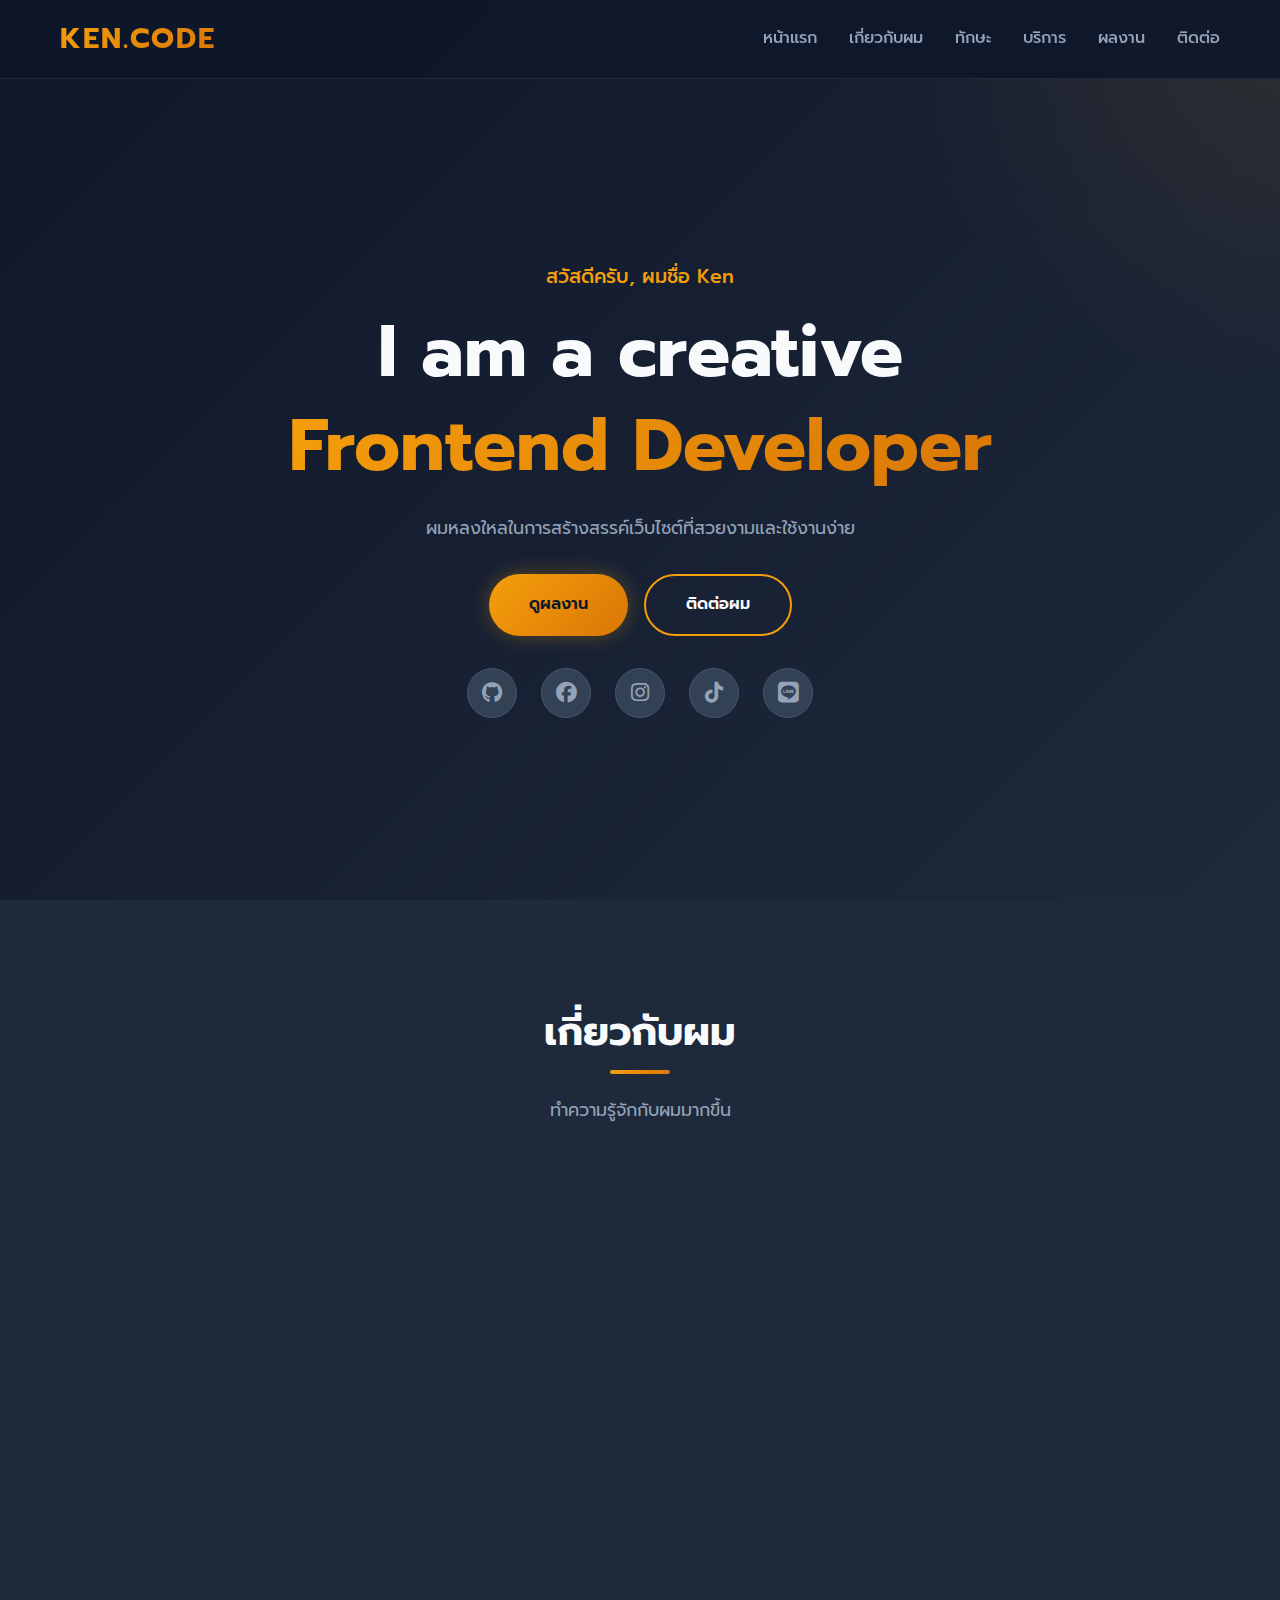
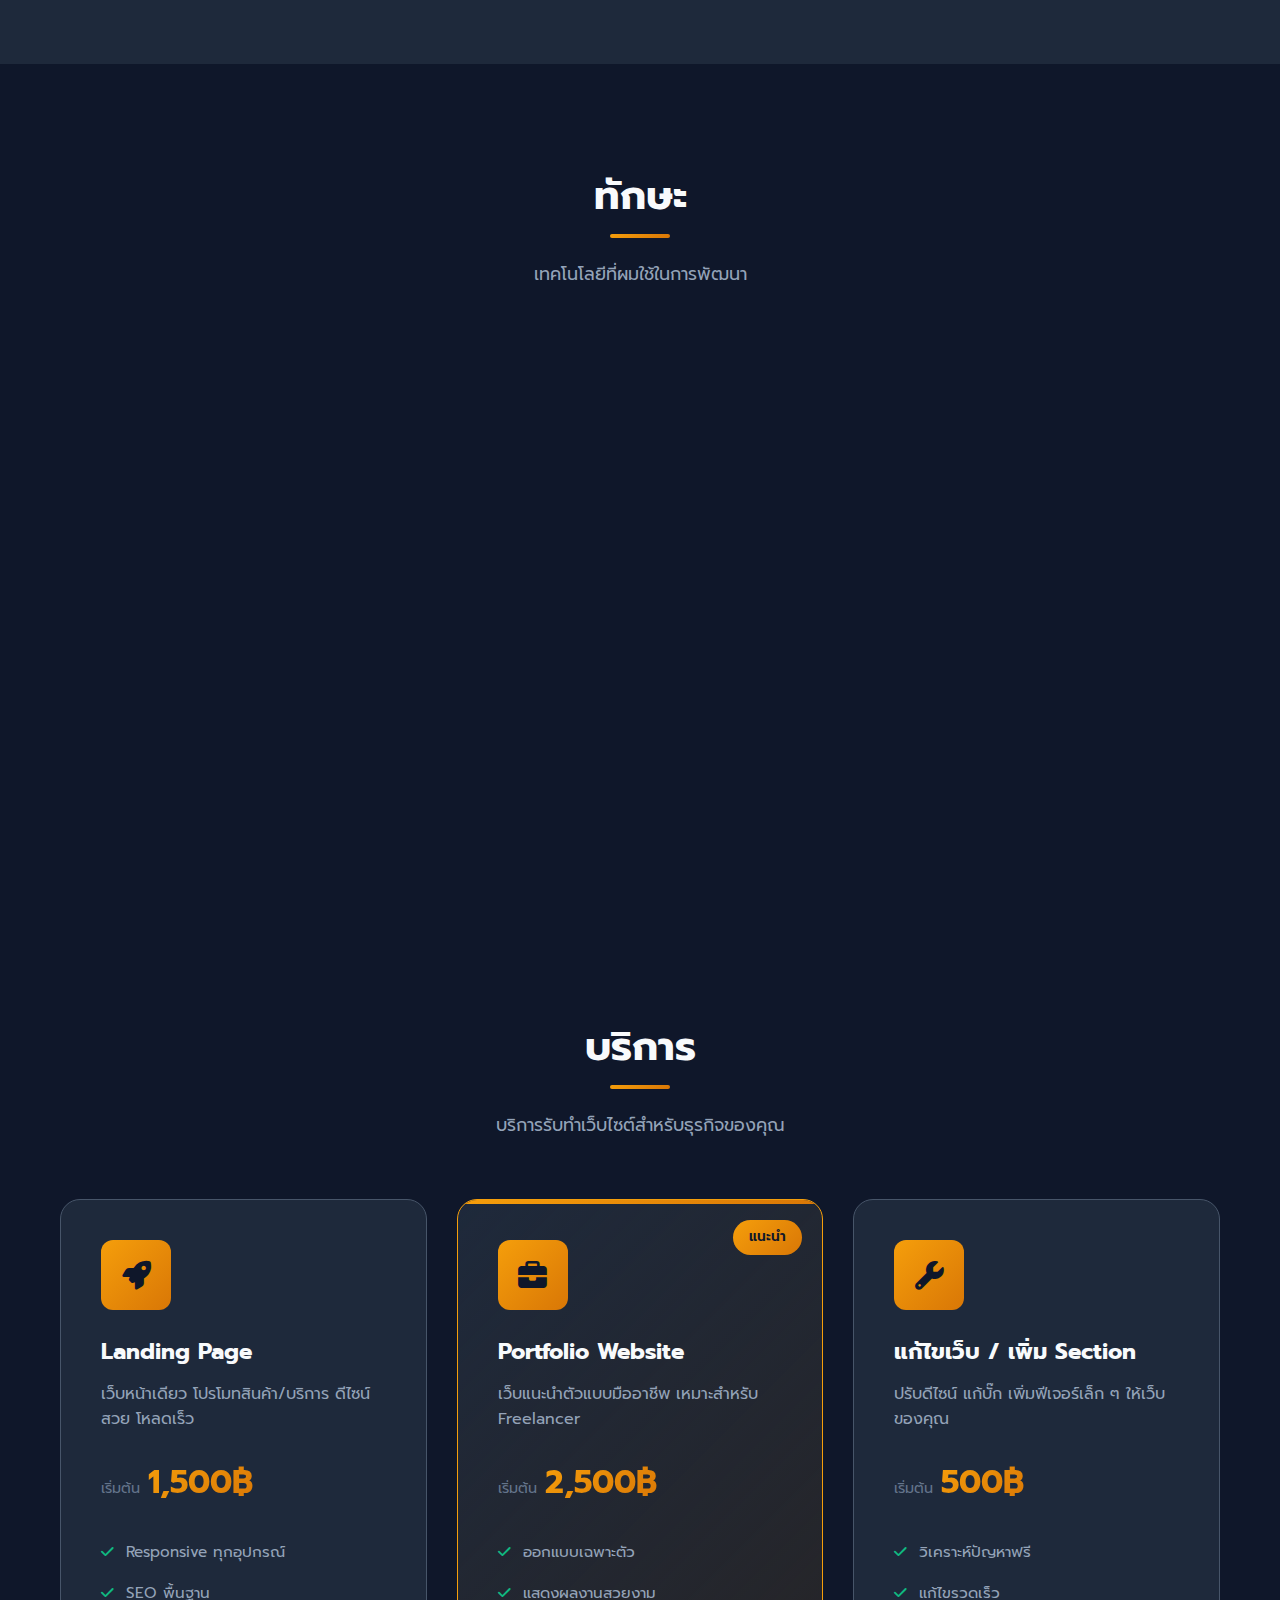
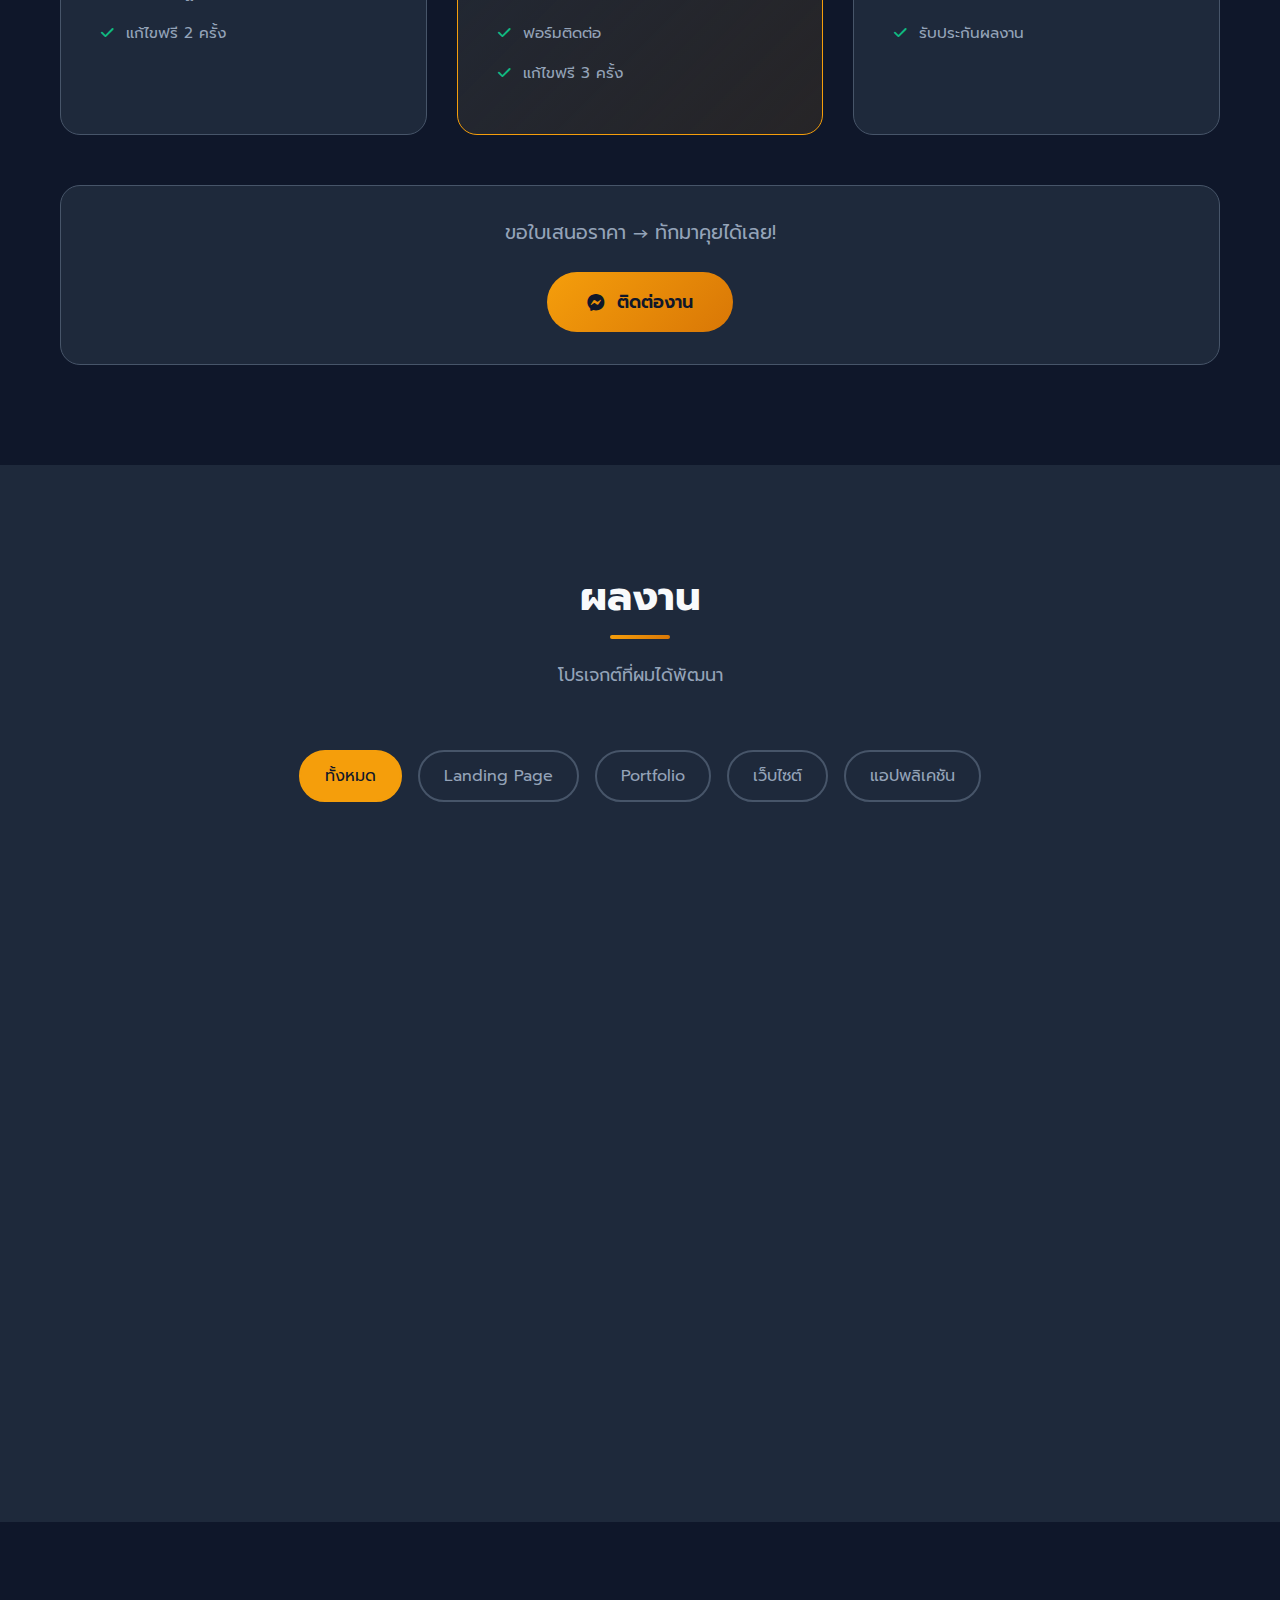
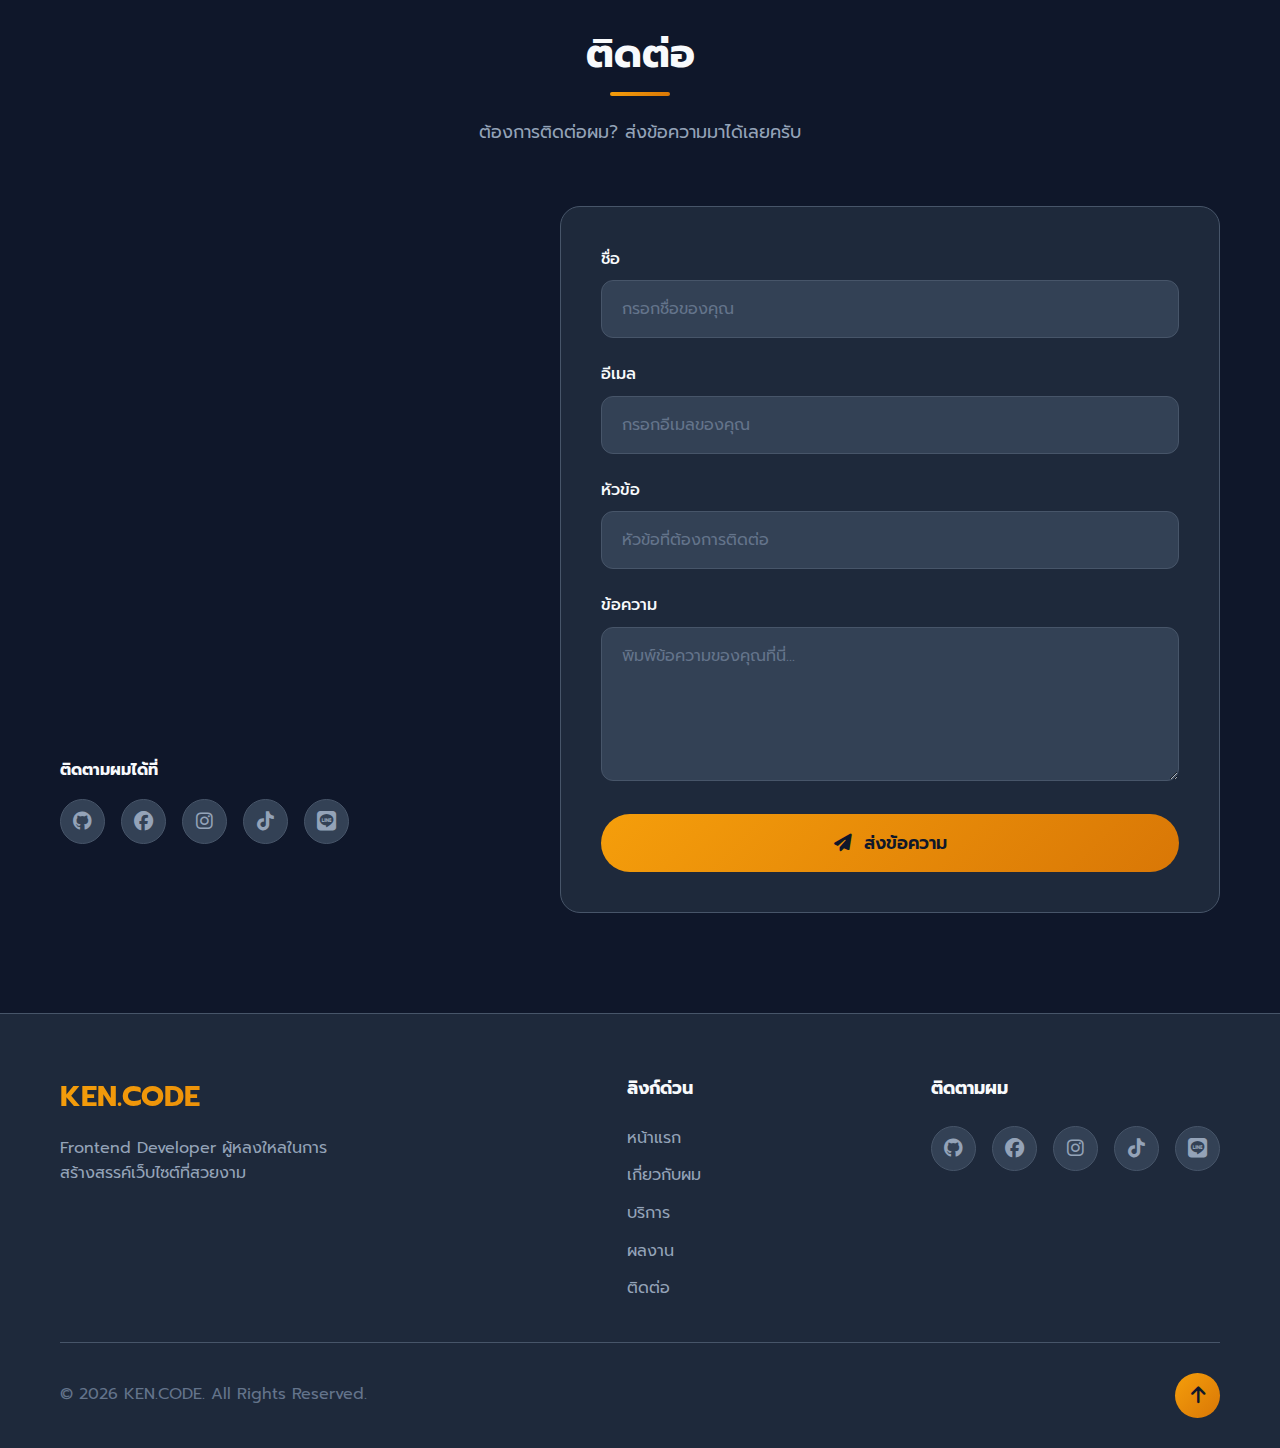
<file: index.html>
<!DOCTYPE html>
<html lang="th">

<head>
  <meta charset="UTF-8">
  <meta name="viewport" content="width=device-width, initial-scale=1.0">
  <meta name="description" content="Portfolio ของ Ken - Frontend Developer ผู้เชี่ยวชาญด้านการพัฒนาเว็บไซต์">
  <meta name="keywords" content="Frontend Developer, Web Developer, Portfolio, HTML, CSS, JavaScript">
  <meta name="author" content="Ken">
  <title>KEN.CODE | Frontend Developer Portfolio</title>

  <link rel="stylesheet" href="Portfolio.css">
  <link rel="stylesheet" href="https://cdnjs.cloudflare.com/ajax/libs/font-awesome/6.5.1/css/all.min.css">
  <link href="https://fonts.googleapis.com/css2?family=Prompt:wght@300;400;500;600;700&display=swap" rel="stylesheet">

</head>

<body>

  <!-- Header Section -->
  <header id="home">
    <nav>
      <div class="container">
        <div class="nav-wapper">
          <div class="logo">
            <h1 class="ken-code">KEN.CODE</h1>
          </div>
          <ul class="menu" id="navMenu">
            <li><a href="#home">หน้าแรก</a></li>
            <li><a href="#about">เกี่ยวกับผม</a></li>
            <li><a href="#skills">ทักษะ</a></li>
            <li><a href="#services">บริการ</a></li>
            <li><a href="#portfolio">ผลงาน</a></li>
            <li><a href="#contact">ติดต่อ</a></li>
          </ul>
          <div class="hamberger" id="hamburger">
            <i class="fa-solid fa-bars"></i>
          </div>
        </div>
      </div>
    </nav>

    <div class="portfolio-title">
      <div class="container">
        <div class="portfolio-title-wapper">
          <div class="portfolio-title-box">
            <p class="greeting">สวัสดีครับ, ผมชื่อ Ken</p>
            <h1>I am a creative</h1>
            <h1 class="highlight">Frontend Developer</h1>
            <p class="subtitle">ผมหลงใหลในการสร้างสรรค์เว็บไซต์ที่สวยงามและใช้งานง่าย</p>
            <div class="hero-buttons">
              <a href="#portfolio" class="portfolio-btn primary">ดูผลงาน</a>
              <a href="#contact" class="portfolio-btn secondary">ติดต่อผม</a>
            </div>
            <div class="social-links">
              <a href="https://github.com/rothken09/ken.code.github.io.git" aria-label="GitHub"><i
                  class="fa-brands fa-github"></i></a>
              <a href="https://web.facebook.com/slotsamulee/" target="_blank" aria-label="Facebook"><i
                  class="fa-brands fa-facebook"></i></a>
              <a href="https://www.instagram.com/ken.tatsana/" target="_blank" aria-label="Instagram"><i
                  class="fa-brands fa-instagram"></i></a>
              <a href="https://www.tiktok.com/@ken_tatsana" target="_blank" aria-label="TikTok"><i
                  class="fa-brands fa-tiktok"></i></a>
              <a href="https://line.me/ti/p/EdvGabjvYC" target="_blank" aria-label="LINE"><i
                  class="fa-brands fa-line"></i></a>
            </div>
          </div>
        </div>
      </div>
    </div>
  </header>

  <!-- About Section -->
  <section id="about" class="about-section">
    <div class="container">
      <div class="section-header">
        <h2>เกี่ยวกับผม</h2>
        <p>ทำความรู้จักกับผมมากขึ้น</p>
      </div>
      <div class="about-content">
        <div class="about-image">
          <img src="image/Profile.png" alt="Profile">
        </div>
        <div class="about-text">
          <h3>Frontend Developer & UI/UX Enthusiast</h3>
          <p>
            สวัสดีครับ! ผมเป็น Frontend Developer ที่หลงใหลในการสร้างสรรค์เว็บไซต์ที่สวยงาม
            ใช้งานง่าย และมีประสิทธิภาพ ผมมีประสบการณ์ในการพัฒนาเว็บไซต์โดยใช้เทคโนโลยีที่ทันสมัย
          </p>
          <p>
            ผมเชื่อว่าการออกแบบที่ดีควรทำให้ผู้ใช้รู้สึกสะดวกสบายและมีประสบการณ์ที่ดีในการใช้งาน
            ผมพร้อมเรียนรู้สิ่งใหม่ๆ และพัฒนาตัวเองอยู่เสมอ
          </p>
          <div class="about-info">
            <div class="info-item">
              <i class="fa-solid fa-graduation-cap"></i>
              <span>นักศึกษา</span>
            </div>
            <div class="info-item">
              <i class="fa-solid fa-location-dot"></i>
              <span>ประเทศไทย</span>
            </div>
            <div class="info-item">
              <i class="fa-solid fa-code"></i>
              <span>Frontend Developer</span>
            </div>
          </div>
          <a href="#contact" class="btn-download">
            <i class="fa-solid fa-comments"></i> ติดต่องาน
          </a>
        </div>
      </div>
    </div>
  </section>

  <!-- Skills Section -->
  <section id="skills" class="skills-section">
    <div class="container">
      <div class="section-header">
        <h2>ทักษะ</h2>
        <p>เทคโนโลยีที่ผมใช้ในการพัฒนา</p>
      </div>
      <div class="skills-grid">
        <div class="skill-card">
          <i class="fa-brands fa-html5"></i>
          <h4>HTML5</h4>
          <div class="skill-bar">
            <div class="skill-progress" style="width: 90%"></div>
          </div>
          <span class="skill-percent">90%</span>
        </div>
        <div class="skill-card">
          <i class="fa-brands fa-css3-alt"></i>
          <h4>CSS3</h4>
          <div class="skill-bar">
            <div class="skill-progress" style="width: 85%"></div>
          </div>
          <span class="skill-percent">85%</span>
        </div>
        <div class="skill-card">
          <i class="fa-brands fa-js"></i>
          <h4>JavaScript</h4>
          <div class="skill-bar">
            <div class="skill-progress" style="width: 75%"></div>
          </div>
          <span class="skill-percent">75%</span>
        </div>
        <div class="skill-card">
          <i class="fa-brands fa-react"></i>
          <h4>React</h4>
          <div class="skill-bar">
            <div class="skill-progress" style="width: 60%"></div>
          </div>
          <span class="skill-percent">60%</span>
        </div>
        <div class="skill-card">
          <i class="fa-brands fa-bootstrap"></i>
          <h4>Bootstrap</h4>
          <div class="skill-bar">
            <div class="skill-progress" style="width: 80%"></div>
          </div>
          <span class="skill-percent">80%</span>
        </div>
        <div class="skill-card">
          <i class="fa-brands fa-git-alt"></i>
          <h4>Git</h4>
          <div class="skill-bar">
            <div class="skill-progress" style="width: 70%"></div>
          </div>
          <span class="skill-percent">70%</span>
        </div>
      </div>
    </div>
  </section>

  <!-- Services Section -->
  <section id="services" class="services-section">
    <div class="container">
      <div class="section-header">
        <h2>บริการ</h2>
        <p>บริการรับทำเว็บไซต์สำหรับธุรกิจของคุณ</p>
      </div>
      <div class="services-grid">
        <div class="service-card">
          <div class="service-icon">
            <i class="fa-solid fa-rocket"></i>
          </div>
          <h3>Landing Page</h3>
          <p class="service-desc">เว็บหน้าเดียว โปรโมทสินค้า/บริการ ดีไซน์สวย โหลดเร็ว</p>
          <div class="service-price">
            <span class="price-label">เริ่มต้น</span>
            <span class="price-amount">1,500฿</span>
          </div>
          <ul class="service-features">
            <li><i class="fa-solid fa-check"></i> Responsive ทุกอุปกรณ์</li>
            <li><i class="fa-solid fa-check"></i> SEO พื้นฐาน</li>
            <li><i class="fa-solid fa-check"></i> แก้ไขฟรี 2 ครั้ง</li>
          </ul>
        </div>
        <div class="service-card featured">
          <div class="service-badge">แนะนำ</div>
          <div class="service-icon">
            <i class="fa-solid fa-briefcase"></i>
          </div>
          <h3>Portfolio Website</h3>
          <p class="service-desc">เว็บแนะนำตัวแบบมืออาชีพ เหมาะสำหรับ Freelancer</p>
          <div class="service-price">
            <span class="price-label">เริ่มต้น</span>
            <span class="price-amount">2,500฿</span>
          </div>
          <ul class="service-features">
            <li><i class="fa-solid fa-check"></i> ออกแบบเฉพาะตัว</li>
            <li><i class="fa-solid fa-check"></i> แสดงผลงานสวยงาม</li>
            <li><i class="fa-solid fa-check"></i> ฟอร์มติดต่อ</li>
            <li><i class="fa-solid fa-check"></i> แก้ไขฟรี 3 ครั้ง</li>
          </ul>
        </div>
        <div class="service-card">
          <div class="service-icon">
            <i class="fa-solid fa-wrench"></i>
          </div>
          <h3>แก้ไขเว็บ / เพิ่ม Section</h3>
          <p class="service-desc">ปรับดีไซน์ แก้บั๊ก เพิ่มฟีเจอร์เล็ก ๆ ให้เว็บของคุณ</p>
          <div class="service-price">
            <span class="price-label">เริ่มต้น</span>
            <span class="price-amount">500฿</span>
          </div>
          <ul class="service-features">
            <li><i class="fa-solid fa-check"></i> วิเคราะห์ปัญหาฟรี</li>
            <li><i class="fa-solid fa-check"></i> แก้ไขรวดเร็ว</li>
            <li><i class="fa-solid fa-check"></i> รับประกันผลงาน</li>
          </ul>
        </div>
      </div>
      <div class="services-cta">
        <p>ขอใบเสนอราคา → ทักมาคุยได้เลย!</p>
        <a href="#contact" class="btn-quote">
          <i class="fa-brands fa-facebook-messenger"></i> ติดต่องาน
        </a>
      </div>
    </div>
  </section>

  <!-- Portfolio Section -->

  <section id="portfolio" class="portfolio-section">
    <div class="container">
      <div class="section-header">
        <h2>ผลงาน</h2>
        <p>โปรเจกต์ที่ผมได้พัฒนา</p>
      </div>
      <div class="portfolio-filter">
        <button class="filter-btn active" data-filter="all">ทั้งหมด</button>
        <button class="filter-btn" data-filter="landing">Landing Page</button>
        <button class="filter-btn" data-filter="portfolio">Portfolio</button>
        <button class="filter-btn" data-filter="web">เว็บไซต์</button>
        <button class="filter-btn" data-filter="app">แอปพลิเคชัน</button>
      </div>
      <div class="portfolio-grid">
        <div class="portfolio-item" data-category="landing">
          <div class="portfolio-image">
            <div class="image-placeholder project">
              <i class="fa-solid fa-mug-hot"></i>
            </div>
            <div class="portfolio-overlay">
              <h4>Landing Page ร้านกาแฟ</h4>
              <p>HTML, CSS, JavaScript</p>
              <div class="portfolio-links">
                <a href="projects/coffee-landing/index.html" aria-label="View Demo"><i class="fa-solid fa-eye"></i></a>
                <a href="#" aria-label="View Code"><i class="fa-brands fa-github"></i></a>
              </div>
            </div>
          </div>
        </div>
        <div class="portfolio-item" data-category="web">
          <div class="portfolio-image">
            <div class="image-placeholder project">
              <i class="fa-solid fa-utensils"></i>
            </div>
            <div class="portfolio-overlay">
              <h4>เว็บไซต์ร้านอาหาร</h4>
              <p>HTML, CSS, Responsive</p>
              <div class="portfolio-links">
                <a href="projects/restaurant/index.html" aria-label="View Demo"><i class="fa-solid fa-eye"></i></a>
                <a href="#" aria-label="View Code"><i class="fa-brands fa-github"></i></a>
              </div>
            </div>
          </div>
        </div>
        <div class="portfolio-item" data-category="app">
          <div class="portfolio-image">
            <div class="image-placeholder project">
              <i class="fa-solid fa-calendar-check"></i>
            </div>
            <div class="portfolio-overlay">
              <h4>ระบบจองคิวออนไลน์</h4>
              <p>HTML, CSS, JavaScript</p>
              <div class="portfolio-links">
                <a href="projects/booking-app/index.html" aria-label="View Demo"><i class="fa-solid fa-eye"></i></a>
                <a href="#" aria-label="View Code"><i class="fa-brands fa-github"></i></a>
              </div>
            </div>
          </div>
        </div>
        <div class="portfolio-item" data-category="app">
          <div class="portfolio-image">
            <div class="image-placeholder project">
              <i class="fa-solid fa-calculator"></i>
            </div>
            <div class="portfolio-overlay">
              <h4>เครื่องคิดเลขออนไลน์</h4>
              <p>JavaScript, CSS Animation</p>
              <div class="portfolio-links">
                <a href="projects/calculator/index.html" aria-label="View Demo"><i class="fa-solid fa-eye"></i></a>
                <a href="#" aria-label="View Code"><i class="fa-brands fa-github"></i></a>
              </div>
            </div>
          </div>
        </div>
      </div>

    </div>
  </section>

  <!-- Contact Section -->
  <section id="contact" class="contact-section">
    <div class="container">
      <div class="section-header">
        <h2>ติดต่อ</h2>
        <p>ต้องการติดต่อผม? ส่งข้อความมาได้เลยครับ</p>
      </div>
      <div class="contact-content">
        <div class="contact-info">
          <div class="contact-item">
            <div class="contact-icon">
              <i class="fa-solid fa-envelope"></i>
            </div>
            <div class="contact-details">
              <h4>อีเมล</h4>
              <p>tatsana.33@gmail.com</p>
            </div>
          </div>
          <div class="contact-item">
            <div class="contact-icon">
              <i class="fa-solid fa-phone"></i>
            </div>
            <div class="contact-details">
              <h4>โทรศัพท์</h4>
              <p>+66 99 039 7967</p>
            </div>
          </div>
          <div class="contact-item">
            <div class="contact-icon">
              <i class="fa-solid fa-location-dot"></i>
            </div>
            <div class="contact-details">
              <h4>ที่อยู่</h4>
              <p>อุบลราชธานี, ประเทศไทย</p>
            </div>
          </div>
          <div class="contact-item">
            <div class="contact-icon">
              <i class="fa-brands fa-line"></i>
            </div>
            <div class="contact-details">
              <h4>LINE</h4>
              <p>rothken09</p>
            </div>
          </div>
          <div class="contact-social">
            <h4>ติดตามผมได้ที่</h4>
            <div class="social-icons">
              <a href="https://github.com/rothken09/ken.code.github.io.git" aria-label="GitHub" target="_blank"><i
                  class="fa-brands fa-github"></i></a>
              <a href="https://web.facebook.com/slotsamulee/" aria-label="Facebook" target="_blank"><i
                  class="fa-brands fa-facebook"></i></a>
              <a href="https://www.instagram.com/ken.tatsana/" aria-label="Instagram" target="_blank"><i
                  class="fa-brands fa-instagram"></i></a>
              <a href="https://www.tiktok.com/@ken_tatsana" aria-label="TikTok" target="_blank"><i
                  class="fa-brands fa-tiktok"></i></a>
              <a href="https://line.me/ti/p/~YOUR_LINE_ID" aria-label="LINE" target="_blank"><i
                  class="fa-brands fa-line"></i></a>
            </div>
          </div>
        </div>
        <div class="contact-form">
          <form id="contactForm" action="https://formspree.io/f/mkozyokr" method="POST">
            <div class="form-group">
              <label for="name">ชื่อ</label>
              <input type="text" id="name" name="name" placeholder="กรอกชื่อของคุณ" required>
            </div>
            <div class="form-group">
              <label for="email">อีเมล</label>
              <input type="email" id="email" name="email" placeholder="กรอกอีเมลของคุณ" required>
            </div>
            <div class="form-group">
              <label for="subject">หัวข้อ</label>
              <input type="text" id="subject" name="subject" placeholder="หัวข้อที่ต้องการติดต่อ" required>
            </div>
            <div class="form-group">
              <label for="message">ข้อความ</label>
              <textarea id="message" name="message" rows="5" placeholder="พิมพ์ข้อความของคุณที่นี่..."
                required></textarea>
            </div>
            <button type="submit" class="btn-submit">
              <i class="fa-solid fa-paper-plane"></i> ส่งข้อความ
            </button>
          </form>
        </div>
      </div>
    </div>
  </section>

  <!-- Footer -->
  <footer class="footer">
    <div class="container">
      <div class="footer-content">
        <div class="footer-logo">
          <h2>KEN.CODE</h2>
          <p>Frontend Developer ผู้หลงใหลในการสร้างสรรค์เว็บไซต์ที่สวยงาม</p>
        </div>
        <div class="footer-links">
          <h4>ลิงก์ด่วน</h4>
          <ul>
            <li><a href="#home">หน้าแรก</a></li>
            <li><a href="#about">เกี่ยวกับผม</a></li>
            <li><a href="#services">บริการ</a></li>
            <li><a href="#portfolio">ผลงาน</a></li>
            <li><a href="#contact">ติดต่อ</a></li>
          </ul>
        </div>
        <div class="footer-social">
          <h4>ติดตามผม</h4>
          <div class="social-icons">
            <a href="https://ken.code.github.io" aria-label="GitHub" target="_blank"><i
                class="fa-brands fa-github"></i></a>
            <a href="https://web.facebook.com/slotsamulee/" aria-label="Facebook" target="_blank"><i
                class="fa-brands fa-facebook"></i></a>
            <a href="https://www.instagram.com/ken.tatsana/" aria-label="Instagram" target="_blank"><i
                class="fa-brands fa-instagram"></i></a>
            <a href="https://www.tiktok.com/@ken_tatsana" aria-label="TikTok" target="_blank"><i
                class="fa-brands fa-tiktok"></i></a>
            <a href="https://line.me/ti/p/EdvGabjvYC" aria-label="LINE" target="_blank"><i
                class="fa-brands fa-line"></i></a>
          </div>
        </div>
      </div>
      <div class="footer-bottom">
        <p>&copy; 2026 KEN.CODE. All Rights Reserved.</p>
        <a href="#home" class="back-to-top" aria-label="Back to top">
          <i class="fa-solid fa-arrow-up"></i>
        </a>
      </div>
    </div>
  </footer>

  <script src="Portfolio.js"></script>

</body>

</html>
</file>
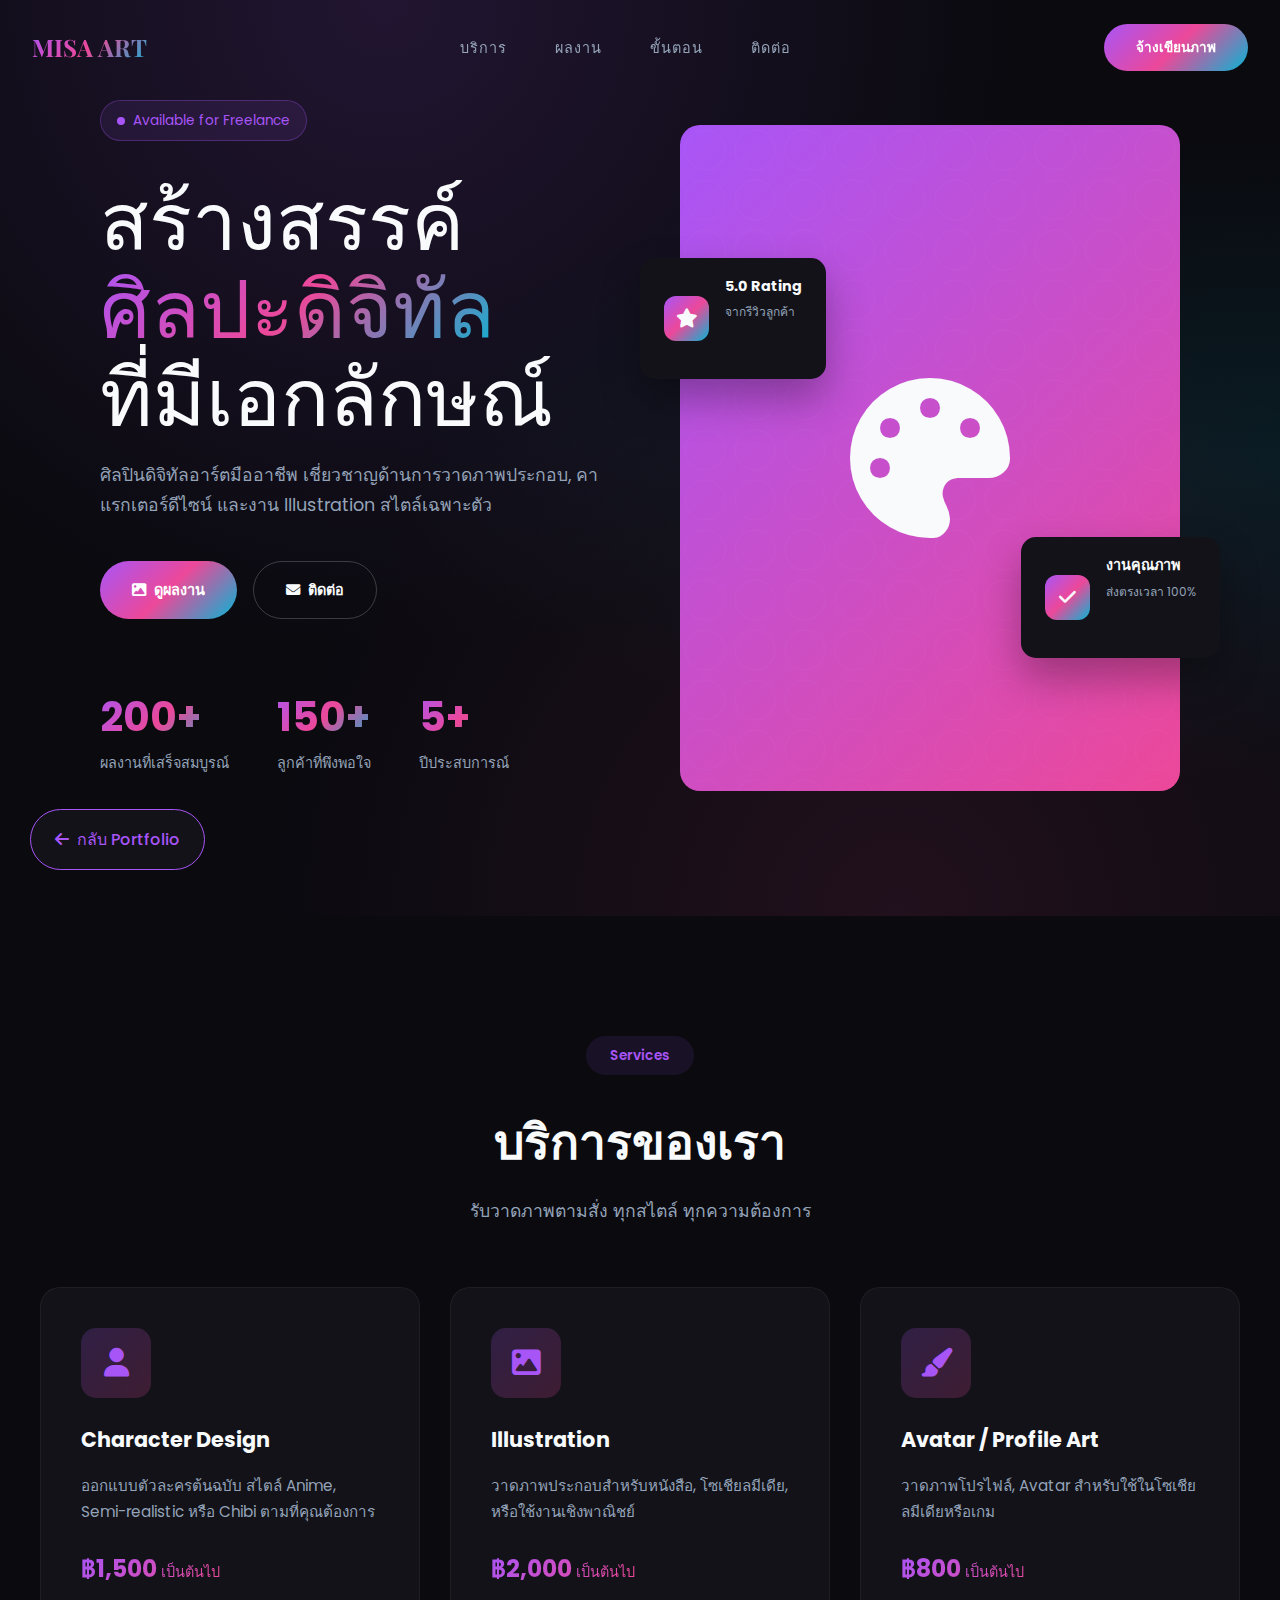
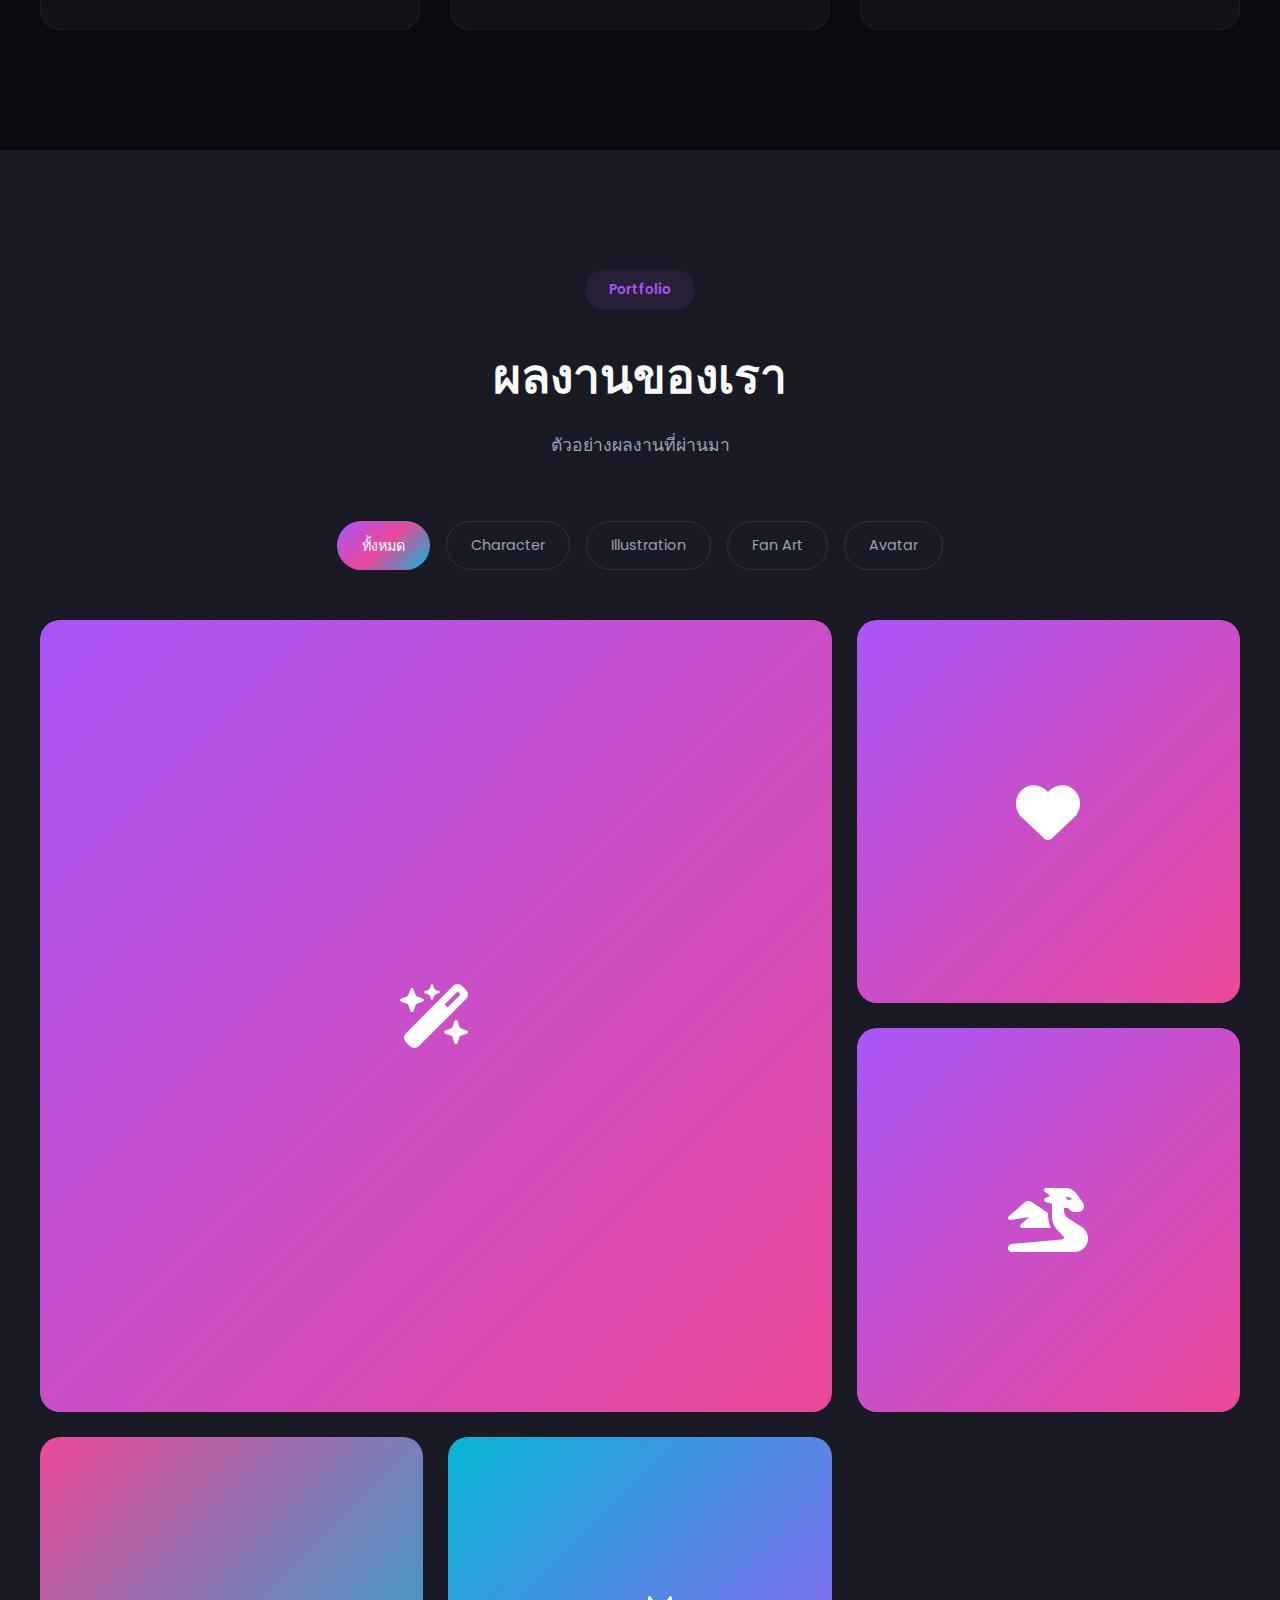
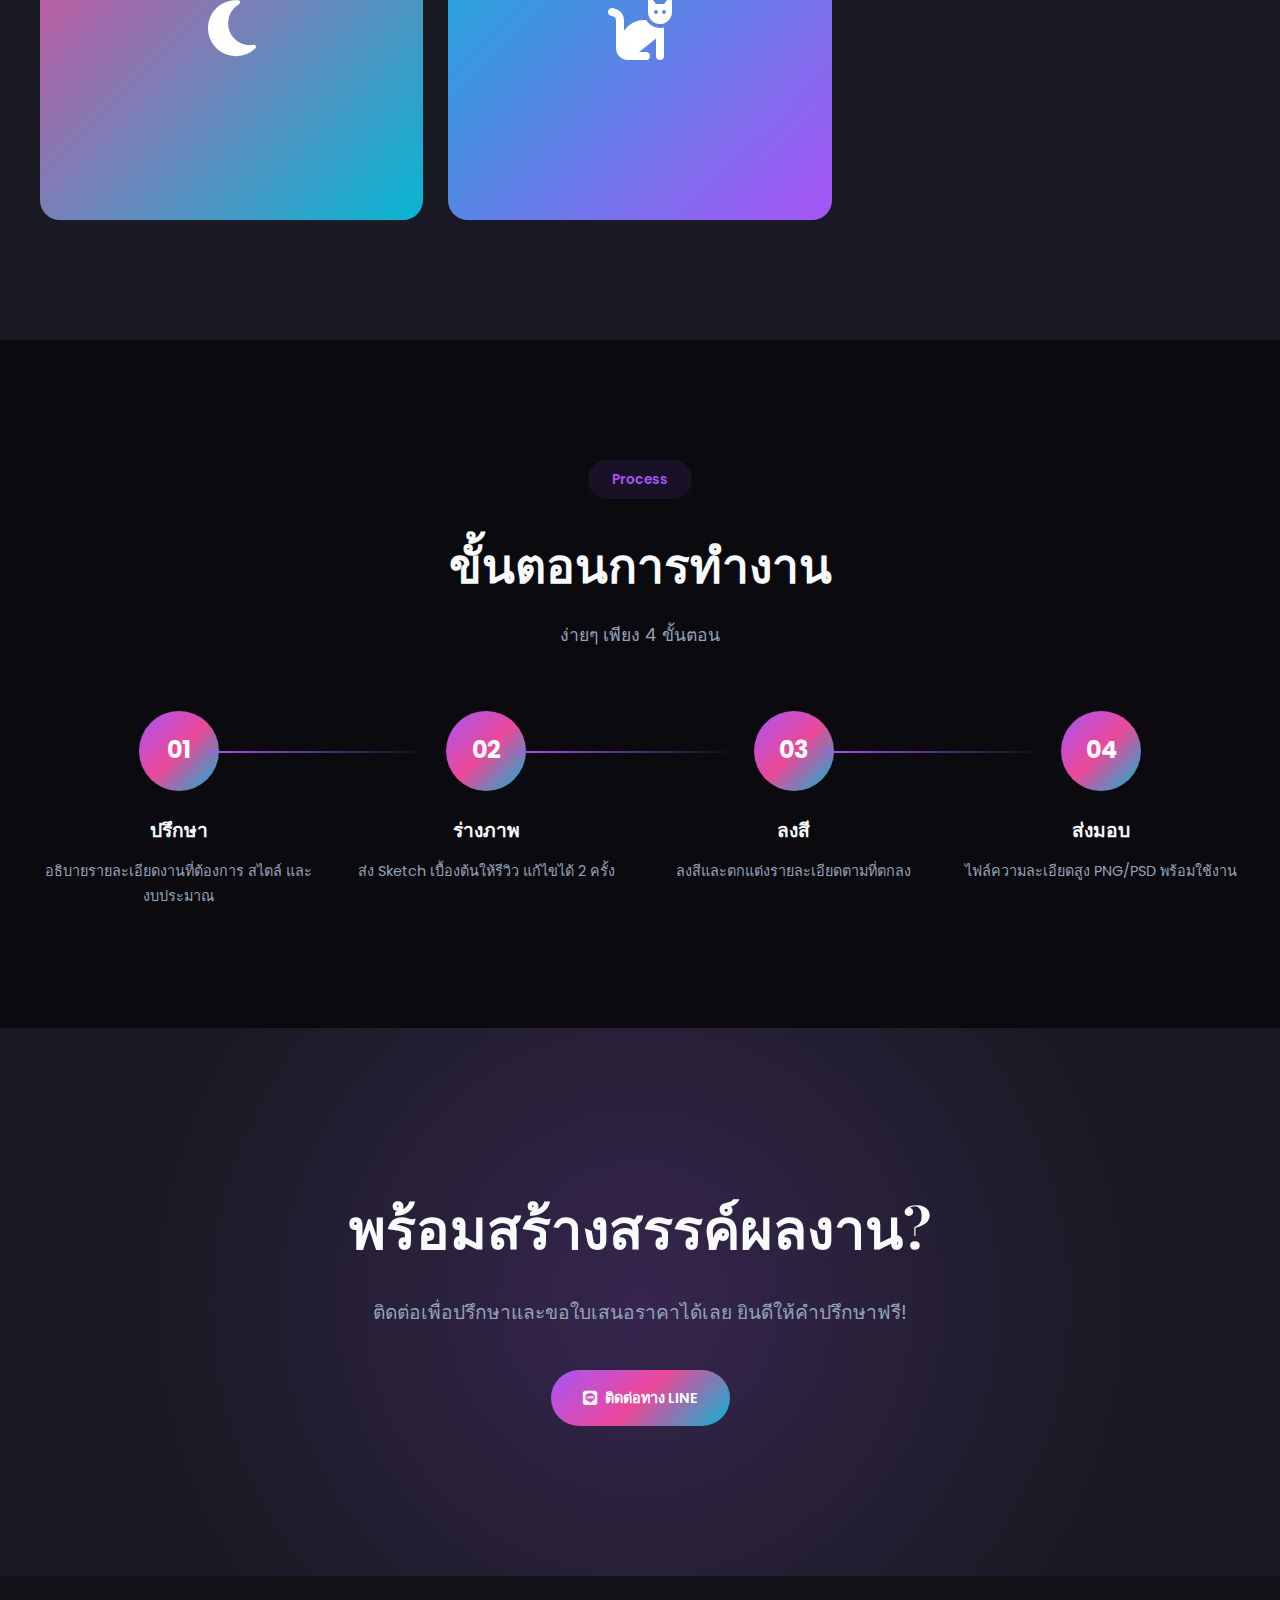
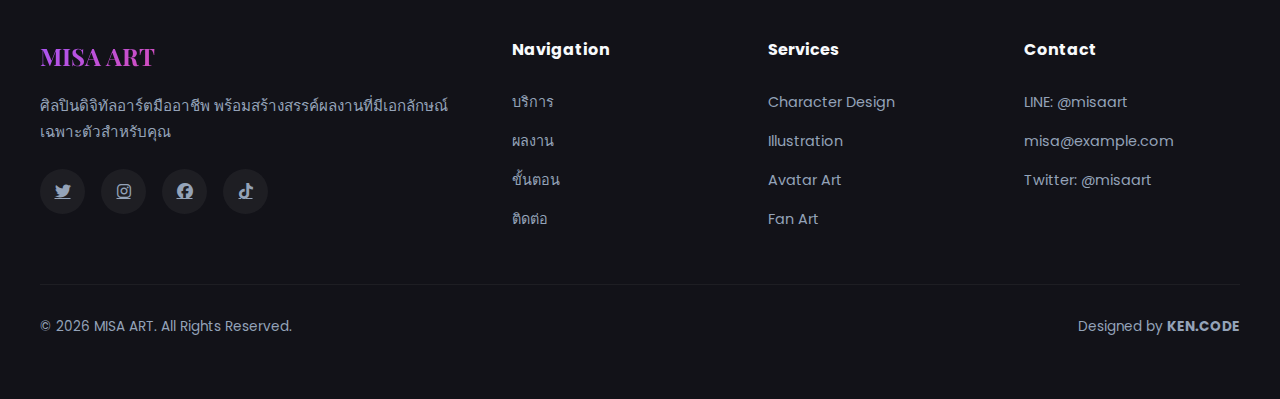
<file: projects/artist-portfolio/index.html>
<!DOCTYPE html>
<html lang="th">

<head>
  <meta charset="UTF-8">
  <meta name="viewport" content="width=device-width, initial-scale=1.0">
  <meta name="description" content="MISA ART - Portfolio ของศิลปินดิจิทัลอาร์ตมืออาชีพ">
  <title>MISA ART | Digital Artist Portfolio</title>
  <link rel="stylesheet" href="https://cdnjs.cloudflare.com/ajax/libs/font-awesome/6.5.1/css/all.min.css">
  <link
    href="https://fonts.googleapis.com/css2?family=Playfair+Display:wght@400;500;600;700&family=Poppins:wght@300;400;500;600;700&display=swap"
    rel="stylesheet">
  <style>
    * {
      margin: 0;
      padding: 0;
      box-sizing: border-box;
    }

    :root {
      --bg-dark: #0a0a0f;
      --bg-card: #121218;
      --bg-light: #1a1a24;
      --primary: #a855f7;
      --primary-light: #c084fc;
      --primary-dark: #7c3aed;
      --secondary: #ec4899;
      --accent: #06b6d4;
      --text-primary: #f8fafc;
      --text-secondary: #94a3b8;
      --gradient: linear-gradient(135deg, var(--primary) 0%, var(--secondary) 50%, var(--accent) 100%);
    }

    html {
      scroll-behavior: smooth;
    }

    body {
      font-family: 'Poppins', sans-serif;
      background: var(--bg-dark);
      color: var(--text-primary);
      line-height: 1.7;
      overflow-x: hidden;
    }

    /* Custom Cursor */
    .cursor {
      width: 20px;
      height: 20px;
      border: 2px solid var(--primary);
      border-radius: 50%;
      position: fixed;
      pointer-events: none;
      z-index: 9999;
      transition: transform 0.1s ease;
      mix-blend-mode: difference;
    }

    /* Navbar */
    .navbar {
      position: fixed;
      top: 0;
      left: 0;
      right: 0;
      z-index: 1000;
      padding: 1.5rem 0;
      transition: all 0.3s ease;
    }

    .navbar.scrolled {
      background: rgba(10, 10, 15, 0.95);
      backdrop-filter: blur(20px);
      padding: 1rem 0;
    }

    .nav-container {
      max-width: 1400px;
      margin: 0 auto;
      padding: 0 2rem;
      display: flex;
      justify-content: space-between;
      align-items: center;
    }

    .logo {
      font-family: 'Playfair Display', serif;
      font-size: 1.5rem;
      font-weight: 700;
      background: var(--gradient);
      -webkit-background-clip: text;
      -webkit-text-fill-color: transparent;
      background-clip: text;
      text-decoration: none;
    }

    .nav-links {
      display: flex;
      gap: 3rem;
      list-style: none;
    }

    .nav-links a {
      color: var(--text-secondary);
      text-decoration: none;
      font-size: 0.9rem;
      font-weight: 500;
      letter-spacing: 1px;
      transition: all 0.3s ease;
    }

    .nav-links a:hover {
      color: var(--primary);
    }

    .nav-cta {
      padding: 0.75rem 2rem;
      background: var(--gradient);
      color: white;
      border-radius: 50px;
      text-decoration: none;
      font-size: 0.85rem;
      font-weight: 600;
      transition: all 0.3s ease;
    }

    .nav-cta:hover {
      transform: translateY(-2px);
      box-shadow: 0 10px 30px rgba(168, 85, 247, 0.3);
    }

    /* Back Button */
    .back-btn {
      position: fixed;
      bottom: 30px;
      left: 30px;
      z-index: 1000;
      padding: 1rem 1.5rem;
      background: var(--bg-card);
      color: var(--primary);
      border-radius: 50px;
      text-decoration: none;
      font-weight: 500;
      display: flex;
      align-items: center;
      gap: 0.5rem;
      transition: all 0.3s ease;
      border: 1px solid var(--primary);
    }

    .back-btn:hover {
      background: var(--primary);
      color: white;
      transform: translateY(-3px);
    }

    /* Hero Section */
    .hero {
      min-height: 100vh;
      display: flex;
      align-items: center;
      position: relative;
      padding: 100px 2rem;
      overflow: hidden;
    }

    .hero-bg {
      position: absolute;
      inset: 0;
      background: radial-gradient(ellipse at 30% 0%, rgba(168, 85, 247, 0.15) 0%, transparent 50%),
        radial-gradient(ellipse at 70% 100%, rgba(236, 72, 153, 0.1) 0%, transparent 50%),
        radial-gradient(ellipse at 100% 50%, rgba(6, 182, 212, 0.1) 0%, transparent 50%);
    }

    .hero-container {
      max-width: 1400px;
      margin: 0 auto;
      display: grid;
      grid-template-columns: 1fr 1fr;
      gap: 80px;
      align-items: center;
      position: relative;
      z-index: 1;
    }

    .hero-content {
      animation: fadeInUp 1s ease;
    }

    @keyframes fadeInUp {
      from {
        opacity: 0;
        transform: translateY(30px);
      }

      to {
        opacity: 1;
        transform: translateY(0);
      }
    }

    .hero-badge {
      display: inline-flex;
      align-items: center;
      gap: 0.5rem;
      padding: 0.5rem 1rem;
      background: rgba(168, 85, 247, 0.1);
      border: 1px solid rgba(168, 85, 247, 0.3);
      border-radius: 50px;
      color: var(--primary);
      font-size: 0.85rem;
      margin-bottom: 2rem;
    }

    .hero-badge::before {
      content: '';
      width: 8px;
      height: 8px;
      background: var(--primary);
      border-radius: 50%;
      animation: pulse 2s infinite;
    }

    @keyframes pulse {

      0%,
      100% {
        opacity: 1;
      }

      50% {
        opacity: 0.5;
      }
    }

    .hero h1 {
      font-family: 'Playfair Display', serif;
      font-size: clamp(3rem, 8vw, 5rem);
      font-weight: 400;
      line-height: 1.1;
      margin-bottom: 1.5rem;
    }

    .hero h1 span {
      background: var(--gradient);
      -webkit-background-clip: text;
      -webkit-text-fill-color: transparent;
      background-clip: text;
    }

    .hero p {
      font-size: 1.1rem;
      color: var(--text-secondary);
      margin-bottom: 2.5rem;
      max-width: 500px;
    }

    .hero-buttons {
      display: flex;
      gap: 1rem;
      flex-wrap: wrap;
    }

    .btn {
      padding: 1rem 2rem;
      border-radius: 50px;
      text-decoration: none;
      font-weight: 600;
      font-size: 0.9rem;
      display: inline-flex;
      align-items: center;
      gap: 0.5rem;
      transition: all 0.3s ease;
    }

    .btn-primary {
      background: var(--gradient);
      color: white;
    }

    .btn-primary:hover {
      transform: translateY(-3px);
      box-shadow: 0 15px 40px rgba(168, 85, 247, 0.3);
    }

    .btn-outline {
      background: transparent;
      color: var(--text-primary);
      border: 1px solid rgba(255, 255, 255, 0.2);
    }

    .btn-outline:hover {
      border-color: var(--primary);
      color: var(--primary);
    }

    .hero-stats {
      display: flex;
      gap: 3rem;
      margin-top: 4rem;
    }

    .stat-item h3 {
      font-size: 2.5rem;
      font-weight: 700;
      background: var(--gradient);
      -webkit-background-clip: text;
      -webkit-text-fill-color: transparent;
      background-clip: text;
    }

    .stat-item p {
      color: var(--text-secondary);
      font-size: 0.9rem;
    }

    .hero-image {
      position: relative;
      animation: fadeInUp 1s ease 0.3s both;
    }

    .hero-image-main {
      width: 100%;
      aspect-ratio: 3/4;
      background: linear-gradient(135deg, var(--primary), var(--secondary));
      border-radius: 20px;
      display: flex;
      align-items: center;
      justify-content: center;
      font-size: 10rem;
      position: relative;
      overflow: hidden;
    }

    .hero-image-main::before {
      content: '';
      position: absolute;
      inset: 0;
      background: url('data:image/svg+xml,<svg xmlns="http://www.w3.org/2000/svg" viewBox="0 0 100 100"><circle cx="50" cy="50" r="40" fill="none" stroke="white" stroke-width="0.5" opacity="0.1"/></svg>') repeat;
      background-size: 50px;
    }

    .floating-card {
      position: absolute;
      background: var(--bg-card);
      border-radius: 15px;
      padding: 1rem 1.5rem;
      display: flex;
      align-items: center;
      gap: 1rem;
      box-shadow: 0 20px 40px rgba(0, 0, 0, 0.3);
      animation: float 3s ease-in-out infinite;
    }

    .floating-card-1 {
      top: 20%;
      left: -40px;
    }

    .floating-card-2 {
      bottom: 20%;
      right: -40px;
      animation-delay: 1.5s;
    }

    @keyframes float {

      0%,
      100% {
        transform: translateY(0);
      }

      50% {
        transform: translateY(-15px);
      }
    }

    .floating-icon {
      width: 45px;
      height: 45px;
      background: var(--gradient);
      border-radius: 12px;
      display: flex;
      align-items: center;
      justify-content: center;
      font-size: 1.2rem;
    }

    .floating-text h4 {
      font-size: 0.9rem;
      margin-bottom: 0.25rem;
    }

    .floating-text p {
      font-size: 0.75rem;
      color: var(--text-secondary);
    }

    /* Services Section */
    .services {
      padding: 120px 2rem;
      position: relative;
    }

    .container {
      max-width: 1200px;
      margin: 0 auto;
    }

    .section-header {
      text-align: center;
      margin-bottom: 60px;
    }

    .section-label {
      display: inline-block;
      padding: 0.5rem 1.5rem;
      background: rgba(168, 85, 247, 0.1);
      border-radius: 50px;
      color: var(--primary);
      font-size: 0.85rem;
      font-weight: 600;
      margin-bottom: 1.5rem;
    }

    .section-header h2 {
      font-family: 'Playfair Display', serif;
      font-size: 3rem;
      margin-bottom: 1rem;
    }

    .section-header p {
      color: var(--text-secondary);
      font-size: 1.1rem;
    }

    .services-grid {
      display: grid;
      grid-template-columns: repeat(3, 1fr);
      gap: 30px;
    }

    .service-card {
      background: var(--bg-card);
      border-radius: 20px;
      padding: 2.5rem;
      border: 1px solid rgba(255, 255, 255, 0.05);
      transition: all 0.3s ease;
      position: relative;
      overflow: hidden;
    }

    .service-card::before {
      content: '';
      position: absolute;
      top: 0;
      left: 0;
      right: 0;
      height: 3px;
      background: var(--gradient);
      transform: scaleX(0);
      transition: transform 0.3s ease;
    }

    .service-card:hover::before {
      transform: scaleX(1);
    }

    .service-card:hover {
      transform: translateY(-10px);
      border-color: rgba(168, 85, 247, 0.3);
    }

    .service-icon {
      width: 70px;
      height: 70px;
      background: linear-gradient(135deg, rgba(168, 85, 247, 0.2), rgba(236, 72, 153, 0.2));
      border-radius: 15px;
      display: flex;
      align-items: center;
      justify-content: center;
      font-size: 1.8rem;
      color: var(--primary);
      margin-bottom: 1.5rem;
    }

    .service-card h3 {
      font-size: 1.3rem;
      margin-bottom: 1rem;
    }

    .service-card p {
      color: var(--text-secondary);
      font-size: 0.95rem;
      margin-bottom: 1.5rem;
    }

    .service-price {
      font-size: 1.5rem;
      font-weight: 700;
      background: var(--gradient);
      -webkit-background-clip: text;
      -webkit-text-fill-color: transparent;
      background-clip: text;
    }

    .service-price span {
      font-size: 0.9rem;
      font-weight: 400;
    }

    /* Portfolio Section */
    .portfolio {
      padding: 120px 2rem;
      background: var(--bg-light);
    }

    .portfolio-filter {
      display: flex;
      justify-content: center;
      gap: 1rem;
      margin-bottom: 50px;
      flex-wrap: wrap;
    }

    .filter-btn {
      padding: 0.75rem 1.5rem;
      background: transparent;
      border: 1px solid rgba(255, 255, 255, 0.1);
      color: var(--text-secondary);
      border-radius: 50px;
      cursor: pointer;
      font-family: inherit;
      font-size: 0.9rem;
      transition: all 0.3s ease;
    }

    .filter-btn:hover,
    .filter-btn.active {
      background: var(--gradient);
      border-color: transparent;
      color: white;
    }

    .portfolio-grid {
      display: grid;
      grid-template-columns: repeat(3, 1fr);
      gap: 25px;
    }

    .portfolio-item {
      aspect-ratio: 1;
      background: linear-gradient(135deg, var(--primary), var(--secondary));
      border-radius: 20px;
      position: relative;
      overflow: hidden;
      cursor: pointer;
      display: flex;
      align-items: center;
      justify-content: center;
      font-size: 4rem;
      color: white;
    }

    .portfolio-item::before {
      content: '';
      position: absolute;
      inset: 0;
      background: rgba(0, 0, 0, 0.5);
      opacity: 0;
      transition: opacity 0.3s ease;
    }

    .portfolio-item:hover::before {
      opacity: 1;
    }

    .portfolio-overlay {
      position: absolute;
      bottom: 0;
      left: 0;
      right: 0;
      padding: 2rem;
      transform: translateY(100%);
      transition: transform 0.3s ease;
    }

    .portfolio-item:hover .portfolio-overlay {
      transform: translateY(0);
    }

    .portfolio-overlay h4 {
      font-size: 1.2rem;
      margin-bottom: 0.5rem;
    }

    .portfolio-overlay p {
      font-size: 0.9rem;
      color: rgba(255, 255, 255, 0.8);
    }

    .portfolio-item:nth-child(1) {
      grid-column: span 2;
      grid-row: span 2;
      aspect-ratio: 1;
    }

    .portfolio-item:nth-child(4) {
      background: linear-gradient(135deg, var(--secondary), var(--accent));
    }

    .portfolio-item:nth-child(5) {
      background: linear-gradient(135deg, var(--accent), var(--primary));
    }

    /* Process Section */
    .process {
      padding: 120px 2rem;
    }

    .process-grid {
      display: grid;
      grid-template-columns: repeat(4, 1fr);
      gap: 30px;
    }

    .process-step {
      text-align: center;
      position: relative;
    }

    .process-step::after {
      content: '';
      position: absolute;
      top: 40px;
      right: -40%;
      width: 80%;
      height: 2px;
      background: linear-gradient(90deg, var(--primary), transparent);
    }

    .process-step:last-child::after {
      display: none;
    }

    .step-number {
      width: 80px;
      height: 80px;
      background: var(--gradient);
      border-radius: 50%;
      display: flex;
      align-items: center;
      justify-content: center;
      font-size: 1.5rem;
      font-weight: 700;
      margin: 0 auto 1.5rem;
    }

    .process-step h3 {
      font-size: 1.2rem;
      margin-bottom: 0.75rem;
    }

    .process-step p {
      color: var(--text-secondary);
      font-size: 0.9rem;
    }

    /* CTA Section */
    .cta {
      padding: 150px 2rem;
      background: var(--bg-light);
      text-align: center;
      position: relative;
      overflow: hidden;
    }

    .cta::before {
      content: '';
      position: absolute;
      inset: 0;
      background: radial-gradient(circle at center, rgba(168, 85, 247, 0.2) 0%, transparent 70%);
    }

    .cta-content {
      position: relative;
      z-index: 1;
    }

    .cta h2 {
      font-family: 'Playfair Display', serif;
      font-size: 3.5rem;
      margin-bottom: 1.5rem;
    }

    .cta p {
      color: var(--text-secondary);
      font-size: 1.2rem;
      margin-bottom: 2.5rem;
      max-width: 600px;
      margin-left: auto;
      margin-right: auto;
    }

    /* Footer */
    footer {
      background: var(--bg-card);
      padding: 60px 2rem;
    }

    .footer-content {
      max-width: 1200px;
      margin: 0 auto;
      display: grid;
      grid-template-columns: 2fr 1fr 1fr 1fr;
      gap: 40px;
    }

    .footer-brand h3 {
      font-family: 'Playfair Display', serif;
      font-size: 1.5rem;
      background: var(--gradient);
      -webkit-background-clip: text;
      -webkit-text-fill-color: transparent;
      background-clip: text;
      margin-bottom: 1rem;
    }

    .footer-brand p {
      color: var(--text-secondary);
      margin-bottom: 1.5rem;
      font-size: 0.95rem;
    }

    .social-links {
      display: flex;
      gap: 1rem;
    }

    .social-links a {
      width: 45px;
      height: 45px;
      background: rgba(255, 255, 255, 0.05);
      border-radius: 50%;
      display: flex;
      align-items: center;
      justify-content: center;
      color: var(--text-secondary);
      transition: all 0.3s ease;
    }

    .social-links a:hover {
      background: var(--gradient);
      color: white;
      transform: translateY(-3px);
    }

    .footer-links h4 {
      font-size: 1rem;
      margin-bottom: 1.5rem;
    }

    .footer-links ul {
      list-style: none;
    }

    .footer-links li {
      margin-bottom: 0.75rem;
    }

    .footer-links a {
      color: var(--text-secondary);
      text-decoration: none;
      font-size: 0.9rem;
      transition: color 0.3s ease;
    }

    .footer-links a:hover {
      color: var(--primary);
    }

    .footer-bottom {
      max-width: 1200px;
      margin: 40px auto 0;
      padding-top: 30px;
      border-top: 1px solid rgba(255, 255, 255, 0.05);
      display: flex;
      justify-content: space-between;
      color: var(--text-secondary);
      font-size: 0.85rem;
    }

    /* Responsive */
    @media (max-width: 1024px) {
      .hero-container {
        grid-template-columns: 1fr;
        gap: 40px;
      }

      .hero-image {
        max-width: 400px;
        margin: 0 auto;
      }

      .services-grid {
        grid-template-columns: 1fr;
      }

      .portfolio-grid {
        grid-template-columns: repeat(2, 1fr);
      }

      .portfolio-item:nth-child(1) {
        grid-column: span 2;
      }

      .process-grid {
        grid-template-columns: repeat(2, 1fr);
      }

      .process-step::after {
        display: none;
      }

      .footer-content {
        grid-template-columns: 1fr 1fr;
      }
    }

    @media (max-width: 768px) {

      .nav-links,
      .nav-cta {
        display: none;
      }

      .hero h1 {
        font-size: 2.5rem;
      }

      .hero-stats {
        flex-wrap: wrap;
        gap: 2rem;
      }

      .section-header h2 {
        font-size: 2rem;
      }

      .portfolio-grid {
        grid-template-columns: 1fr;
      }

      .portfolio-item:nth-child(1) {
        grid-column: span 1;
        grid-row: span 1;
      }

      .process-grid {
        grid-template-columns: 1fr;
      }

      .footer-content {
        grid-template-columns: 1fr;
        text-align: center;
      }

      .social-links {
        justify-content: center;
      }

      .footer-bottom {
        flex-direction: column;
        gap: 1rem;
        text-align: center;
      }

      .floating-card {
        display: none;
      }
    }
  </style>
</head>

<body>
  <!-- Navbar -->
  <nav class="navbar">
    <div class="nav-container">
      <a href="#" class="logo">MISA ART</a>
      <ul class="nav-links">
        <li><a href="#services">บริการ</a></li>
        <li><a href="#portfolio">ผลงาน</a></li>
        <li><a href="#process">ขั้นตอน</a></li>
        <li><a href="#contact">ติดต่อ</a></li>
      </ul>
      <a href="#contact" class="nav-cta">จ้างเขียนภาพ</a>
    </div>
  </nav>

  <!-- Back Button -->
  <a href="../../index.html#portfolio" class="back-btn">
    <i class="fa-solid fa-arrow-left"></i> กลับ Portfolio
  </a>

  <!-- Hero Section -->
  <section class="hero">
    <div class="hero-bg"></div>
    <div class="hero-container">
      <div class="hero-content">
        <span class="hero-badge">Available for Freelance</span>
        <h1>สร้างสรรค์<br><span>ศิลปะดิจิทัล</span><br>ที่มีเอกลักษณ์</h1>
        <p>ศิลปินดิจิทัลอาร์ตมืออาชีพ เชี่ยวชาญด้านการวาดภาพประกอบ, คาแรกเตอร์ดีไซน์ และงาน Illustration สไตล์เฉพาะตัว
        </p>
        <div class="hero-buttons">
          <a href="#portfolio" class="btn btn-primary">
            <i class="fa-solid fa-image"></i> ดูผลงาน
          </a>
          <a href="#contact" class="btn btn-outline">
            <i class="fa-solid fa-envelope"></i> ติดต่อ
          </a>
        </div>
        <div class="hero-stats">
          <div class="stat-item">
            <h3>200+</h3>
            <p>ผลงานที่เสร็จสมบูรณ์</p>
          </div>
          <div class="stat-item">
            <h3>150+</h3>
            <p>ลูกค้าที่พึงพอใจ</p>
          </div>
          <div class="stat-item">
            <h3>5+</h3>
            <p>ปีประสบการณ์</p>
          </div>
        </div>
      </div>
      <div class="hero-image">
        <div class="hero-image-main">
          <i class="fa-solid fa-palette"></i>
        </div>
        <div class="floating-card floating-card-1">
          <div class="floating-icon"><i class="fa-solid fa-star"></i></div>
          <div class="floating-text">
            <h4>5.0 Rating</h4>
            <p>จากรีวิวลูกค้า</p>
          </div>
        </div>
        <div class="floating-card floating-card-2">
          <div class="floating-icon"><i class="fa-solid fa-check"></i></div>
          <div class="floating-text">
            <h4>งานคุณภาพ</h4>
            <p>ส่งตรงเวลา 100%</p>
          </div>
        </div>
      </div>
    </div>
  </section>

  <!-- Services Section -->
  <section id="services" class="services">
    <div class="container">
      <div class="section-header">
        <span class="section-label">Services</span>
        <h2>บริการของเรา</h2>
        <p>รับวาดภาพตามสั่ง ทุกสไตล์ ทุกความต้องการ</p>
      </div>
      <div class="services-grid">
        <div class="service-card">
          <div class="service-icon"><i class="fa-solid fa-user"></i></div>
          <h3>Character Design</h3>
          <p>ออกแบบตัวละครต้นฉบับ สไตล์ Anime, Semi-realistic หรือ Chibi ตามที่คุณต้องการ</p>
          <div class="service-price">฿1,500<span> เป็นต้นไป</span></div>
        </div>
        <div class="service-card">
          <div class="service-icon"><i class="fa-solid fa-image"></i></div>
          <h3>Illustration</h3>
          <p>วาดภาพประกอบสำหรับหนังสือ, โซเชียลมีเดีย, หรือใช้งานเชิงพาณิชย์</p>
          <div class="service-price">฿2,000<span> เป็นต้นไป</span></div>
        </div>
        <div class="service-card">
          <div class="service-icon"><i class="fa-solid fa-paintbrush"></i></div>
          <h3>Avatar / Profile Art</h3>
          <p>วาดภาพโปรไฟล์, Avatar สำหรับใช้ในโซเชียลมีเดียหรือเกม</p>
          <div class="service-price">฿800<span> เป็นต้นไป</span></div>
        </div>
      </div>
    </div>
  </section>

  <!-- Portfolio Section -->
  <section id="portfolio" class="portfolio">
    <div class="container">
      <div class="section-header">
        <span class="section-label">Portfolio</span>
        <h2>ผลงานของเรา</h2>
        <p>ตัวอย่างผลงานที่ผ่านมา</p>
      </div>
      <div class="portfolio-filter">
        <button class="filter-btn active">ทั้งหมด</button>
        <button class="filter-btn">Character</button>
        <button class="filter-btn">Illustration</button>
        <button class="filter-btn">Fan Art</button>
        <button class="filter-btn">Avatar</button>
      </div>
      <div class="portfolio-grid">
        <div class="portfolio-item">
          <i class="fa-solid fa-wand-magic-sparkles"></i>
          <div class="portfolio-overlay">
            <h4>Fantasy Character</h4>
            <p>Character Design</p>
          </div>
        </div>
        <div class="portfolio-item">
          <i class="fa-solid fa-heart"></i>
          <div class="portfolio-overlay">
            <h4>Anime Portrait</h4>
            <p>Avatar</p>
          </div>
        </div>
        <div class="portfolio-item">
          <i class="fa-solid fa-dragon"></i>
          <div class="portfolio-overlay">
            <h4>Dragon Knight</h4>
            <p>Illustration</p>
          </div>
        </div>
        <div class="portfolio-item">
          <i class="fa-solid fa-moon"></i>
          <div class="portfolio-overlay">
            <h4>Night Scene</h4>
            <p>Illustration</p>
          </div>
        </div>
        <div class="portfolio-item">
          <i class="fa-solid fa-cat"></i>
          <div class="portfolio-overlay">
            <h4>Cute Mascot</h4>
            <p>Character Design</p>
          </div>
        </div>
      </div>
    </div>
  </section>

  <!-- Process Section -->
  <section id="process" class="process">
    <div class="container">
      <div class="section-header">
        <span class="section-label">Process</span>
        <h2>ขั้นตอนการทำงาน</h2>
        <p>ง่ายๆ เพียง 4 ขั้นตอน</p>
      </div>
      <div class="process-grid">
        <div class="process-step">
          <div class="step-number">01</div>
          <h3>ปรึกษา</h3>
          <p>อธิบายรายละเอียดงานที่ต้องการ สไตล์ และงบประมาณ</p>
        </div>
        <div class="process-step">
          <div class="step-number">02</div>
          <h3>ร่างภาพ</h3>
          <p>ส่ง Sketch เบื้องต้นให้รีวิว แก้ไขได้ 2 ครั้ง</p>
        </div>
        <div class="process-step">
          <div class="step-number">03</div>
          <h3>ลงสี</h3>
          <p>ลงสีและตกแต่งรายละเอียดตามที่ตกลง</p>
        </div>
        <div class="process-step">
          <div class="step-number">04</div>
          <h3>ส่งมอบ</h3>
          <p>ไฟล์ความละเอียดสูง PNG/PSD พร้อมใช้งาน</p>
        </div>
      </div>
    </div>
  </section>

  <!-- CTA Section -->
  <section id="contact" class="cta">
    <div class="cta-content">
      <h2>พร้อมสร้างสรรค์ผลงาน?</h2>
      <p>ติดต่อเพื่อปรึกษาและขอใบเสนอราคาได้เลย ยินดีให้คำปรึกษาฟรี!</p>
      <a href="#" class="btn btn-primary">
        <i class="fa-brands fa-line"></i> ติดต่อทาง LINE
      </a>
    </div>
  </section>

  <!-- Footer -->
  <footer>
    <div class="footer-content">
      <div class="footer-brand">
        <h3>MISA ART</h3>
        <p>ศิลปินดิจิทัลอาร์ตมืออาชีพ พร้อมสร้างสรรค์ผลงานที่มีเอกลักษณ์เฉพาะตัวสำหรับคุณ</p>
        <div class="social-links">
          <a href="#"><i class="fa-brands fa-twitter"></i></a>
          <a href="#"><i class="fa-brands fa-instagram"></i></a>
          <a href="#"><i class="fa-brands fa-facebook"></i></a>
          <a href="#"><i class="fa-brands fa-tiktok"></i></a>
        </div>
      </div>
      <div class="footer-links">
        <h4>Navigation</h4>
        <ul>
          <li><a href="#services">บริการ</a></li>
          <li><a href="#portfolio">ผลงาน</a></li>
          <li><a href="#process">ขั้นตอน</a></li>
          <li><a href="#contact">ติดต่อ</a></li>
        </ul>
      </div>
      <div class="footer-links">
        <h4>Services</h4>
        <ul>
          <li><a href="#">Character Design</a></li>
          <li><a href="#">Illustration</a></li>
          <li><a href="#">Avatar Art</a></li>
          <li><a href="#">Fan Art</a></li>
        </ul>
      </div>
      <div class="footer-links">
        <h4>Contact</h4>
        <ul>
          <li><a href="#">LINE: @misaart</a></li>
          <li><a href="#">misa@example.com</a></li>
          <li><a href="#">Twitter: @misaart</a></li>
        </ul>
      </div>
    </div>
    <div class="footer-bottom">
      <p>© 2026 MISA ART. All Rights Reserved.</p>
      <p>Designed by <strong>KEN.CODE</strong></p>
    </div>
  </footer>

  <script>
    // Navbar scroll effect
    window.addEventListener('scroll', function () {
      const navbar = document.querySelector('.navbar');
      if (window.scrollY > 50) {
        navbar.classList.add('scrolled');
      } else {
        navbar.classList.remove('scrolled');
      }
    });
  </script>
</body>

</html>
</file>
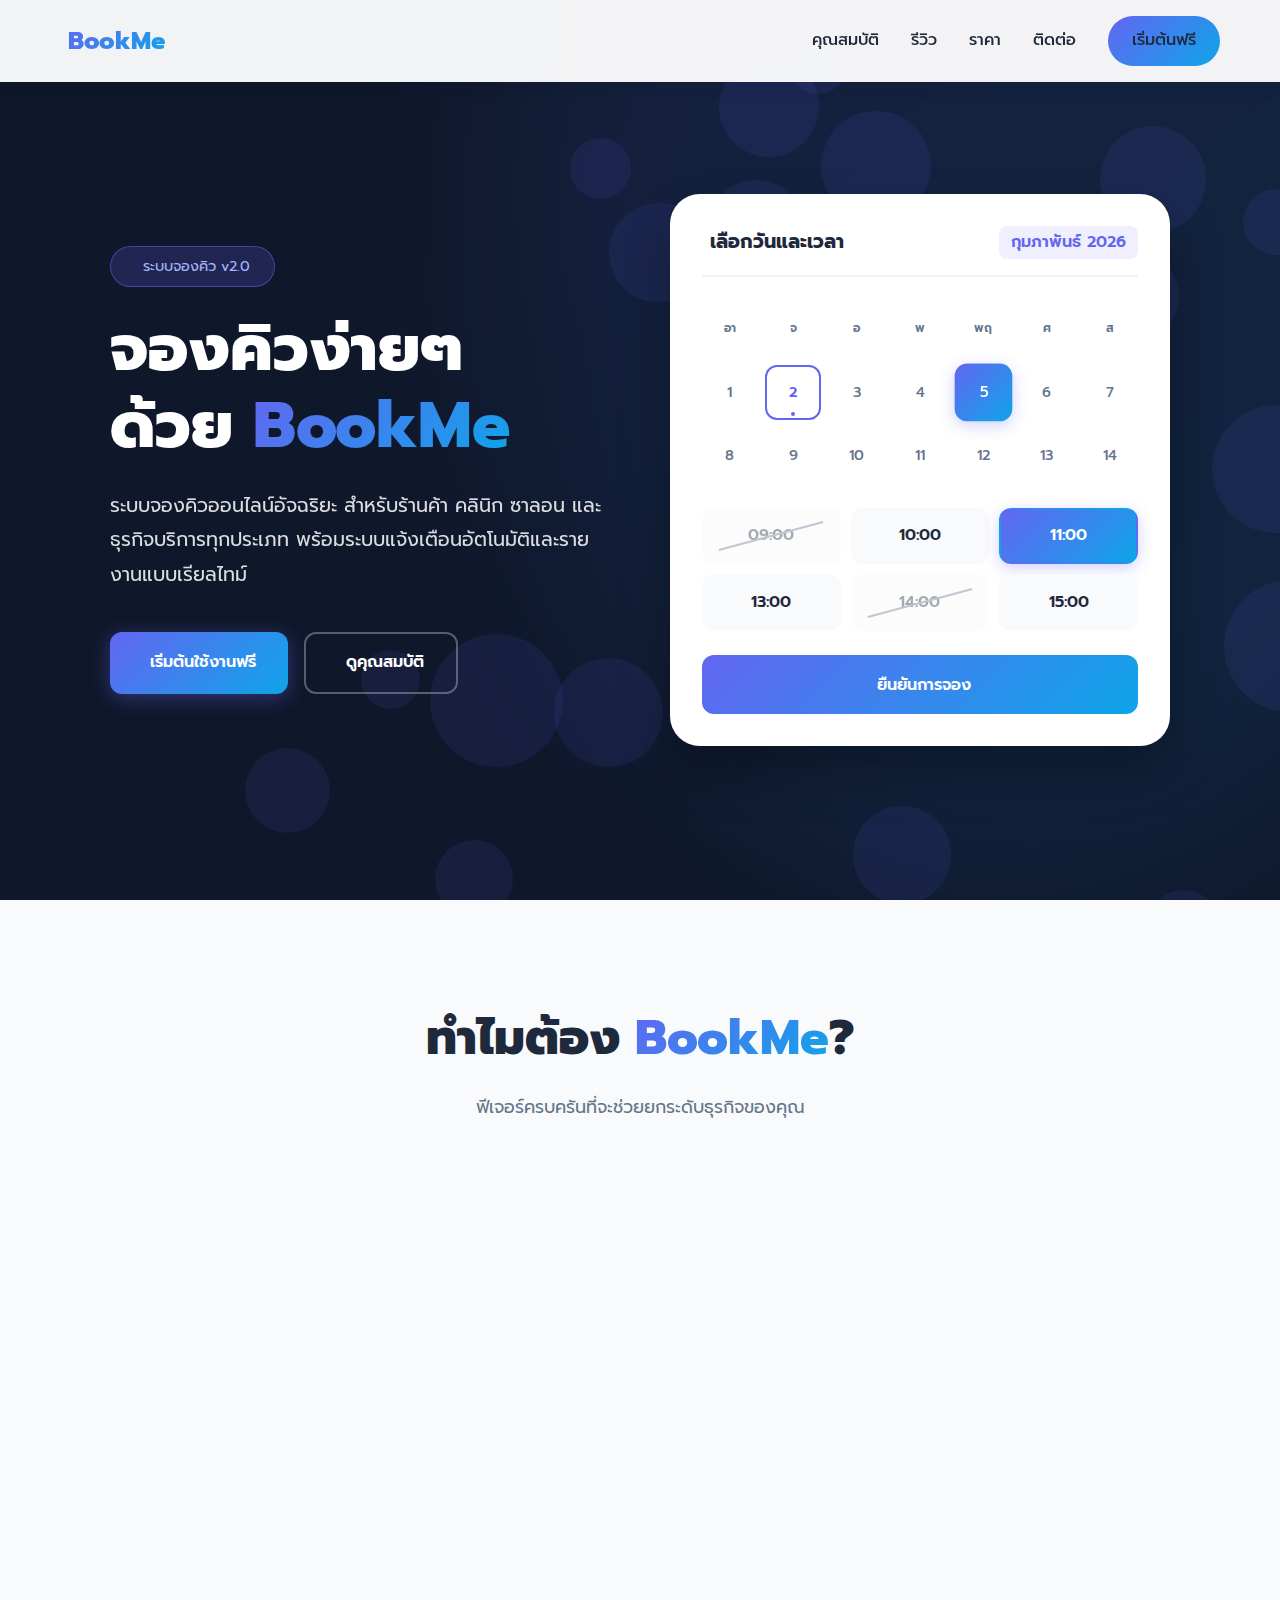
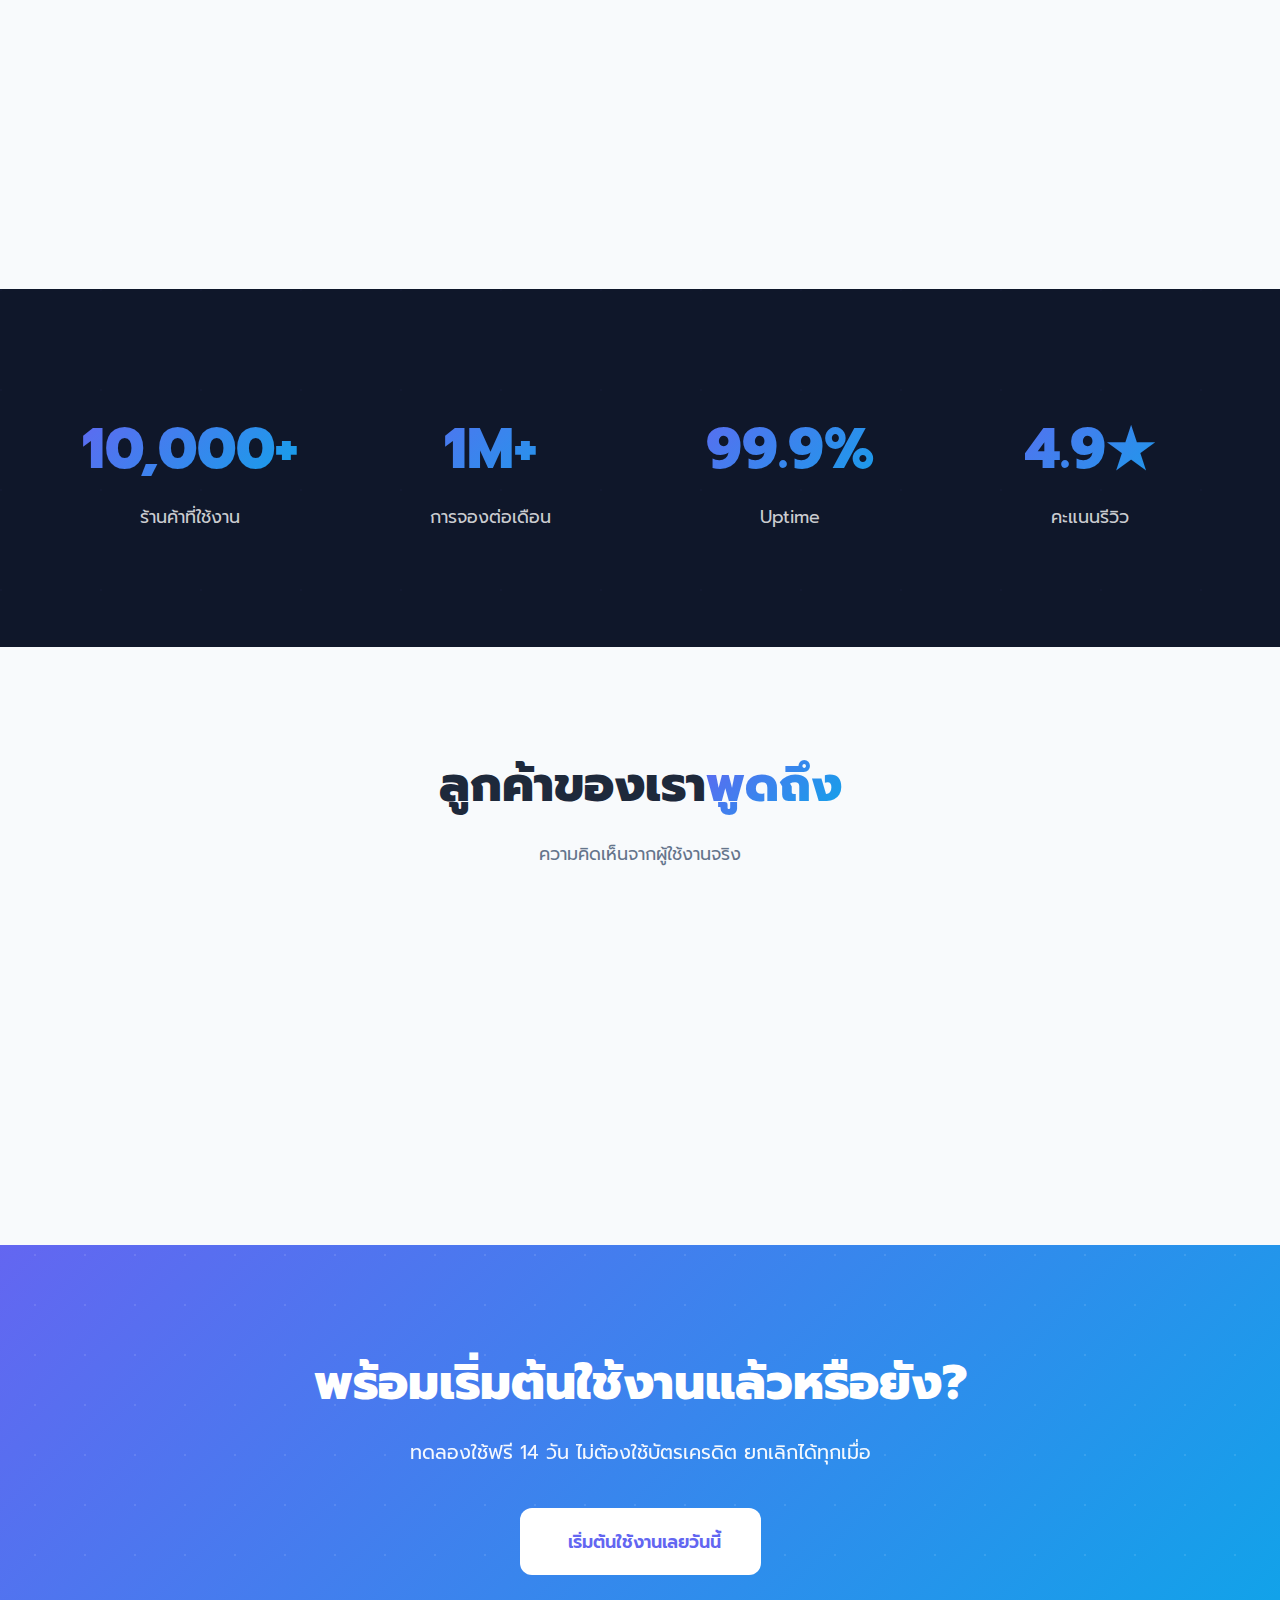
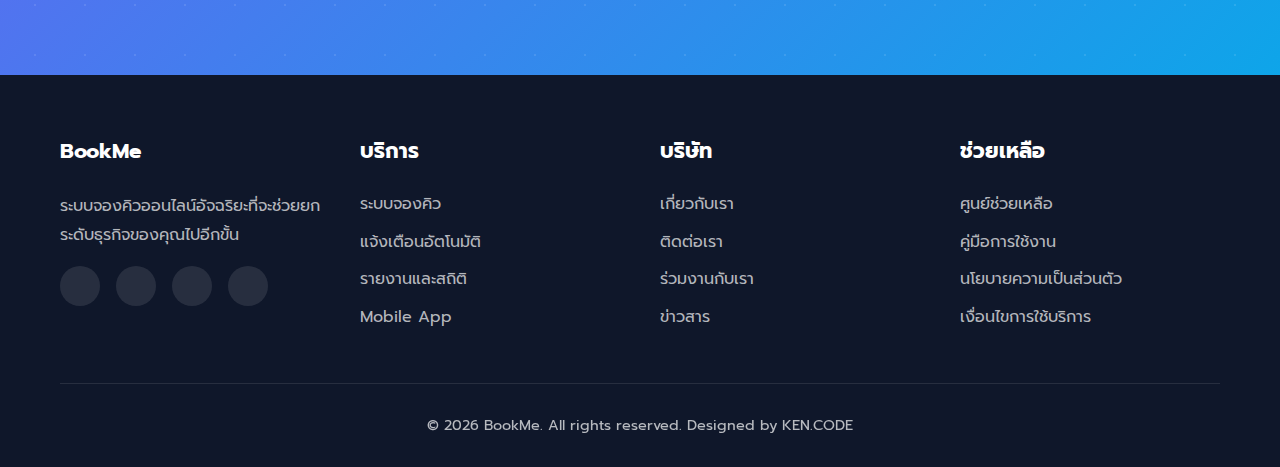
<file: projects/booking-app/index.html>
<!DOCTYPE html>
<html lang="th">

<head>
  <meta charset="UTF-8">
  <meta name="viewport" content="width=device-width, initial-scale=1.0">
  <meta name="description" content="BookMe - ระบบจองคิวออนไลน์อัจฉริยะ">
  <title>BookMe | ระบบจองคิวออนไลน์</title>
  <link rel="stylesheet" href="https://cdnjs.cloudflare.com/ajax/libs/font-awesome/6.5.1/css/all.min.css" integrity="sha512-DTOQO9RWCH3ppGqcWaEA1BIZOC6xxalwEsw9c2QQeAIftl+Vegovlnee1c9QX4TctnWMn13TZye+giMm8e2LwA==" crossorigin="anonymous" referrerpolicy="no-referrer" />
  <link href="https://fonts.googleapis.com/css2?family=Prompt:wght@300;400;500;600;700;800&display=swap" rel="stylesheet">
  <style>
    * {
      margin: 0;
      padding: 0;
      box-sizing: border-box;
    }

    :root {
      --primary: #6366f1;
      --primary-dark: #4f46e5;
      --primary-light: #a5b4fc;
      --secondary: #0ea5e9;
      --accent: #10b981;
      --warning: #f59e0b;
      --bg-light: #f8fafc;
      --bg-dark: #0f172a;
      --text-dark: #1e293b;
      --text-light: #64748b;
      --white: #ffffff;
      --gradient: linear-gradient(135deg, #6366f1 0%, #0ea5e9 100%);
      --gradient-hover: linear-gradient(135deg, #4f46e5 0%, #0284c7 100%);
    }

    html {
      scroll-behavior: smooth;
    }

    body {
      font-family: 'Prompt', sans-serif;
      background: var(--bg-light);
      color: var(--text-dark);
      line-height: 1.6;
      overflow-x: hidden;
    }

    .container {
      max-width: 1200px;
      margin: 0 auto;
      padding: 0 20px;
    }

    /* Animated Background Particles */
    .particles {
      position: absolute;
      width: 100%;
      height: 100%;
      overflow: hidden;
      pointer-events: none;
    }

    .particle {
      position: absolute;
      background: rgba(99, 102, 241, 0.1);
      border-radius: 50%;
      animation: float 15s infinite ease-in-out;
    }

    @keyframes float {
      0%, 100% { transform: translateY(0) rotate(0deg); }
      50% { transform: translateY(-100px) rotate(180deg); }
    }

    /* Navigation Bar */
    nav {
      position: fixed;
      top: 0;
      left: 0;
      right: 0;
      z-index: 1000;
      background: rgba(255, 255, 255, 0.95);
      backdrop-filter: blur(10px);
      box-shadow: 0 2px 20px rgba(0, 0, 0, 0.05);
      padding: 1rem 0;
      transition: all 0.3s ease;
    }

    nav.scrolled {
      padding: 0.5rem 0;
      box-shadow: 0 4px 30px rgba(0, 0, 0, 0.1);
    }

    .nav-container {
      display: flex;
      justify-content: space-between;
      align-items: center;
      max-width: 1200px;
      margin: 0 auto;
      padding: 0 20px;
    }

    .logo {
      font-size: 1.5rem;
      font-weight: 800;
      background: var(--gradient);
      -webkit-background-clip: text;
      -webkit-text-fill-color: transparent;
      background-clip: text;
      display: flex;
      align-items: center;
      gap: 0.5rem;
    }

    .nav-links {
      display: flex;
      gap: 2rem;
      align-items: center;
    }

    .nav-links a {
      text-decoration: none;
      color: var(--text-dark);
      font-weight: 500;
      transition: all 0.3s ease;
      position: relative;
    }

    .nav-links a::after {
      content: '';
      position: absolute;
      bottom: -5px;
      left: 0;
      width: 0;
      height: 2px;
      background: var(--gradient);
      transition: width 0.3s ease;
    }

    .nav-links a:hover::after {
      width: 100%;
    }

    .nav-cta {
      padding: 0.75rem 1.5rem;
      background: var(--gradient);
      color: white;
      border-radius: 50px;
      font-weight: 600;
      transition: all 0.3s ease;
    }

    .nav-cta:hover {
      transform: translateY(-2px);
      box-shadow: 0 4px 20px rgba(99, 102, 241, 0.4);
    }

    .nav-cta::after {
      display: none;
    }

    /* Mobile Menu Button */
    .mobile-menu-btn {
      display: none;
      background: none;
      border: none;
      font-size: 1.5rem;
      color: var(--text-dark);
      cursor: pointer;
    }

    /* Hero Section */
    .hero {
      min-height: 100vh;
      background: var(--bg-dark);
      display: flex;
      align-items: center;
      padding: 120px 20px 80px;
      position: relative;
      overflow: hidden;
    }

    .hero::before {
      content: '';
      position: absolute;
      top: -50%;
      right: -20%;
      width: 80%;
      height: 150%;
      background: var(--gradient);
      border-radius: 50%;
      opacity: 0.1;
      filter: blur(100px);
      animation: pulse 8s infinite ease-in-out;
    }

    @keyframes pulse {
      0%, 100% { transform: scale(1); opacity: 0.1; }
      50% { transform: scale(1.1); opacity: 0.15; }
    }

    .hero-grid {
      display: grid;
      grid-template-columns: 1fr 1fr;
      gap: 60px;
      align-items: center;
    }

    .hero-content {
      position: relative;
      z-index: 1;
      color: white;
      animation: fadeInUp 1s ease-out;
    }

    @keyframes fadeInUp {
      from {
        opacity: 0;
        transform: translateY(30px);
      }
      to {
        opacity: 1;
        transform: translateY(0);
      }
    }

    .hero-badge {
      display: inline-flex;
      align-items: center;
      gap: 0.5rem;
      padding: 0.5rem 1.5rem;
      background: rgba(99, 102, 241, 0.2);
      border: 1px solid rgba(99, 102, 241, 0.5);
      border-radius: 50px;
      font-size: 0.9rem;
      color: var(--primary-light);
      margin-bottom: 1.5rem;
      animation: slideInLeft 0.8s ease-out 0.2s backwards;
    }

    @keyframes slideInLeft {
      from {
        opacity: 0;
        transform: translateX(-30px);
      }
      to {
        opacity: 1;
        transform: translateX(0);
      }
    }

    .hero h1 {
      font-size: clamp(2.5rem, 5vw, 4rem);
      margin-bottom: 1.5rem;
      line-height: 1.2;
      font-weight: 800;
      animation: fadeInUp 0.8s ease-out 0.4s backwards;
    }

    .hero h1 span {
      background: var(--gradient);
      -webkit-background-clip: text;
      -webkit-text-fill-color: transparent;
      background-clip: text;
      display: inline-block;
      animation: shimmer 3s infinite;
    }

    @keyframes shimmer {
      0% { background-position: -200% center; }
      100% { background-position: 200% center; }
    }

    .hero p {
      font-size: 1.2rem;
      opacity: 0.85;
      margin-bottom: 2.5rem;
      max-width: 500px;
      line-height: 1.8;
      animation: fadeInUp 0.8s ease-out 0.6s backwards;
    }

    .hero-btns {
      display: flex;
      gap: 1rem;
      flex-wrap: wrap;
      animation: fadeInUp 0.8s ease-out 0.8s backwards;
    }

    .btn {
      padding: 1rem 2rem;
      border-radius: 12px;
      text-decoration: none;
      font-weight: 600;
      transition: all 0.3s ease;
      display: inline-flex;
      align-items: center;
      gap: 0.5rem;
      cursor: pointer;
      border: none;
      font-family: inherit;
      font-size: 1rem;
    }

    .btn-primary {
      background: var(--gradient);
      color: white;
      box-shadow: 0 4px 20px rgba(99, 102, 241, 0.4);
      position: relative;
      overflow: hidden;
    }

    .btn-primary::before {
      content: '';
      position: absolute;
      top: 0;
      left: -100%;
      width: 100%;
      height: 100%;
      background: linear-gradient(90deg, transparent, rgba(255, 255, 255, 0.3), transparent);
      transition: left 0.5s ease;
    }

    .btn-primary:hover::before {
      left: 100%;
    }

    .btn-primary:hover {
      transform: translateY(-3px);
      box-shadow: 0 8px 30px rgba(99, 102, 241, 0.5);
    }

    .btn-outline {
      background: transparent;
      color: white;
      border: 2px solid rgba(255, 255, 255, 0.3);
      position: relative;
      overflow: hidden;
    }

    .btn-outline::before {
      content: '';
      position: absolute;
      top: 50%;
      left: 50%;
      width: 0;
      height: 0;
      background: rgba(255, 255, 255, 0.1);
      border-radius: 50%;
      transform: translate(-50%, -50%);
      transition: width 0.6s ease, height 0.6s ease;
    }

    .btn-outline:hover::before {
      width: 300px;
      height: 300px;
    }

    .btn-outline:hover {
      border-color: rgba(255, 255, 255, 0.5);
    }

    /* Demo App */
    .demo-container {
      animation: fadeInRight 1s ease-out;
    }

    @keyframes fadeInRight {
      from {
        opacity: 0;
        transform: translateX(30px);
      }
      to {
        opacity: 1;
        transform: translateX(0);
      }
    }

    .demo-app {
      background: var(--white);
      border-radius: 30px;
      padding: 2rem;
      box-shadow: 0 25px 50px rgba(0, 0, 0, 0.3);
      position: relative;
      z-index: 1;
      transition: all 0.3s ease;
    }

    .demo-app:hover {
      transform: translateY(-5px);
      box-shadow: 0 30px 60px rgba(0, 0, 0, 0.4);
    }

    .demo-header {
      display: flex;
      justify-content: space-between;
      align-items: center;
      margin-bottom: 1.5rem;
      padding-bottom: 1rem;
      border-bottom: 2px solid rgba(0, 0, 0, 0.05);
    }

    .demo-header h3 {
      font-size: 1.2rem;
      color: var(--text-dark);
      display: flex;
      align-items: center;
      gap: 0.5rem;
    }

    .demo-date {
      color: var(--primary);
      font-weight: 600;
      padding: 0.25rem 0.75rem;
      background: rgba(99, 102, 241, 0.1);
      border-radius: 8px;
    }

    .calendar {
      display: grid;
      grid-template-columns: repeat(7, 1fr);
      gap: 8px;
      margin-bottom: 1.5rem;
    }

    .calendar-day {
      aspect-ratio: 1;
      display: flex;
      align-items: center;
      justify-content: center;
      border-radius: 12px;
      font-weight: 500;
      font-size: 0.9rem;
      color: var(--text-light);
      transition: all 0.3s ease;
      cursor: pointer;
      position: relative;
    }

    .calendar-day.header {
      font-size: 0.75rem;
      color: var(--text-light);
      font-weight: 600;
      cursor: default;
    }

    .calendar-day:not(.header):hover {
      background: rgba(99, 102, 241, 0.1);
      color: var(--primary);
      transform: scale(1.1);
    }

    .calendar-day.selected {
      background: var(--gradient);
      color: white;
      box-shadow: 0 4px 15px rgba(99, 102, 241, 0.3);
      transform: scale(1.05);
    }

    .calendar-day.today {
      border: 2px solid var(--primary);
      color: var(--primary);
      font-weight: 600;
    }

    .calendar-day.today::after {
      content: '';
      position: absolute;
      bottom: 2px;
      left: 50%;
      transform: translateX(-50%);
      width: 4px;
      height: 4px;
      background: var(--primary);
      border-radius: 50%;
    }

    .time-slots {
      display: grid;
      grid-template-columns: repeat(3, 1fr);
      gap: 10px;
      margin-bottom: 1.5rem;
    }

    .time-slot {
      padding: 0.85rem;
      background: var(--bg-light);
      border: 2px solid transparent;
      border-radius: 12px;
      text-align: center;
      cursor: pointer;
      transition: all 0.3s ease;
      font-weight: 600;
      position: relative;
      overflow: hidden;
    }

    .time-slot::before {
      content: '';
      position: absolute;
      top: 0;
      left: -100%;
      width: 100%;
      height: 100%;
      background: linear-gradient(90deg, transparent, rgba(99, 102, 241, 0.1), transparent);
      transition: left 0.5s ease;
    }

    .time-slot:hover::before {
      left: 100%;
    }

    .time-slot:hover {
      border-color: var(--primary);
      background: rgba(99, 102, 241, 0.05);
      transform: translateY(-2px);
    }

    .time-slot.selected {
      background: var(--gradient);
      color: white;
      border-color: transparent;
      box-shadow: 0 4px 15px rgba(99, 102, 241, 0.3);
    }

    .time-slot.disabled {
      opacity: 0.4;
      cursor: not-allowed;
      position: relative;
    }

    .time-slot.disabled::after {
      content: '';
      position: absolute;
      top: 50%;
      left: 10%;
      right: 10%;
      height: 2px;
      background: var(--text-light);
      transform: translateY(-50%) rotate(-15deg);
    }

    .time-slot.disabled:hover {
      transform: none;
      border-color: transparent;
      background: var(--bg-light);
    }

    .demo-btn {
      width: 100%;
      padding: 1.1rem;
      background: var(--gradient);
      color: white;
      border: none;
      border-radius: 12px;
      font-family: inherit;
      font-size: 1rem;
      font-weight: 600;
      cursor: pointer;
      transition: all 0.3s ease;
      display: flex;
      align-items: center;
      justify-content: center;
      gap: 0.5rem;
      position: relative;
      overflow: hidden;
    }

    .demo-btn::before {
      content: '';
      position: absolute;
      top: 50%;
      left: 50%;
      width: 0;
      height: 0;
      background: rgba(255, 255, 255, 0.2);
      border-radius: 50%;
      transform: translate(-50%, -50%);
      transition: width 0.6s ease, height 0.6s ease;
    }

    .demo-btn:hover::before {
      width: 400px;
      height: 400px;
    }

    .demo-btn:hover {
      transform: translateY(-2px);
      box-shadow: 0 6px 20px rgba(99, 102, 241, 0.4);
    }

    .demo-btn:active {
      transform: translateY(0);
    }

    /* Features Section */
    .features {
      padding: 100px 20px;
      position: relative;
    }

    .section-title {
      text-align: center;
      margin-bottom: 60px;
    }

    .section-title h2 {
      font-size: clamp(2rem, 4vw, 3rem);
      margin-bottom: 1rem;
      font-weight: 800;
    }

    .section-title h2 span {
      background: var(--gradient);
      -webkit-background-clip: text;
      -webkit-text-fill-color: transparent;
      background-clip: text;
    }

    .section-title p {
      color: var(--text-light);
      font-size: 1.1rem;
    }

    .features-grid {
      display: grid;
      grid-template-columns: repeat(auto-fit, minmax(300px, 1fr));
      gap: 30px;
    }

    .feature-card {
      background: white;
      padding: 2.5rem;
      border-radius: 20px;
      box-shadow: 0 10px 30px rgba(0, 0, 0, 0.05);
      transition: all 0.4s ease;
      border: 1px solid rgba(0, 0, 0, 0.05);
      position: relative;
      overflow: hidden;
    }

    .feature-card::before {
      content: '';
      position: absolute;
      top: 0;
      left: -100%;
      width: 100%;
      height: 100%;
      background: linear-gradient(90deg, transparent, rgba(99, 102, 241, 0.05), transparent);
      transition: left 0.6s ease;
    }

    .feature-card:hover::before {
      left: 100%;
    }

    .feature-card:hover {
      transform: translateY(-10px);
      box-shadow: 0 20px 40px rgba(99, 102, 241, 0.15);
      border-color: var(--primary-light);
    }

    .feature-icon {
      width: 70px;
      height: 70px;
      background: var(--gradient);
      border-radius: 16px;
      display: flex;
      align-items: center;
      justify-content: center;
      font-size: 1.8rem;
      color: white;
      margin-bottom: 1.5rem;
      transition: all 0.3s ease;
      box-shadow: 0 8px 20px rgba(99, 102, 241, 0.3);
    }

    .feature-card:hover .feature-icon {
      transform: rotateY(360deg) scale(1.1);
    }

    .feature-card h3 {
      font-size: 1.3rem;
      margin-bottom: 0.75rem;
      font-weight: 700;
    }

    .feature-card p {
      color: var(--text-light);
      line-height: 1.7;
    }

    /* Stats Section */
    .stats {
      padding: 100px 20px;
      background: var(--bg-dark);
      color: white;
      position: relative;
      overflow: hidden;
    }

    .stats::before {
      content: '';
      position: absolute;
      top: 0;
      left: 0;
      right: 0;
      bottom: 0;
      background: url('data:image/svg+xml,<svg width="100" height="100" xmlns="http://www.w3.org/2000/svg"><rect width="2" height="2" fill="rgba(99,102,241,0.1)"/></svg>');
      opacity: 0.3;
    }

    .stats-grid {
      display: grid;
      grid-template-columns: repeat(auto-fit, minmax(200px, 1fr));
      gap: 40px;
      text-align: center;
      position: relative;
      z-index: 1;
    }

    .stat-item {
      transition: all 0.3s ease;
      padding: 1rem;
      border-radius: 20px;
    }

    .stat-item:hover {
      transform: scale(1.05);
      background: rgba(99, 102, 241, 0.1);
    }

    .stat-item h3 {
      font-size: clamp(2.5rem, 5vw, 3.5rem);
      margin-bottom: 0.5rem;
      background: var(--gradient);
      -webkit-background-clip: text;
      -webkit-text-fill-color: transparent;
      background-clip: text;
      font-weight: 800;
    }

    .stat-item p {
      color: rgba(255, 255, 255, 0.8);
      font-size: 1.1rem;
    }

    /* Testimonials Section */
    .testimonials {
      padding: 100px 20px;
      background: var(--bg-light);
    }

    .testimonials-grid {
      display: grid;
      grid-template-columns: repeat(auto-fit, minmax(300px, 1fr));
      gap: 30px;
      margin-top: 60px;
    }

    .testimonial-card {
      background: white;
      padding: 2rem;
      border-radius: 20px;
      box-shadow: 0 10px 30px rgba(0, 0, 0, 0.05);
      transition: all 0.3s ease;
    }

    .testimonial-card:hover {
      transform: translateY(-5px);
      box-shadow: 0 15px 40px rgba(0, 0, 0, 0.1);
    }

    .testimonial-header {
      display: flex;
      align-items: center;
      gap: 1rem;
      margin-bottom: 1rem;
    }

    .testimonial-avatar {
      width: 50px;
      height: 50px;
      border-radius: 50%;
      background: var(--gradient);
      display: flex;
      align-items: center;
      justify-content: center;
      color: white;
      font-weight: 700;
      font-size: 1.2rem;
    }

    .testimonial-info h4 {
      font-size: 1.1rem;
      margin-bottom: 0.25rem;
    }

    .testimonial-info p {
      color: var(--text-light);
      font-size: 0.9rem;
    }

    .testimonial-rating {
      color: var(--warning);
      margin-bottom: 1rem;
    }

    .testimonial-text {
      color: var(--text-light);
      line-height: 1.7;
      font-style: italic;
    }

    /* CTA Section */
    .cta {
      padding: 100px 20px;
      background: var(--gradient);
      text-align: center;
      color: white;
      position: relative;
      overflow: hidden;
    }

    .cta::before {
      content: '';
      position: absolute;
      top: -50%;
      left: -50%;
      width: 200%;
      height: 200%;
      background: radial-gradient(circle, rgba(255, 255, 255, 0.1) 1px, transparent 1px);
      background-size: 50px 50px;
      animation: moveBackground 20s linear infinite;
    }

    @keyframes moveBackground {
      0% { transform: translate(0, 0); }
      100% { transform: translate(50px, 50px); }
    }

    .cta-content {
      position: relative;
      z-index: 1;
    }

    .cta h2 {
      font-size: clamp(2rem, 4vw, 3rem);
      margin-bottom: 1rem;
      font-weight: 800;
    }

    .cta p {
      opacity: 0.95;
      margin-bottom: 2.5rem;
      font-size: 1.2rem;
    }

    .cta .btn {
      background: white;
      color: var(--primary);
      font-size: 1.1rem;
      padding: 1.2rem 2.5rem;
    }

    .cta .btn:hover {
      transform: translateY(-3px) scale(1.05);
      box-shadow: 0 15px 40px rgba(0, 0, 0, 0.3);
    }

    /* Footer */
    footer {
      background: var(--bg-dark);
      color: white;
      padding: 60px 20px 30px;
    }

    .footer-content {
      display: grid;
      grid-template-columns: repeat(auto-fit, minmax(250px, 1fr));
      gap: 40px;
      margin-bottom: 40px;
    }

    .footer-section h3 {
      margin-bottom: 1.5rem;
      font-size: 1.3rem;
    }

    .footer-section p {
      color: rgba(255, 255, 255, 0.7);
      line-height: 1.8;
      margin-bottom: 1rem;
    }

    .footer-links {
      list-style: none;
    }

    .footer-links li {
      margin-bottom: 0.75rem;
    }

    .footer-links a {
      color: rgba(255, 255, 255, 0.7);
      text-decoration: none;
      transition: all 0.3s ease;
    }

    .footer-links a:hover {
      color: var(--primary-light);
      padding-left: 5px;
    }

    .social-links {
      display: flex;
      gap: 1rem;
    }

    .social-links a {
      width: 40px;
      height: 40px;
      background: rgba(255, 255, 255, 0.1);
      border-radius: 50%;
      display: flex;
      align-items: center;
      justify-content: center;
      color: white;
      text-decoration: none;
      transition: all 0.3s ease;
    }

    .social-links a:hover {
      background: var(--gradient);
      transform: translateY(-3px);
    }

    .footer-bottom {
      border-top: 1px solid rgba(255, 255, 255, 0.1);
      padding-top: 30px;
      text-align: center;
    }

    .footer-bottom p {
      opacity: 0.7;
      font-size: 0.9rem;
    }

    /* Scroll to Top Button */
    .scroll-top {
      position: fixed;
      bottom: 30px;
      right: 30px;
      width: 50px;
      height: 50px;
      background: var(--gradient);
      border-radius: 50%;
      display: flex;
      align-items: center;
      justify-content: center;
      color: white;
      font-size: 1.2rem;
      cursor: pointer;
      opacity: 0;
      visibility: hidden;
      transition: all 0.3s ease;
      z-index: 999;
      box-shadow: 0 4px 20px rgba(99, 102, 241, 0.4);
    }

    .scroll-top.visible {
      opacity: 1;
      visibility: visible;
    }

    .scroll-top:hover {
      transform: translateY(-5px);
      box-shadow: 0 6px 25px rgba(99, 102, 241, 0.5);
    }

    /* Loading Animation */
    @keyframes spin {
      to { transform: rotate(360deg); }
    }

    .loading {
      animation: spin 1s linear infinite;
    }

    /* Responsive Design */
    @media (max-width: 992px) {
      .nav-links {
        display: none;
      }

      .mobile-menu-btn {
        display: block;
      }

      .hero-grid {
        grid-template-columns: 1fr;
        text-align: center;
      }

      .hero p {
        margin-left: auto;
        margin-right: auto;
      }

      .hero-btns {
        justify-content: center;
      }

      .demo-container {
        max-width: 450px;
        margin: 0 auto;
      }

      .time-slots {
        grid-template-columns: repeat(2, 1fr);
      }
    }

    @media (max-width: 576px) {
      .hero h1 {
        font-size: 2rem;
      }

      .hero p {
        font-size: 1rem;
      }

      .btn {
        padding: 0.85rem 1.5rem;
        font-size: 0.95rem;
      }

      .demo-app {
        padding: 1.5rem;
      }

      .features-grid {
        grid-template-columns: 1fr;
      }

      .time-slots {
        grid-template-columns: 1fr;
      }
    }
  </style>
</head>

<body>
  <!-- Navigation -->
  <nav id="navbar">
    <div class="nav-container">
      <div class="logo">
        <i class="fa-solid fa-calendar-check"></i>
        BookMe
      </div>
      <div class="nav-links">
        <a href="#features">คุณสมบัติ</a>
        <a href="#testimonials">รีวิว</a>
        <a href="#pricing">ราคา</a>
        <a href="#contact">ติดต่อ</a>
        <a href="#" class="nav-cta">เริ่มต้นฟรี</a>
      </div>
      <button class="mobile-menu-btn">
        <i class="fa-solid fa-bars"></i>
      </button>
    </div>
  </nav>

  <!-- Hero Section -->
  <section class="hero">
    <div class="particles" id="particles"></div>
    <div class="container">
      <div class="hero-grid">
        <div class="hero-content">
          <span class="hero-badge">
            <i class="fa-solid fa-sparkles"></i>
            ระบบจองคิว v2.0
          </span>
          <h1>จองคิวง่ายๆ<br>ด้วย <span>BookMe</span></h1>
          <p>ระบบจองคิวออนไลน์อัจฉริยะ สำหรับร้านค้า คลินิก ซาลอน และธุรกิจบริการทุกประเภท พร้อมระบบแจ้งเตือนอัตโนมัติและรายงานแบบเรียลไทม์</p>
          <div class="hero-btns">
            <a href="#" class="btn btn-primary">
              <i class="fa-solid fa-rocket"></i> เริ่มต้นใช้งานฟรี
            </a>
            <a href="#features" class="btn btn-outline">
              <i class="fa-solid fa-play"></i> ดูคุณสมบัติ
            </a>
          </div>
        </div>
        <div class="demo-container">
          <div class="demo-app">
            <div class="demo-header">
              <h3>
                <i class="fa-solid fa-calendar-days"></i>
                เลือกวันและเวลา
              </h3>
              <span class="demo-date">กุมภาพันธ์ 2026</span>
            </div>
            <div class="calendar">
              <div class="calendar-day header">อา</div>
              <div class="calendar-day header">จ</div>
              <div class="calendar-day header">อ</div>
              <div class="calendar-day header">พ</div>
              <div class="calendar-day header">พฤ</div>
              <div class="calendar-day header">ศ</div>
              <div class="calendar-day header">ส</div>
              <div class="calendar-day">1</div>
              <div class="calendar-day today">2</div>
              <div class="calendar-day">3</div>
              <div class="calendar-day">4</div>
              <div class="calendar-day selected">5</div>
              <div class="calendar-day">6</div>
              <div class="calendar-day">7</div>
              <div class="calendar-day">8</div>
              <div class="calendar-day">9</div>
              <div class="calendar-day">10</div>
              <div class="calendar-day">11</div>
              <div class="calendar-day">12</div>
              <div class="calendar-day">13</div>
              <div class="calendar-day">14</div>
            </div>
            <div class="time-slots">
              <div class="time-slot disabled">09:00</div>
              <div class="time-slot">10:00</div>
              <div class="time-slot selected">11:00</div>
              <div class="time-slot">13:00</div>
              <div class="time-slot disabled">14:00</div>
              <div class="time-slot">15:00</div>
            </div>
            <button class="demo-btn">
              <i class="fa-solid fa-check-circle"></i>
              ยืนยันการจอง
            </button>
          </div>
        </div>
      </div>
    </div>
  </section>

  <!-- Features Section -->
  <section id="features" class="features">
    <div class="container">
      <div class="section-title">
        <h2>ทำไมต้อง <span>BookMe</span>?</h2>
        <p>ฟีเจอร์ครบครันที่จะช่วยยกระดับธุรกิจของคุณ</p>
      </div>
      <div class="features-grid">
        <div class="feature-card">
          <div class="feature-icon">
            <i class="fa-solid fa-calendar-check"></i>
          </div>
          <h3>จองออนไลน์ 24/7</h3>
          <p>ลูกค้าสามารถจองคิวได้ตลอดเวลา ทุกที่ทุกเวลา ผ่านมือถือหรือคอมพิวเตอร์ ไม่มีวันหยุด</p>
        </div>
        <div class="feature-card">
          <div class="feature-icon">
            <i class="fa-solid fa-bell"></i>
          </div>
          <h3>แจ้งเตือนอัตโนมัติ</h3>
          <p>ระบบส่ง SMS และ Line แจ้งเตือนลูกค้าก่อนถึงเวลานัดหมาย ลดการไม่มาตามนัด</p>
        </div>
        <div class="feature-card">
          <div class="feature-icon">
            <i class="fa-solid fa-chart-line"></i>
          </div>
          <h3>รายงานและสถิติ</h3>
          <p>Dashboard วิเคราะห์ข้อมูลการจองแบบเรียลไทม์ พร้อมกราฟและรายงานที่ครบถ้วน</p>
        </div>
        <div class="feature-card">
          <div class="feature-icon">
            <i class="fa-solid fa-mobile-screen"></i>
          </div>
          <h3>รองรับทุกอุปกรณ์</h3>
          <p>Responsive Design ใช้งานได้ลื่นไหลทั้งมือถือ แท็บเล็ต และคอมพิวเตอร์</p>
        </div>
        <div class="feature-card">
          <div class="feature-icon">
            <i class="fa-solid fa-shield-halved"></i>
          </div>
          <h3>ปลอดภัย 100%</h3>
          <p>เข้ารหัสข้อมูลด้วย SSL 256-bit และมีระบบ backup อัตโนมัติทุกชั่วโมง</p>
        </div>
        <div class="feature-card">
          <div class="feature-icon">
            <i class="fa-solid fa-headset"></i>
          </div>
          <h3>ซัพพอร์ตตลอด 24 ชม.</h3>
          <p>ทีมงานมืออาชีพพร้อมช่วยเหลือคุณทุกเมื่อ ผ่าน Chat, Email และโทรศัพท์</p>
        </div>
      </div>
    </div>
  </section>

  <!-- Stats Section -->
  <section class="stats">
    <div class="container">
      <div class="stats-grid">
        <div class="stat-item">
          <h3>10,000+</h3>
          <p>ร้านค้าที่ใช้งาน</p>
        </div>
        <div class="stat-item">
          <h3>1M+</h3>
          <p>การจองต่อเดือน</p>
        </div>
        <div class="stat-item">
          <h3>99.9%</h3>
          <p>Uptime</p>
        </div>
        <div class="stat-item">
          <h3>4.9★</h3>
          <p>คะแนนรีวิว</p>
        </div>
      </div>
    </div>
  </section>

  <!-- Testimonials Section -->
  <section id="testimonials" class="testimonials">
    <div class="container">
      <div class="section-title">
        <h2>ลูกค้าของเรา<span>พูดถึง</span></h2>
        <p>ความคิดเห็นจากผู้ใช้งานจริง</p>
      </div>
      <div class="testimonials-grid">
        <div class="testimonial-card">
          <div class="testimonial-header">
            <div class="testimonial-avatar">ส</div>
            <div class="testimonial-info">
              <h4>สมชาย ใจดี</h4>
              <p>เจ้าของคลินิกทันตกรรม</p>
            </div>
          </div>
          <div class="testimonial-rating">
            <i class="fa-solid fa-star"></i>
            <i class="fa-solid fa-star"></i>
            <i class="fa-solid fa-star"></i>
            <i class="fa-solid fa-star"></i>
            <i class="fa-solid fa-star"></i>
          </div>
          <p class="testimonial-text">"ใช้ BookMe แล้วลูกค้าไม่พลาดนัดเลย ระบบแจ้งเตือนดีมาก ทำให้การบริหารจัดการคิวง่ายขึ้นเยอะ"</p>
        </div>
        <div class="testimonial-card">
          <div class="testimonial-header">
            <div class="testimonial-avatar">ป</div>
            <div class="testimonial-info">
              <h4>ปรียา สวยงาม</h4>
              <p>เจ้าของซาลอนเสริมสวย</p>
            </div>
          </div>
          <div class="testimonial-rating">
            <i class="fa-solid fa-star"></i>
            <i class="fa-solid fa-star"></i>
            <i class="fa-solid fa-star"></i>
            <i class="fa-solid fa-star"></i>
            <i class="fa-solid fa-star"></i>
          </div>
          <p class="testimonial-text">"ตั้งแต่ใช้ BookMe ยอดจองเพิ่มขึ้น 40% ลูกค้าชอบที่จองผ่านมือถือได้สะดวก แนะนำเลยค่ะ"</p>
        </div>
        <div class="testimonial-card">
          <div class="testimonial-header">
            <div class="testimonial-avatar">ณ</div>
            <div class="testimonial-info">
              <h4>ณัฐพล ธุรกิจดี</h4>
              <p>เจ้าของร้านอาหาร</p>
            </div>
          </div>
          <div class="testimonial-rating">
            <i class="fa-solid fa-star"></i>
            <i class="fa-solid fa-star"></i>
            <i class="fa-solid fa-star"></i>
            <i class="fa-solid fa-star"></i>
            <i class="fa-solid fa-star"></i>
          </div>
          <p class="testimonial-text">"Dashboard แสดงข้อมูลครบถ้วน วิเคราะห์ยอดจองได้ชัดเจน ช่วยวางแผนการตลาดได้ดีมาก"</p>
        </div>
      </div>
    </div>
  </section>

  <!-- CTA Section -->
  <section class="cta">
    <div class="cta-content">
      <h2>พร้อมเริ่มต้นใช้งานแล้วหรือยัง?</h2>
      <p>ทดลองใช้ฟรี 14 วัน ไม่ต้องใช้บัตรเครดิต ยกเลิกได้ทุกเมื่อ</p>
      <a href="#" class="btn">
        <i class="fa-solid fa-rocket"></i> เริ่มต้นใช้งานเลยวันนี้
      </a>
    </div>
  </section>

  <!-- Footer -->
  <footer>
    <div class="container">
      <div class="footer-content">
        <div class="footer-section">
          <h3>BookMe</h3>
          <p>ระบบจองคิวออนไลน์อัจฉริยะที่จะช่วยยกระดับธุรกิจของคุณไปอีกขั้น</p>
          <div class="social-links">
            <a href="#"><i class="fa-brands fa-facebook-f"></i></a>
            <a href="#"><i class="fa-brands fa-line"></i></a>
            <a href="#"><i class="fa-brands fa-instagram"></i></a>
            <a href="#"><i class="fa-brands fa-twitter"></i></a>
          </div>
        </div>
        <div class="footer-section">
          <h3>บริการ</h3>
          <ul class="footer-links">
            <li><a href="#">ระบบจองคิว</a></li>
            <li><a href="#">แจ้งเตือนอัตโนมัติ</a></li>
            <li><a href="#">รายงานและสถิติ</a></li>
            <li><a href="#">Mobile App</a></li>
          </ul>
        </div>
        <div class="footer-section">
          <h3>บริษัท</h3>
          <ul class="footer-links">
            <li><a href="#">เกี่ยวกับเรา</a></li>
            <li><a href="#">ติดต่อเรา</a></li>
            <li><a href="#">ร่วมงานกับเรา</a></li>
            <li><a href="#">ข่าวสาร</a></li>
          </ul>
        </div>
        <div class="footer-section">
          <h3>ช่วยเหลือ</h3>
          <ul class="footer-links">
            <li><a href="#">ศูนย์ช่วยเหลือ</a></li>
            <li><a href="#">คู่มือการใช้งาน</a></li>
            <li><a href="#">นโยบายความเป็นส่วนตัว</a></li>
            <li><a href="#">เงื่อนไขการใช้บริการ</a></li>
          </ul>
        </div>
      </div>
      <div class="footer-bottom">
        <p>© 2026 BookMe. All rights reserved. Designed by KEN.CODE</p>
      </div>
    </div>
  </footer>

  <!-- Scroll to Top Button -->
  <div class="scroll-top" id="scrollTop">
    <i class="fa-solid fa-arrow-up"></i>
  </div>

  <script>
    // Navbar scroll effect
    const navbar = document.getElementById('navbar');
    window.addEventListener('scroll', () => {
      if (window.scrollY > 50) {
        navbar.classList.add('scrolled');
      } else {
        navbar.classList.remove('scrolled');
      }
    });

    // Scroll to top button
    const scrollTop = document.getElementById('scrollTop');
    window.addEventListener('scroll', () => {
      if (window.scrollY > 300) {
        scrollTop.classList.add('visible');
      } else {
        scrollTop.classList.remove('visible');
      }
    });

    scrollTop.addEventListener('click', () => {
      window.scrollTo({ top: 0, behavior: 'smooth' });
    });

    // Animated particles
    const particlesContainer = document.getElementById('particles');
    for (let i = 0; i < 20; i++) {
      const particle = document.createElement('div');
      particle.className = 'particle';
      particle.style.width = Math.random() * 100 + 50 + 'px';
      particle.style.height = particle.style.width;
      particle.style.left = Math.random() * 100 + '%';
      particle.style.top = Math.random() * 100 + '%';
      particle.style.animationDelay = Math.random() * 5 + 's';
      particle.style.animationDuration = Math.random() * 10 + 10 + 's';
      particlesContainer.appendChild(particle);
    }

    // Demo app interactivity
    const calendarDays = document.querySelectorAll('.calendar-day:not(.header)');
    calendarDays.forEach(day => {
      day.addEventListener('click', function() {
        if (!this.classList.contains('today')) {
          document.querySelector('.calendar-day.selected')?.classList.remove('selected');
          this.classList.add('selected');
        }
      });
    });

    const timeSlots = document.querySelectorAll('.time-slot:not(.disabled)');
    timeSlots.forEach(slot => {
      slot.addEventListener('click', function() {
        document.querySelector('.time-slot.selected')?.classList.remove('selected');
        this.classList.add('selected');
      });
    });

    const demoBtn = document.querySelector('.demo-btn');
    demoBtn.addEventListener('click', function() {
      const selectedDate = document.querySelector('.calendar-day.selected');
      const selectedTime = document.querySelector('.time-slot.selected');
      
      if (selectedDate && selectedTime) {
        // Add loading state
        this.innerHTML = '<i class="fa-solid fa-spinner loading"></i> กำลังยืนยัน...';
        this.style.pointerEvents = 'none';
        
        // Simulate booking
        setTimeout(() => {
          this.innerHTML = '<i class="fa-solid fa-check-circle"></i> จองสำเร็จ!';
          this.style.background = 'linear-gradient(135deg, #10b981 0%, #059669 100%)';
          
          setTimeout(() => {
            this.innerHTML = '<i class="fa-solid fa-check-circle"></i> ยืนยันการจอง';
            this.style.background = 'linear-gradient(135deg, #6366f1 0%, #0ea5e9 100%)';
            this.style.pointerEvents = 'auto';
          }, 2000);
        }, 1500);
      }
    });

    // Smooth scroll for anchor links
    document.querySelectorAll('a[href^="#"]').forEach(anchor => {
      anchor.addEventListener('click', function (e) {
        const href = this.getAttribute('href');
        if (href !== '#') {
          e.preventDefault();
          const target = document.querySelector(href);
          if (target) {
            target.scrollIntoView({ behavior: 'smooth' });
          }
        }
      });
    });

    // Intersection Observer for fade-in animations
    const observerOptions = {
      threshold: 0.1,
      rootMargin: '0px 0px -50px 0px'
    };

    const observer = new IntersectionObserver((entries) => {
      entries.forEach(entry => {
        if (entry.isIntersecting) {
          entry.target.style.opacity = '1';
          entry.target.style.transform = 'translateY(0)';
        }
      });
    }, observerOptions);

    // Observe feature cards
    document.querySelectorAll('.feature-card').forEach((card, index) => {
      card.style.opacity = '0';
      card.style.transform = 'translateY(30px)';
      card.style.transition = `all 0.6s ease ${index * 0.1}s`;
      observer.observe(card);
    });

    // Observe testimonial cards
    document.querySelectorAll('.testimonial-card').forEach((card, index) => {
      card.style.opacity = '0';
      card.style.transform = 'translateY(30px)';
      card.style.transition = `all 0.6s ease ${index * 0.1}s`;
      observer.observe(card);
    });
  </script>
</body>

</html>
</file>
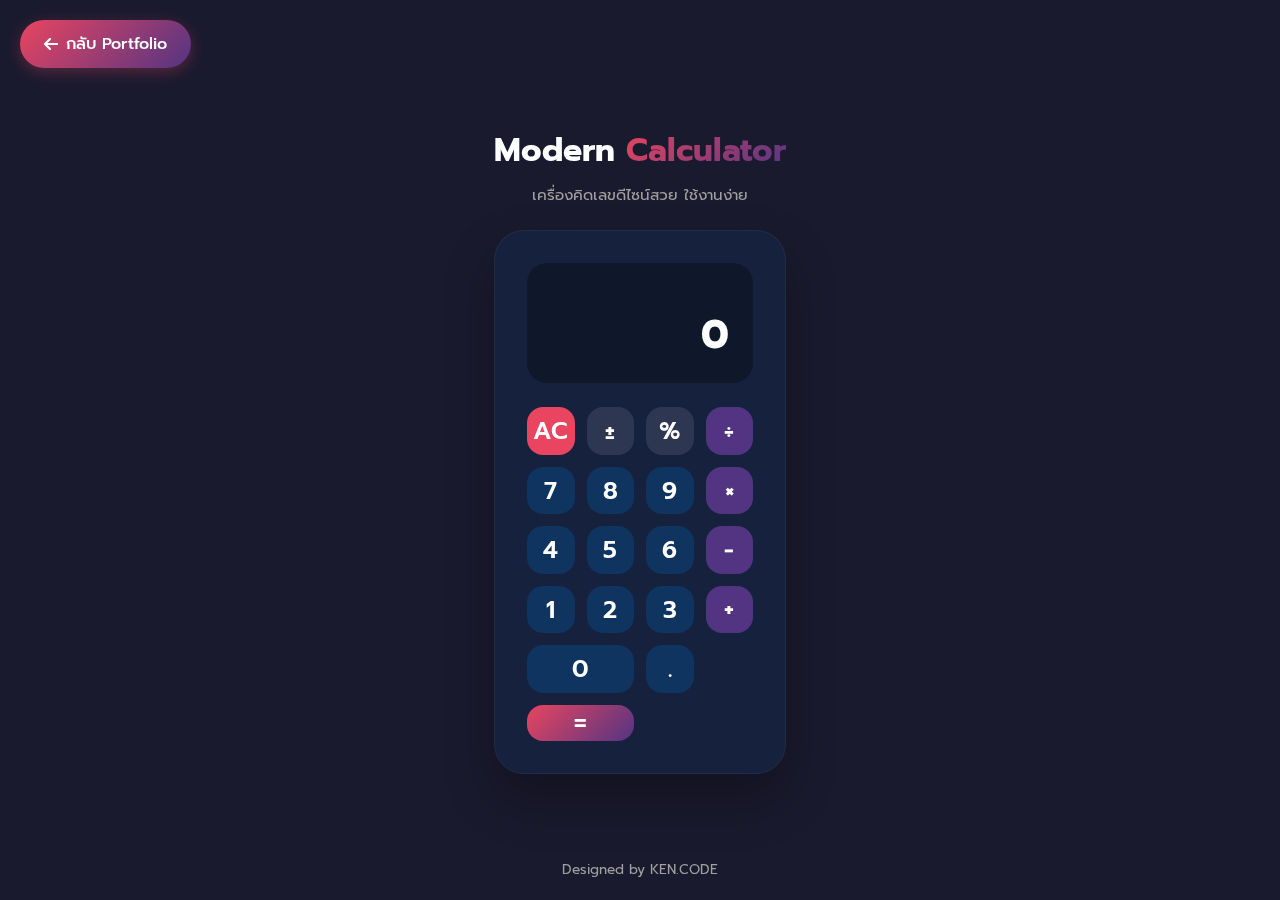
<file: projects/calculator/index.html>
<!DOCTYPE html>
<html lang="th">

<head>
  <meta charset="UTF-8">
  <meta name="viewport" content="width=device-width, initial-scale=1.0">
  <meta name="description" content="เครื่องคิดเลขออนไลน์ ดีไซน์สวย ใช้งานง่าย">
  <title>Modern Calculator | เครื่องคิดเลข</title>
  <link rel="stylesheet" href="https://cdnjs.cloudflare.com/ajax/libs/font-awesome/6.5.1/css/all.min.css">
  <link href="https://fonts.googleapis.com/css2?family=Prompt:wght@300;400;500;600;700&display=swap" rel="stylesheet">
  <style>
    * {
      margin: 0;
      padding: 0;
      box-sizing: border-box;
    }

    :root {
      --bg-dark: #1a1a2e;
      --bg-card: #16213e;
      --primary: #e94560;
      --secondary: #0f3460;
      --accent: #533483;
      --text-primary: #ffffff;
      --text-secondary: #a0a0a0;
      --gradient: linear-gradient(135deg, #e94560 0%, #533483 100%);
    }

    body {
      font-family: 'Prompt', sans-serif;
      background: var(--bg-dark);
      min-height: 100vh;
      display: flex;
      align-items: center;
      justify-content: center;
      padding: 20px;
      position: relative;
      overflow: hidden;
    }

    /* Background Animation */
    .bg-circles {
      position: fixed;
      top: 0;
      left: 0;
      width: 100%;
      height: 100%;
      z-index: 0;
      overflow: hidden;
    }

    .bg-circles li {
      position: absolute;
      display: block;
      list-style: none;
      width: 20px;
      height: 20px;
      background: rgba(233, 69, 96, 0.1);
      animation: animate 25s linear infinite;
      bottom: -150px;
      border-radius: 50%;
    }

    .bg-circles li:nth-child(1) {
      left: 25%;
      width: 80px;
      height: 80px;
      animation-delay: 0s;
    }

    .bg-circles li:nth-child(2) {
      left: 10%;
      width: 20px;
      height: 20px;
      animation-delay: 2s;
      animation-duration: 12s;
    }

    .bg-circles li:nth-child(3) {
      left: 70%;
      width: 20px;
      height: 20px;
      animation-delay: 4s;
    }

    .bg-circles li:nth-child(4) {
      left: 40%;
      width: 60px;
      height: 60px;
      animation-delay: 0s;
      animation-duration: 18s;
    }

    .bg-circles li:nth-child(5) {
      left: 65%;
      width: 20px;
      height: 20px;
      animation-delay: 0s;
    }

    .bg-circles li:nth-child(6) {
      left: 75%;
      width: 110px;
      height: 110px;
      animation-delay: 3s;
    }

    .bg-circles li:nth-child(7) {
      left: 35%;
      width: 150px;
      height: 150px;
      animation-delay: 7s;
    }

    .bg-circles li:nth-child(8) {
      left: 50%;
      width: 25px;
      height: 25px;
      animation-delay: 15s;
      animation-duration: 45s;
    }

    .bg-circles li:nth-child(9) {
      left: 20%;
      width: 15px;
      height: 15px;
      animation-delay: 2s;
      animation-duration: 35s;
    }

    .bg-circles li:nth-child(10) {
      left: 85%;
      width: 150px;
      height: 150px;
      animation-delay: 0s;
      animation-duration: 11s;
    }

    @keyframes animate {
      0% {
        transform: translateY(0) rotate(0deg);
        opacity: 1;
        border-radius: 0;
      }

      100% {
        transform: translateY(-1000px) rotate(720deg);
        opacity: 0;
        border-radius: 50%;
      }
    }

    /* Back Button */
    .back-btn {
      position: fixed;
      top: 20px;
      left: 20px;
      z-index: 1000;
      padding: 0.75rem 1.5rem;
      background: var(--gradient);
      color: white;
      border-radius: 50px;
      text-decoration: none;
      font-weight: 500;
      display: flex;
      align-items: center;
      gap: 0.5rem;
      transition: all 0.3s ease;
      box-shadow: 0 4px 15px rgba(233, 69, 96, 0.3);
    }

    .back-btn:hover {
      transform: translateX(-5px);
      box-shadow: 0 6px 20px rgba(233, 69, 96, 0.4);
    }

    /* Calculator Container */
    .calculator-wrapper {
      position: relative;
      z-index: 1;
      text-align: center;
    }

    .calculator-title {
      color: var(--text-primary);
      margin-bottom: 1.5rem;
    }

    .calculator-title h1 {
      font-size: 2rem;
      margin-bottom: 0.5rem;
    }

    .calculator-title h1 span {
      background: var(--gradient);
      -webkit-background-clip: text;
      -webkit-text-fill-color: transparent;
      background-clip: text;
    }

    .calculator-title p {
      color: var(--text-secondary);
      font-size: 0.95rem;
    }

    .calculator {
      background: var(--bg-card);
      border-radius: 30px;
      padding: 2rem;
      box-shadow: 0 25px 50px rgba(0, 0, 0, 0.3);
      width: 100%;
      max-width: 360px;
      border: 1px solid rgba(255, 255, 255, 0.05);
    }

    /* Display */
    .display {
      background: rgba(0, 0, 0, 0.3);
      border-radius: 20px;
      padding: 1.5rem;
      margin-bottom: 1.5rem;
      text-align: right;
      min-height: 120px;
      display: flex;
      flex-direction: column;
      justify-content: flex-end;
    }

    .previous {
      color: var(--text-secondary);
      font-size: 1rem;
      min-height: 1.5rem;
      word-wrap: break-word;
    }

    .current {
      color: var(--text-primary);
      font-size: 2.5rem;
      font-weight: 700;
      word-wrap: break-word;
      line-height: 1.2;
    }

    /* Buttons */
    .buttons {
      display: grid;
      grid-template-columns: repeat(4, 1fr);
      gap: 12px;
    }

    .btn {
      aspect-ratio: 1;
      border: none;
      border-radius: 16px;
      font-family: inherit;
      font-size: 1.5rem;
      font-weight: 600;
      cursor: pointer;
      transition: all 0.2s ease;
      display: flex;
      align-items: center;
      justify-content: center;
    }

    .btn-number {
      background: var(--secondary);
      color: var(--text-primary);
    }

    .btn-number:hover {
      background: #1a4a7a;
      transform: scale(1.05);
    }

    .btn-operator {
      background: var(--accent);
      color: var(--text-primary);
    }

    .btn-operator:hover {
      background: #6a449a;
      transform: scale(1.05);
    }

    .btn-equals {
      background: var(--gradient);
      color: white;
      grid-column: span 2;
      aspect-ratio: unset;
      height: 100%;
    }

    .btn-equals:hover {
      transform: scale(1.02);
      box-shadow: 0 5px 20px rgba(233, 69, 96, 0.4);
    }

    .btn-clear {
      background: var(--primary);
      color: white;
    }

    .btn-clear:hover {
      background: #d13a54;
      transform: scale(1.05);
    }

    .btn-function {
      background: rgba(255, 255, 255, 0.1);
      color: var(--text-primary);
    }

    .btn-function:hover {
      background: rgba(255, 255, 255, 0.2);
      transform: scale(1.05);
    }

    .btn:active {
      transform: scale(0.95);
    }

    /* Footer Credit */
    .credit {
      position: fixed;
      bottom: 20px;
      left: 50%;
      transform: translateX(-50%);
      color: var(--text-secondary);
      font-size: 0.85rem;
      z-index: 1;
    }

    /* Responsive */
    @media (max-width: 400px) {
      .calculator {
        padding: 1.5rem;
        border-radius: 25px;
      }

      .btn {
        font-size: 1.25rem;
        border-radius: 12px;
      }

      .current {
        font-size: 2rem;
      }
    }
  </style>
</head>

<body>
  <!-- Background Animation -->
  <ul class="bg-circles">
    <li></li>
    <li></li>
    <li></li>
    <li></li>
    <li></li>
    <li></li>
    <li></li>
    <li></li>
    <li></li>
    <li></li>
  </ul>

  <a href="../../index.html#portfolio" class="back-btn">
    <i class="fa-solid fa-arrow-left"></i> กลับ Portfolio
  </a>

  <div class="calculator-wrapper">
    <div class="calculator-title">
      <h1>Modern <span>Calculator</span></h1>
      <p>เครื่องคิดเลขดีไซน์สวย ใช้งานง่าย</p>
    </div>

    <div class="calculator">
      <div class="display">
        <div class="previous" id="previous"></div>
        <div class="current" id="current">0</div>
      </div>
      <div class="buttons">
        <button class="btn btn-clear" onclick="clearAll()">AC</button>
        <button class="btn btn-function" onclick="toggleSign()">±</button>
        <button class="btn btn-function" onclick="percentage()">%</button>
        <button class="btn btn-operator" onclick="setOperator('÷')">÷</button>

        <button class="btn btn-number" onclick="appendNumber('7')">7</button>
        <button class="btn btn-number" onclick="appendNumber('8')">8</button>
        <button class="btn btn-number" onclick="appendNumber('9')">9</button>
        <button class="btn btn-operator" onclick="setOperator('×')">×</button>

        <button class="btn btn-number" onclick="appendNumber('4')">4</button>
        <button class="btn btn-number" onclick="appendNumber('5')">5</button>
        <button class="btn btn-number" onclick="appendNumber('6')">6</button>
        <button class="btn btn-operator" onclick="setOperator('-')">−</button>

        <button class="btn btn-number" onclick="appendNumber('1')">1</button>
        <button class="btn btn-number" onclick="appendNumber('2')">2</button>
        <button class="btn btn-number" onclick="appendNumber('3')">3</button>
        <button class="btn btn-operator" onclick="setOperator('+')">+</button>

        <button class="btn btn-number" onclick="appendNumber('0')"
          style="grid-column: span 2; aspect-ratio: unset;">0</button>
        <button class="btn btn-number" onclick="appendNumber('.')">.</button>
        <button class="btn btn-equals" onclick="calculate()">=</button>
      </div>
    </div>
  </div>

  <p class="credit">Designed by KEN.CODE</p>

  <script>
    let currentValue = '0';
    let previousValue = '';
    let operator = null;
    let shouldResetScreen = false;

    const currentDisplay = document.getElementById('current');
    const previousDisplay = document.getElementById('previous');

    function updateDisplay() {
      currentDisplay.textContent = currentValue;
      if (operator != null) {
        previousDisplay.textContent = `${previousValue} ${operator}`;
      } else {
        previousDisplay.textContent = '';
      }
    }

    function appendNumber(num) {
      if (shouldResetScreen) {
        currentValue = '';
        shouldResetScreen = false;
      }
      if (num === '.' && currentValue.includes('.')) return;
      if (currentValue === '0' && num !== '.') {
        currentValue = num;
      } else {
        currentValue += num;
      }
      updateDisplay();
    }

    function setOperator(op) {
      if (operator !== null) {
        calculate();
      }
      previousValue = currentValue;
      operator = op;
      shouldResetScreen = true;
      updateDisplay();
    }

    function calculate() {
      if (operator === null || shouldResetScreen) return;
      let result;
      const prev = parseFloat(previousValue);
      const current = parseFloat(currentValue);

      switch (operator) {
        case '+':
          result = prev + current;
          break;
        case '-':
        case '−':
          result = prev - current;
          break;
        case '×':
          result = prev * current;
          break;
        case '÷':
          if (current === 0) {
            result = 'Error';
          } else {
            result = prev / current;
          }
          break;
        default:
          return;
      }

      currentValue = result.toString();
      if (currentValue.includes('.') && currentValue.split('.')[1].length > 8) {
        currentValue = parseFloat(currentValue).toFixed(8).toString();
      }
      operator = null;
      previousValue = '';
      shouldResetScreen = true;
      updateDisplay();
    }

    function clearAll() {
      currentValue = '0';
      previousValue = '';
      operator = null;
      shouldResetScreen = false;
      updateDisplay();
    }

    function toggleSign() {
      if (currentValue !== '0') {
        currentValue = (parseFloat(currentValue) * -1).toString();
        updateDisplay();
      }
    }

    function percentage() {
      currentValue = (parseFloat(currentValue) / 100).toString();
      updateDisplay();
    }

    // Keyboard support
    document.addEventListener('keydown', (e) => {
      if (e.key >= '0' && e.key <= '9') appendNumber(e.key);
      if (e.key === '.') appendNumber('.');
      if (e.key === '+') setOperator('+');
      if (e.key === '-') setOperator('-');
      if (e.key === '*') setOperator('×');
      if (e.key === '/') setOperator('÷');
      if (e.key === 'Enter' || e.key === '=') calculate();
      if (e.key === 'Escape' || e.key === 'c' || e.key === 'C') clearAll();
      if (e.key === 'Backspace') {
        currentValue = currentValue.slice(0, -1) || '0';
        updateDisplay();
      }
    });

    updateDisplay();
  </script>
</body>

</html>
</file>
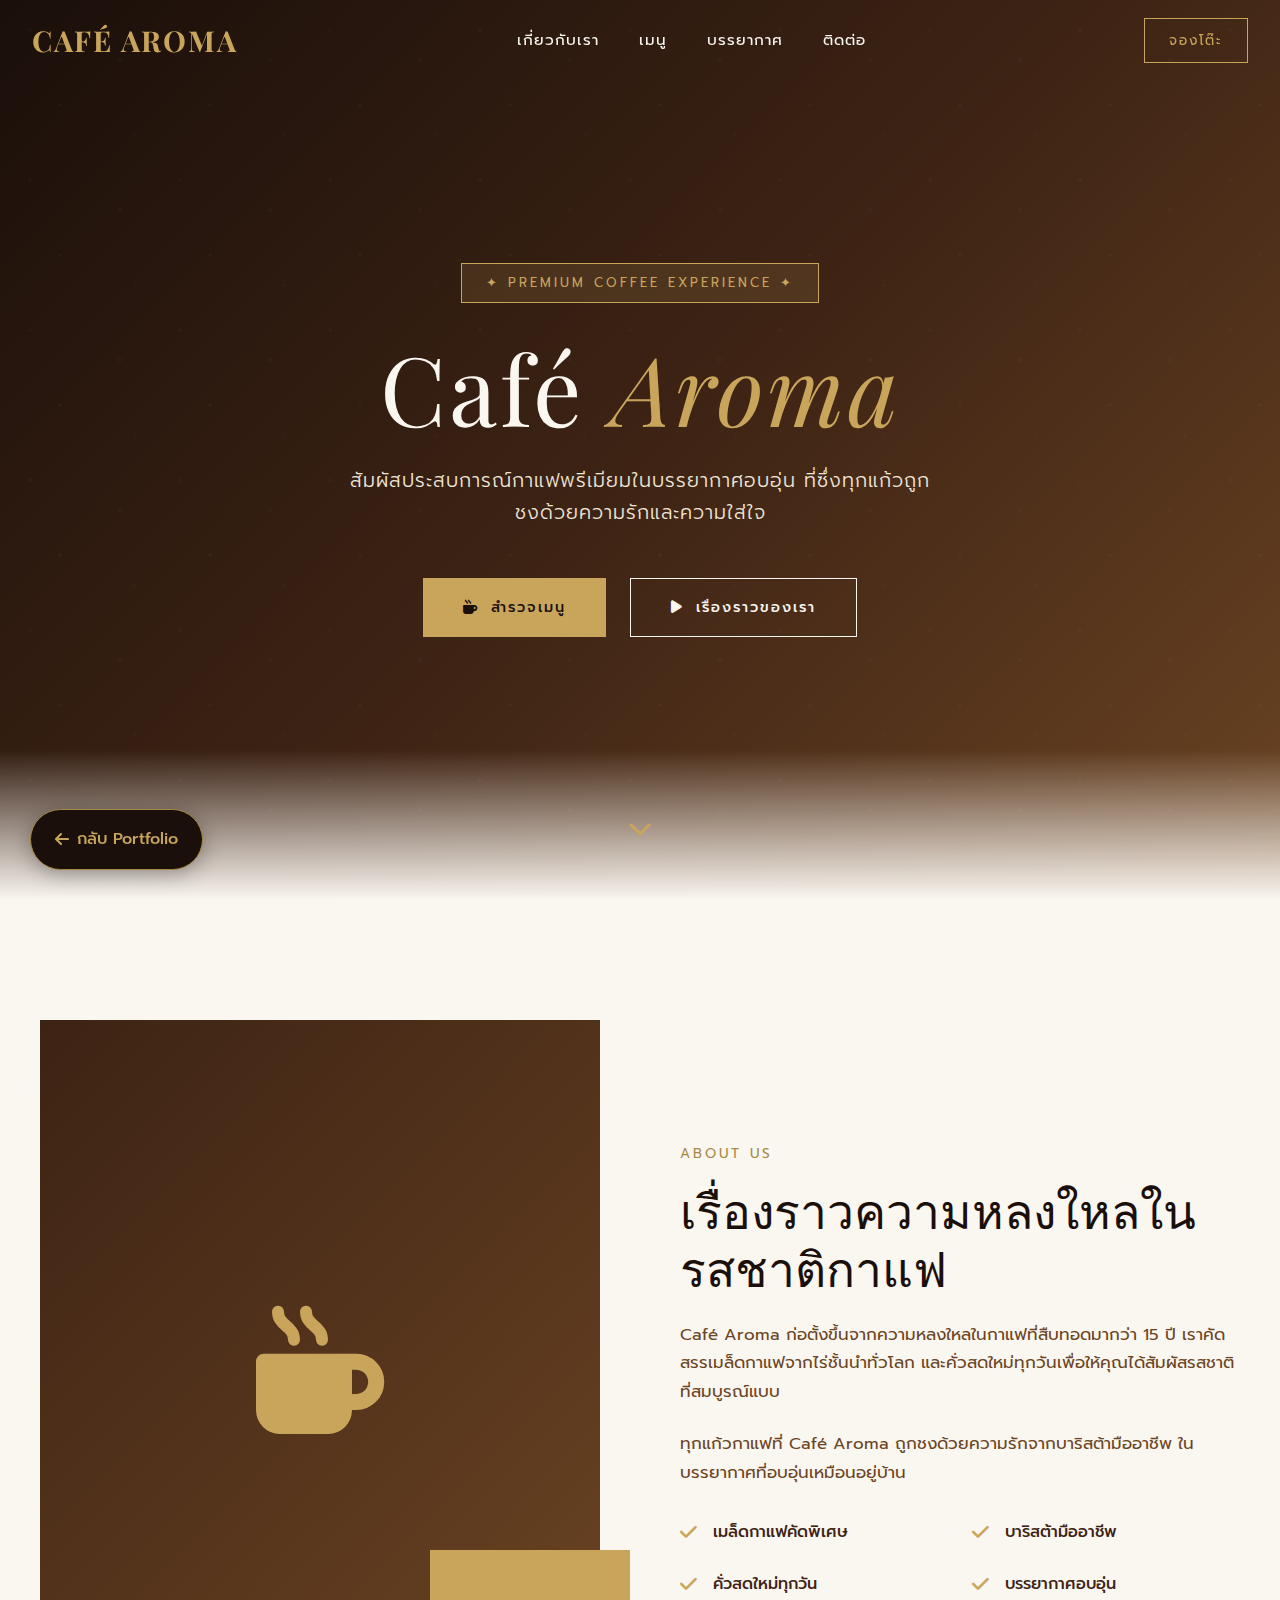
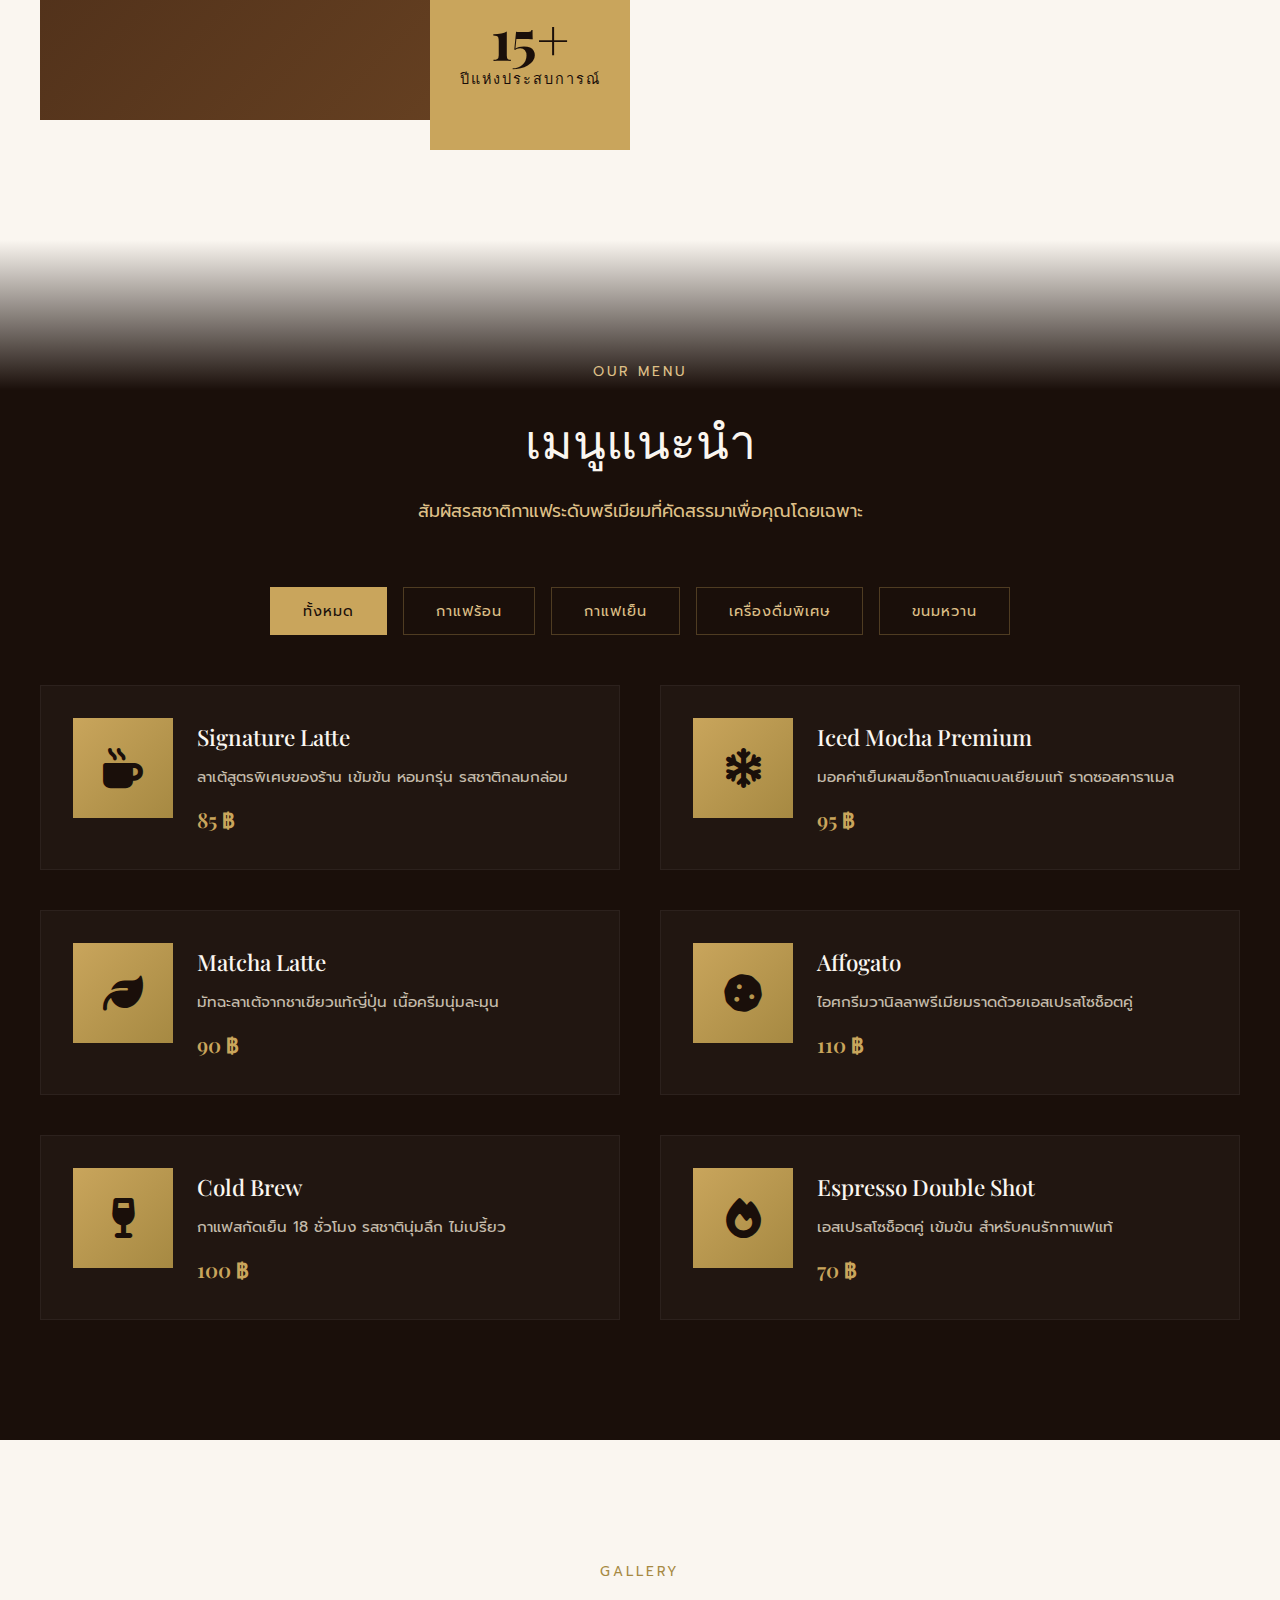
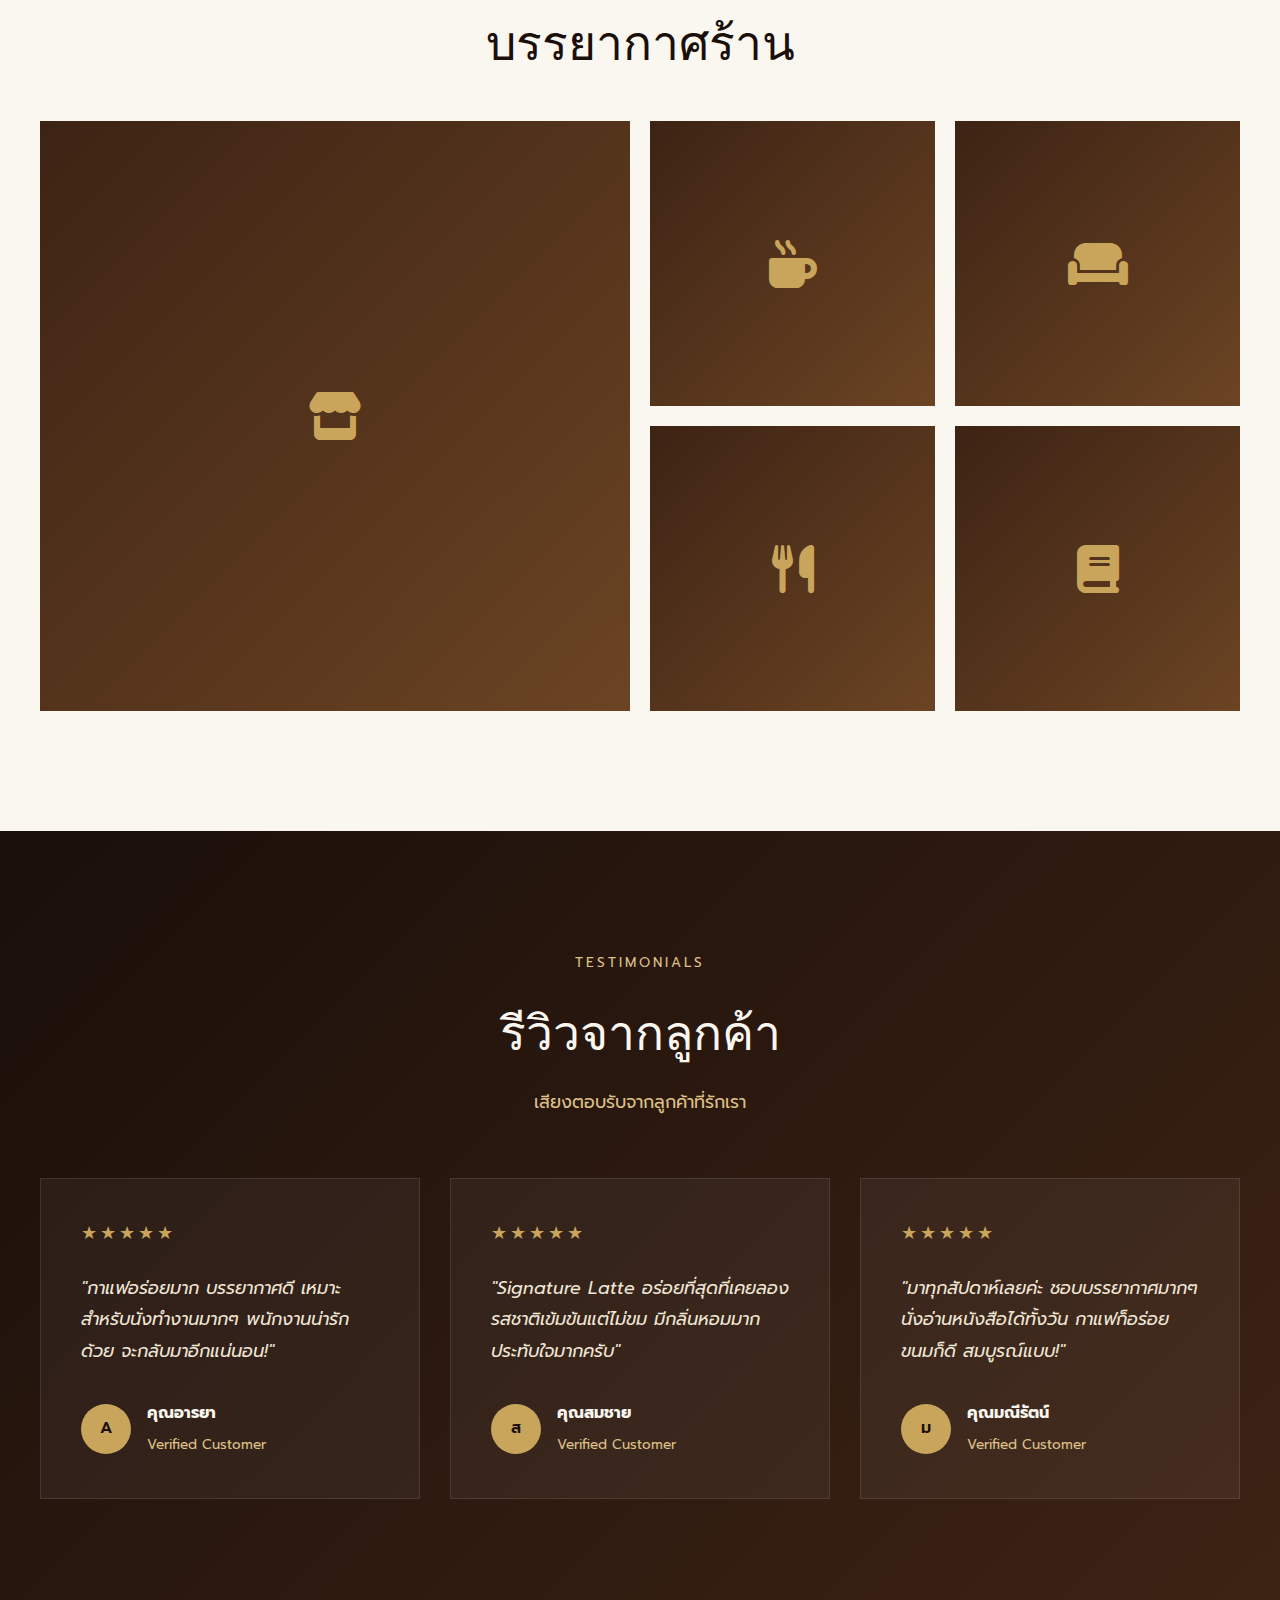
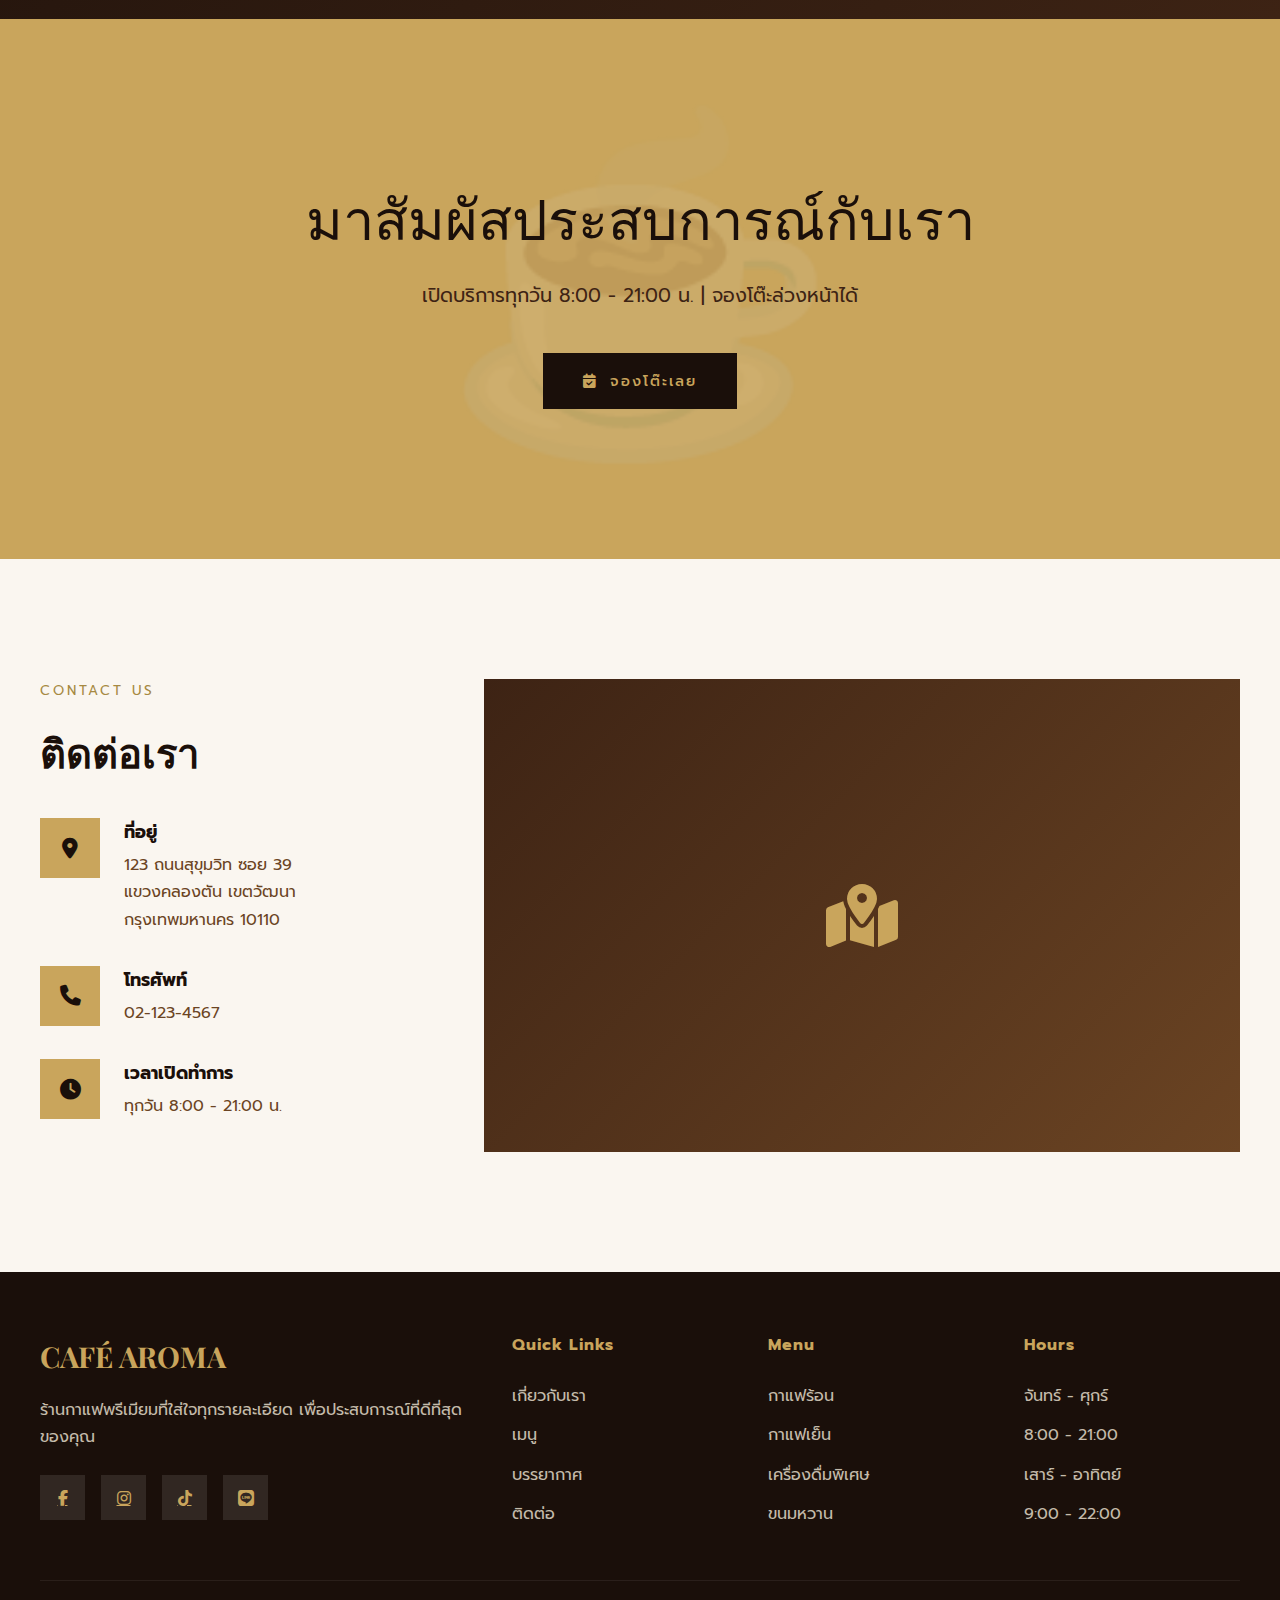
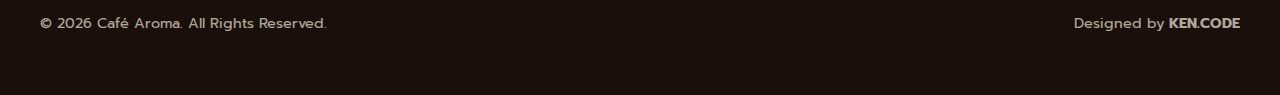
<file: projects/coffee-landing/index.html>
<!DOCTYPE html>
<html lang="th">

<head>
  <meta charset="UTF-8">
  <meta name="viewport" content="width=device-width, initial-scale=1.0">
  <meta name="description" content="Café Aroma - ร้านกาแฟพรีเมียมในบรรยากาศอบอุ่น">
  <title>Café Aroma | ร้านกาแฟพรีเมียม</title>
  <link rel="stylesheet" href="https://cdnjs.cloudflare.com/ajax/libs/font-awesome/6.5.1/css/all.min.css">
  <link
    href="https://fonts.googleapis.com/css2?family=Playfair+Display:wght@400;500;600;700&family=Prompt:wght@300;400;500;600;700&display=swap"
    rel="stylesheet">
  <style>
    * {
      margin: 0;
      padding: 0;
      box-sizing: border-box;
    }

    :root {
      --coffee-dark: #1a0f0a;
      --coffee-medium: #3d2314;
      --coffee-light: #6b4423;
      --cream: #faf6f0;
      --cream-dark: #f0e6d6;
      --gold: #c9a55c;
      --gold-light: #dfc088;
      --gold-dark: #a68942;
      --text-dark: #1a1a1a;
      --text-light: #ffffff;
      --accent: #8b5e34;
    }

    html {
      scroll-behavior: smooth;
    }

    body {
      font-family: 'Prompt', sans-serif;
      background: var(--cream);
      color: var(--text-dark);
      line-height: 1.7;
      overflow-x: hidden;
    }

    /* Navbar */
    .navbar {
      position: fixed;
      top: 0;
      left: 0;
      right: 0;
      z-index: 1000;
      padding: 1rem 0;
      transition: all 0.3s ease;
    }

    .navbar.scrolled {
      background: rgba(26, 15, 10, 0.95);
      backdrop-filter: blur(10px);
      padding: 0.75rem 0;
      box-shadow: 0 2px 20px rgba(0, 0, 0, 0.3);
    }

    .nav-container {
      max-width: 1400px;
      margin: 0 auto;
      padding: 0 2rem;
      display: flex;
      justify-content: space-between;
      align-items: center;
    }

    .logo {
      font-family: 'Playfair Display', serif;
      font-size: 1.8rem;
      font-weight: 700;
      color: var(--gold);
      text-decoration: none;
      letter-spacing: 2px;
    }

    .nav-links {
      display: flex;
      gap: 2.5rem;
      list-style: none;
    }

    .nav-links a {
      color: var(--cream);
      text-decoration: none;
      font-weight: 400;
      font-size: 0.95rem;
      letter-spacing: 1px;
      transition: color 0.3s ease;
      position: relative;
    }

    .nav-links a::after {
      content: '';
      position: absolute;
      bottom: -5px;
      left: 0;
      width: 0;
      height: 1px;
      background: var(--gold);
      transition: width 0.3s ease;
    }

    .nav-links a:hover::after {
      width: 100%;
    }

    .nav-links a:hover {
      color: var(--gold);
    }

    .nav-cta {
      padding: 0.6rem 1.5rem;
      background: transparent;
      border: 1px solid var(--gold);
      color: var(--gold);
      border-radius: 0;
      text-decoration: none;
      font-size: 0.85rem;
      letter-spacing: 2px;
      text-transform: uppercase;
      transition: all 0.3s ease;
    }

    .nav-cta:hover {
      background: var(--gold);
      color: var(--coffee-dark);
    }

    /* Back Button */
    .back-btn {
      position: fixed;
      bottom: 30px;
      left: 30px;
      z-index: 1000;
      padding: 1rem 1.5rem;
      background: var(--coffee-dark);
      color: var(--gold);
      border-radius: 50px;
      text-decoration: none;
      font-weight: 500;
      display: flex;
      align-items: center;
      gap: 0.5rem;
      transition: all 0.3s ease;
      box-shadow: 0 4px 20px rgba(0, 0, 0, 0.3);
      border: 1px solid var(--gold-dark);
    }

    .back-btn:hover {
      background: var(--gold);
      color: var(--coffee-dark);
      transform: translateY(-3px);
    }

    /* Hero Section */
    .hero {
      min-height: 100vh;
      background: linear-gradient(135deg, var(--coffee-dark) 0%, var(--coffee-medium) 50%, var(--coffee-light) 100%);
      display: flex;
      align-items: center;
      justify-content: center;
      text-align: center;
      padding: 2rem;
      position: relative;
      overflow: hidden;
    }

    .hero::before {
      content: '';
      position: absolute;
      top: 0;
      left: 0;
      right: 0;
      bottom: 0;
      background: url('data:image/svg+xml,<svg xmlns="http://www.w3.org/2000/svg" viewBox="0 0 100 100"><circle cx="20" cy="20" r="1" fill="%23ffffff08"/><circle cx="80" cy="40" r="1.5" fill="%23ffffff05"/><circle cx="40" cy="70" r="1" fill="%23ffffff08"/><circle cx="90" cy="90" r="1" fill="%23ffffff05"/></svg>') repeat;
      background-size: 150px 150px;
    }

    .hero::after {
      content: '';
      position: absolute;
      bottom: 0;
      left: 0;
      right: 0;
      height: 150px;
      background: linear-gradient(to top, var(--cream), transparent);
    }

    .hero-content {
      position: relative;
      z-index: 1;
      max-width: 900px;
    }

    .hero-badge {
      display: inline-block;
      padding: 0.5rem 1.5rem;
      background: rgba(201, 165, 92, 0.15);
      border: 1px solid var(--gold);
      color: var(--gold);
      font-size: 0.8rem;
      letter-spacing: 3px;
      text-transform: uppercase;
      margin-bottom: 2rem;
    }

    .hero h1 {
      font-family: 'Playfair Display', serif;
      font-size: clamp(3rem, 10vw, 6rem);
      color: var(--cream);
      margin-bottom: 1.5rem;
      font-weight: 400;
      line-height: 1.1;
      letter-spacing: 3px;
    }

    .hero h1 span {
      color: var(--gold);
      font-style: italic;
    }

    .hero p {
      font-size: 1.2rem;
      color: var(--cream-dark);
      margin-bottom: 3rem;
      max-width: 600px;
      margin-left: auto;
      margin-right: auto;
      font-weight: 300;
      letter-spacing: 1px;
    }

    .hero-buttons {
      display: flex;
      gap: 1.5rem;
      justify-content: center;
      flex-wrap: wrap;
    }

    .btn {
      padding: 1rem 2.5rem;
      text-decoration: none;
      font-weight: 500;
      font-size: 0.9rem;
      letter-spacing: 2px;
      text-transform: uppercase;
      transition: all 0.3s ease;
      display: inline-flex;
      align-items: center;
      gap: 0.75rem;
    }

    .btn-primary {
      background: var(--gold);
      color: var(--coffee-dark);
      border: none;
    }

    .btn-primary:hover {
      background: var(--gold-light);
      transform: translateY(-3px);
      box-shadow: 0 10px 30px rgba(201, 165, 92, 0.3);
    }

    .btn-outline {
      background: transparent;
      color: var(--cream);
      border: 1px solid var(--cream);
    }

    .btn-outline:hover {
      background: var(--cream);
      color: var(--coffee-dark);
    }

    .scroll-indicator {
      position: absolute;
      bottom: 50px;
      left: 50%;
      transform: translateX(-50%);
      z-index: 2;
      color: var(--gold);
      font-size: 1.5rem;
      animation: bounce 2s infinite;
    }

    @keyframes bounce {

      0%,
      20%,
      50%,
      80%,
      100% {
        transform: translateX(-50%) translateY(0);
      }

      40% {
        transform: translateX(-50%) translateY(-15px);
      }

      60% {
        transform: translateX(-50%) translateY(-7px);
      }
    }

    /* About Section */
    .about {
      padding: 120px 2rem;
      background: var(--cream);
    }

    .container {
      max-width: 1200px;
      margin: 0 auto;
    }

    .about-grid {
      display: grid;
      grid-template-columns: 1fr 1fr;
      gap: 80px;
      align-items: center;
    }

    .about-image {
      position: relative;
    }

    .about-image-main {
      width: 100%;
      aspect-ratio: 4/5;
      background: linear-gradient(135deg, var(--coffee-medium), var(--coffee-light));
      display: flex;
      align-items: center;
      justify-content: center;
      font-size: 8rem;
      color: var(--gold);
    }

    .about-image-accent {
      position: absolute;
      bottom: -30px;
      right: -30px;
      width: 200px;
      height: 200px;
      background: var(--gold);
      display: flex;
      align-items: center;
      justify-content: center;
      flex-direction: column;
      color: var(--coffee-dark);
      font-family: 'Playfair Display', serif;
    }

    .about-image-accent .number {
      font-size: 3.5rem;
      font-weight: 700;
      line-height: 1;
    }

    .about-image-accent .text {
      font-size: 0.9rem;
      letter-spacing: 2px;
      text-transform: uppercase;
    }

    .section-label {
      color: var(--gold-dark);
      font-size: 0.85rem;
      letter-spacing: 3px;
      text-transform: uppercase;
      margin-bottom: 1rem;
      display: block;
    }

    .about-content h2 {
      font-family: 'Playfair Display', serif;
      font-size: 3rem;
      color: var(--coffee-dark);
      margin-bottom: 1.5rem;
      font-weight: 400;
      line-height: 1.2;
    }

    .about-content p {
      color: var(--coffee-light);
      margin-bottom: 1.5rem;
      font-size: 1.05rem;
    }

    .about-features {
      display: grid;
      grid-template-columns: 1fr 1fr;
      gap: 1.5rem;
      margin-top: 2rem;
    }

    .about-feature {
      display: flex;
      align-items: center;
      gap: 1rem;
    }

    .about-feature i {
      color: var(--gold);
      font-size: 1.2rem;
    }

    .about-feature span {
      color: var(--coffee-medium);
      font-weight: 500;
    }

    /* Menu Section */
    .menu {
      padding: 120px 2rem;
      background: var(--coffee-dark);
      color: var(--cream);
      position: relative;
    }

    .menu::before {
      content: '';
      position: absolute;
      top: 0;
      left: 0;
      right: 0;
      height: 150px;
      background: linear-gradient(to bottom, var(--cream), transparent);
      pointer-events: none;
    }

    .section-header {
      text-align: center;
      margin-bottom: 60px;
      position: relative;
      z-index: 1;
    }

    .section-header h2 {
      font-family: 'Playfair Display', serif;
      font-size: 3rem;
      margin-bottom: 1rem;
      font-weight: 400;
    }

    .section-header p {
      color: var(--gold-light);
      font-size: 1.1rem;
    }

    .menu-categories {
      display: flex;
      justify-content: center;
      gap: 1rem;
      margin-bottom: 50px;
      flex-wrap: wrap;
    }

    .menu-cat-btn {
      padding: 0.75rem 2rem;
      background: transparent;
      border: 1px solid rgba(201, 165, 92, 0.3);
      color: var(--gold-light);
      cursor: pointer;
      font-family: inherit;
      font-size: 0.9rem;
      letter-spacing: 1px;
      transition: all 0.3s ease;
    }

    .menu-cat-btn:hover,
    .menu-cat-btn.active {
      background: var(--gold);
      border-color: var(--gold);
      color: var(--coffee-dark);
    }

    .menu-grid {
      display: grid;
      grid-template-columns: repeat(2, 1fr);
      gap: 40px;
    }

    .menu-item {
      display: flex;
      gap: 1.5rem;
      padding: 2rem;
      background: rgba(255, 255, 255, 0.03);
      border: 1px solid rgba(255, 255, 255, 0.05);
      transition: all 0.3s ease;
    }

    .menu-item:hover {
      background: rgba(255, 255, 255, 0.08);
      border-color: var(--gold);
      transform: translateY(-5px);
    }

    .menu-image {
      width: 100px;
      height: 100px;
      background: linear-gradient(135deg, var(--gold), var(--gold-dark));
      display: flex;
      align-items: center;
      justify-content: center;
      font-size: 2.5rem;
      color: var(--coffee-dark);
      flex-shrink: 0;
    }

    .menu-info {
      flex: 1;
    }

    .menu-info h4 {
      font-family: 'Playfair Display', serif;
      font-size: 1.4rem;
      margin-bottom: 0.5rem;
      font-weight: 500;
    }

    .menu-info p {
      color: var(--cream-dark);
      font-size: 0.95rem;
      margin-bottom: 0.75rem;
      opacity: 0.8;
    }

    .menu-price {
      color: var(--gold);
      font-size: 1.3rem;
      font-weight: 600;
      font-family: 'Playfair Display', serif;
    }

    /* Gallery Section */
    .gallery {
      padding: 120px 2rem;
      background: var(--cream);
    }

    .gallery-grid {
      display: grid;
      grid-template-columns: repeat(4, 1fr);
      gap: 20px;
    }

    .gallery-item {
      aspect-ratio: 1;
      background: linear-gradient(135deg, var(--coffee-medium), var(--coffee-light));
      display: flex;
      align-items: center;
      justify-content: center;
      font-size: 3rem;
      color: var(--gold);
      cursor: pointer;
      transition: all 0.5s ease;
      position: relative;
      overflow: hidden;
    }

    .gallery-item:hover {
      transform: scale(1.05);
      z-index: 10;
    }

    .gallery-item::after {
      content: '';
      position: absolute;
      inset: 0;
      background: rgba(0, 0, 0, 0.3);
      opacity: 0;
      transition: opacity 0.3s ease;
    }

    .gallery-item:hover::after {
      opacity: 1;
    }

    .gallery-item:nth-child(1) {
      grid-column: span 2;
      grid-row: span 2;
    }

    /* Testimonials */
    .testimonials {
      padding: 120px 2rem;
      background: linear-gradient(135deg, var(--coffee-dark), var(--coffee-medium));
      color: var(--cream);
    }

    .testimonials-grid {
      display: grid;
      grid-template-columns: repeat(3, 1fr);
      gap: 30px;
    }

    .testimonial-card {
      padding: 2.5rem;
      background: rgba(255, 255, 255, 0.05);
      border: 1px solid rgba(255, 255, 255, 0.1);
      transition: all 0.3s ease;
    }

    .testimonial-card:hover {
      background: rgba(255, 255, 255, 0.1);
      transform: translateY(-10px);
    }

    .testimonial-stars {
      color: var(--gold);
      margin-bottom: 1.5rem;
      font-size: 1.1rem;
      letter-spacing: 3px;
    }

    .testimonial-text {
      font-size: 1.1rem;
      line-height: 1.8;
      margin-bottom: 2rem;
      font-style: italic;
      color: var(--cream-dark);
    }

    .testimonial-author {
      display: flex;
      align-items: center;
      gap: 1rem;
    }

    .author-avatar {
      width: 50px;
      height: 50px;
      background: var(--gold);
      border-radius: 50%;
      display: flex;
      align-items: center;
      justify-content: center;
      color: var(--coffee-dark);
      font-weight: 600;
    }

    .author-info h5 {
      font-size: 1rem;
      margin-bottom: 0.25rem;
    }

    .author-info span {
      font-size: 0.85rem;
      color: var(--gold-light);
    }

    /* CTA Section */
    .cta {
      padding: 150px 2rem;
      background: var(--gold);
      text-align: center;
      position: relative;
      overflow: hidden;
    }

    .cta::before {
      content: '☕';
      position: absolute;
      font-size: 20rem;
      opacity: 0.1;
      top: 50%;
      left: 50%;
      transform: translate(-50%, -50%);
    }

    .cta h2 {
      font-family: 'Playfair Display', serif;
      font-size: 3.5rem;
      color: var(--coffee-dark);
      margin-bottom: 1rem;
      font-weight: 400;
      position: relative;
    }

    .cta p {
      color: var(--coffee-medium);
      margin-bottom: 2.5rem;
      font-size: 1.2rem;
      position: relative;
    }

    .cta .btn {
      background: var(--coffee-dark);
      color: var(--gold);
      position: relative;
    }

    .cta .btn:hover {
      background: var(--coffee-medium);
      transform: translateY(-3px);
    }

    /* Contact Section */
    .contact {
      padding: 120px 2rem;
      background: var(--cream);
    }

    .contact-grid {
      display: grid;
      grid-template-columns: 1fr 1fr;
      gap: 80px;
    }

    .contact-info h2 {
      font-family: 'Playfair Display', serif;
      font-size: 2.5rem;
      color: var(--coffee-dark);
      margin-bottom: 2rem;
    }

    .contact-item {
      display: flex;
      gap: 1.5rem;
      margin-bottom: 2rem;
    }

    .contact-icon {
      width: 60px;
      height: 60px;
      background: var(--gold);
      display: flex;
      align-items: center;
      justify-content: center;
      font-size: 1.3rem;
      color: var(--coffee-dark);
      flex-shrink: 0;
    }

    .contact-text h4 {
      font-size: 1.1rem;
      margin-bottom: 0.25rem;
      color: var(--coffee-dark);
    }

    .contact-text p {
      color: var(--coffee-light);
    }

    .contact-map {
      background: linear-gradient(135deg, var(--coffee-medium), var(--coffee-light));
      aspect-ratio: 16/10;
      display: flex;
      align-items: center;
      justify-content: center;
      color: var(--gold);
      font-size: 4rem;
    }

    /* Footer */
    footer {
      background: var(--coffee-dark);
      color: var(--cream);
      padding: 60px 2rem;
    }

    .footer-content {
      max-width: 1200px;
      margin: 0 auto;
      display: grid;
      grid-template-columns: 2fr 1fr 1fr 1fr;
      gap: 40px;
    }

    .footer-brand h3 {
      font-family: 'Playfair Display', serif;
      font-size: 1.8rem;
      color: var(--gold);
      margin-bottom: 1rem;
    }

    .footer-brand p {
      color: var(--cream-dark);
      opacity: 0.8;
      margin-bottom: 1.5rem;
    }

    .social-links {
      display: flex;
      gap: 1rem;
    }

    .social-links a {
      width: 45px;
      height: 45px;
      background: rgba(255, 255, 255, 0.1);
      display: flex;
      align-items: center;
      justify-content: center;
      color: var(--gold);
      transition: all 0.3s ease;
    }

    .social-links a:hover {
      background: var(--gold);
      color: var(--coffee-dark);
    }

    .footer-links h4 {
      font-size: 1rem;
      margin-bottom: 1.5rem;
      color: var(--gold);
      letter-spacing: 1px;
    }

    .footer-links ul {
      list-style: none;
    }

    .footer-links li {
      margin-bottom: 0.75rem;
    }

    .footer-links a {
      color: var(--cream-dark);
      opacity: 0.8;
      text-decoration: none;
      transition: all 0.3s ease;
    }

    .footer-links a:hover {
      color: var(--gold);
      opacity: 1;
    }

    .footer-bottom {
      max-width: 1200px;
      margin: 40px auto 0;
      padding-top: 30px;
      border-top: 1px solid rgba(255, 255, 255, 0.1);
      display: flex;
      justify-content: space-between;
      align-items: center;
      color: var(--cream-dark);
      opacity: 0.7;
      font-size: 0.9rem;
    }

    /* Responsive */
    @media (max-width: 1024px) {
      .about-grid {
        grid-template-columns: 1fr;
        gap: 40px;
      }

      .menu-grid {
        grid-template-columns: 1fr;
      }

      .gallery-grid {
        grid-template-columns: repeat(2, 1fr);
      }

      .gallery-item:nth-child(1) {
        grid-column: span 2;
        grid-row: span 1;
      }

      .testimonials-grid {
        grid-template-columns: 1fr;
      }

      .contact-grid {
        grid-template-columns: 1fr;
      }

      .footer-content {
        grid-template-columns: 1fr 1fr;
      }
    }

    @media (max-width: 768px) {
      .nav-links {
        display: none;
      }

      .nav-cta {
        display: none;
      }

      .hero h1 {
        font-size: 2.5rem;
      }

      .about-content h2,
      .section-header h2 {
        font-size: 2rem;
      }

      .gallery-grid {
        grid-template-columns: 1fr;
      }

      .gallery-item:nth-child(1) {
        grid-column: span 1;
      }

      .footer-content {
        grid-template-columns: 1fr;
        text-align: center;
      }

      .social-links {
        justify-content: center;
      }

      .footer-bottom {
        flex-direction: column;
        gap: 1rem;
        text-align: center;
      }
    }
  </style>
</head>

<body>
  <!-- Navbar -->
  <nav class="navbar">
    <div class="nav-container">
      <a href="#" class="logo">CAFÉ AROMA</a>
      <ul class="nav-links">
        <li><a href="#about">เกี่ยวกับเรา</a></li>
        <li><a href="#menu">เมนู</a></li>
        <li><a href="#gallery">บรรยากาศ</a></li>
        <li><a href="#contact">ติดต่อ</a></li>
      </ul>
      <a href="#contact" class="nav-cta">จองโต๊ะ</a>
    </div>
  </nav>

  <!-- Back Button -->
  <a href="../../index.html#portfolio" class="back-btn">
    <i class="fa-solid fa-arrow-left"></i> กลับ Portfolio
  </a>

  <!-- Hero Section -->
  <section class="hero">
    <div class="hero-content">
      <span class="hero-badge">✦ Premium Coffee Experience ✦</span>
      <h1>Café <span>Aroma</span></h1>
      <p>สัมผัสประสบการณ์กาแฟพรีเมียมในบรรยากาศอบอุ่น ที่ซึ่งทุกแก้วถูกชงด้วยความรักและความใส่ใจ</p>
      <div class="hero-buttons">
        <a href="#menu" class="btn btn-primary">
          <i class="fa-solid fa-mug-hot"></i> สำรวจเมนู
        </a>
        <a href="#about" class="btn btn-outline">
          <i class="fa-solid fa-play"></i> เรื่องราวของเรา
        </a>
      </div>
    </div>
    <div class="scroll-indicator">
      <i class="fa-solid fa-chevron-down"></i>
    </div>
  </section>

  <!-- About Section -->
  <section id="about" class="about">
    <div class="container">
      <div class="about-grid">
        <div class="about-image">
          <div class="about-image-main">
            <i class="fa-solid fa-mug-hot"></i>
          </div>
          <div class="about-image-accent">
            <span class="number">15+</span>
            <span class="text">ปีแห่งประสบการณ์</span>
          </div>
        </div>
        <div class="about-content">
          <span class="section-label">About Us</span>
          <h2>เรื่องราวความหลงใหลในรสชาติกาแฟ</h2>
          <p>Café Aroma ก่อตั้งขึ้นจากความหลงใหลในกาแฟที่สืบทอดมากว่า 15 ปี เราคัดสรรเมล็ดกาแฟจากไร่ชั้นนำทั่วโลก
            และคั่วสดใหม่ทุกวันเพื่อให้คุณได้สัมผัสรสชาติที่สมบูรณ์แบบ</p>
          <p>ทุกแก้วกาแฟที่ Café Aroma ถูกชงด้วยความรักจากบาริสต้ามืออาชีพ ในบรรยากาศที่อบอุ่นเหมือนอยู่บ้าน</p>
          <div class="about-features">
            <div class="about-feature">
              <i class="fa-solid fa-check"></i>
              <span>เมล็ดกาแฟคัดพิเศษ</span>
            </div>
            <div class="about-feature">
              <i class="fa-solid fa-check"></i>
              <span>บาริสต้ามืออาชีพ</span>
            </div>
            <div class="about-feature">
              <i class="fa-solid fa-check"></i>
              <span>คั่วสดใหม่ทุกวัน</span>
            </div>
            <div class="about-feature">
              <i class="fa-solid fa-check"></i>
              <span>บรรยากาศอบอุ่น</span>
            </div>
          </div>
        </div>
      </div>
    </div>
  </section>

  <!-- Menu Section -->
  <section id="menu" class="menu">
    <div class="container">
      <div class="section-header">
        <span class="section-label" style="color: var(--gold-light);">Our Menu</span>
        <h2>เมนูแนะนำ</h2>
        <p>สัมผัสรสชาติกาแฟระดับพรีเมียมที่คัดสรรมาเพื่อคุณโดยเฉพาะ</p>
      </div>
      <div class="menu-categories">
        <button class="menu-cat-btn active">ทั้งหมด</button>
        <button class="menu-cat-btn">กาแฟร้อน</button>
        <button class="menu-cat-btn">กาแฟเย็น</button>
        <button class="menu-cat-btn">เครื่องดื่มพิเศษ</button>
        <button class="menu-cat-btn">ขนมหวาน</button>
      </div>
      <div class="menu-grid">
        <div class="menu-item">
          <div class="menu-image"><i class="fa-solid fa-mug-hot"></i></div>
          <div class="menu-info">
            <h4>Signature Latte</h4>
            <p>ลาเต้สูตรพิเศษของร้าน เข้มข้น หอมกรุ่น รสชาติกลมกล่อม</p>
            <span class="menu-price">85 ฿</span>
          </div>
        </div>
        <div class="menu-item">
          <div class="menu-image"><i class="fa-solid fa-snowflake"></i></div>
          <div class="menu-info">
            <h4>Iced Mocha Premium</h4>
            <p>มอคค่าเย็นผสมช็อกโกแลตเบลเยียมแท้ ราดซอสคาราเมล</p>
            <span class="menu-price">95 ฿</span>
          </div>
        </div>
        <div class="menu-item">
          <div class="menu-image"><i class="fa-solid fa-leaf"></i></div>
          <div class="menu-info">
            <h4>Matcha Latte</h4>
            <p>มัทฉะลาเต้จากชาเขียวแท้ญี่ปุ่น เนื้อครีมนุ่มละมุน</p>
            <span class="menu-price">90 ฿</span>
          </div>
        </div>
        <div class="menu-item">
          <div class="menu-image"><i class="fa-solid fa-cookie"></i></div>
          <div class="menu-info">
            <h4>Affogato</h4>
            <p>ไอศกรีมวานิลลาพรีเมียมราดด้วยเอสเปรสโซช็อตคู่</p>
            <span class="menu-price">110 ฿</span>
          </div>
        </div>
        <div class="menu-item">
          <div class="menu-image"><i class="fa-solid fa-wine-glass"></i></div>
          <div class="menu-info">
            <h4>Cold Brew</h4>
            <p>กาแฟสกัดเย็น 18 ชั่วโมง รสชาตินุ่มลึก ไม่เปรี้ยว</p>
            <span class="menu-price">100 ฿</span>
          </div>
        </div>
        <div class="menu-item">
          <div class="menu-image"><i class="fa-solid fa-fire"></i></div>
          <div class="menu-info">
            <h4>Espresso Double Shot</h4>
            <p>เอสเปรสโซช็อตคู่ เข้มข้น สำหรับคนรักกาแฟแท้</p>
            <span class="menu-price">70 ฿</span>
          </div>
        </div>
      </div>
    </div>
  </section>

  <!-- Gallery Section -->
  <section id="gallery" class="gallery">
    <div class="container">
      <div class="section-header" style="margin-bottom: 40px;">
        <span class="section-label">Gallery</span>
        <h2 style="color: var(--coffee-dark);">บรรยากาศร้าน</h2>
      </div>
      <div class="gallery-grid">
        <div class="gallery-item"><i class="fa-solid fa-store"></i></div>
        <div class="gallery-item"><i class="fa-solid fa-mug-hot"></i></div>
        <div class="gallery-item"><i class="fa-solid fa-couch"></i></div>
        <div class="gallery-item"><i class="fa-solid fa-utensils"></i></div>
        <div class="gallery-item"><i class="fa-solid fa-book"></i></div>
      </div>
    </div>
  </section>

  <!-- Testimonials Section -->
  <section class="testimonials">
    <div class="container">
      <div class="section-header">
        <span class="section-label" style="color: var(--gold-light);">Testimonials</span>
        <h2>รีวิวจากลูกค้า</h2>
        <p>เสียงตอบรับจากลูกค้าที่รักเรา</p>
      </div>
      <div class="testimonials-grid">
        <div class="testimonial-card">
          <div class="testimonial-stars">★★★★★</div>
          <p class="testimonial-text">"กาแฟอร่อยมาก บรรยากาศดี เหมาะสำหรับนั่งทำงานมากๆ พนักงานน่ารักด้วย
            จะกลับมาอีกแน่นอน!"</p>
          <div class="testimonial-author">
            <div class="author-avatar">A</div>
            <div class="author-info">
              <h5>คุณอารยา</h5>
              <span>Verified Customer</span>
            </div>
          </div>
        </div>
        <div class="testimonial-card">
          <div class="testimonial-stars">★★★★★</div>
          <p class="testimonial-text">"Signature Latte อร่อยที่สุดที่เคยลอง รสชาติเข้มข้นแต่ไม่ขม มีกลิ่นหอมมาก
            ประทับใจมากครับ"</p>
          <div class="testimonial-author">
            <div class="author-avatar">ส</div>
            <div class="author-info">
              <h5>คุณสมชาย</h5>
              <span>Verified Customer</span>
            </div>
          </div>
        </div>
        <div class="testimonial-card">
          <div class="testimonial-stars">★★★★★</div>
          <p class="testimonial-text">"มาทุกสัปดาห์เลยค่ะ ชอบบรรยากาศมากๆ นั่งอ่านหนังสือได้ทั้งวัน กาแฟก็อร่อย ขนมก็ดี
            สมบูรณ์แบบ!"</p>
          <div class="testimonial-author">
            <div class="author-avatar">ม</div>
            <div class="author-info">
              <h5>คุณมณีรัตน์</h5>
              <span>Verified Customer</span>
            </div>
          </div>
        </div>
      </div>
    </div>
  </section>

  <!-- CTA Section -->
  <section class="cta">
    <div class="container">
      <h2>มาสัมผัสประสบการณ์กับเรา</h2>
      <p>เปิดบริการทุกวัน 8:00 - 21:00 น. | จองโต๊ะล่วงหน้าได้</p>
      <a href="#contact" class="btn">
        <i class="fa-solid fa-calendar-check"></i> จองโต๊ะเลย
      </a>
    </div>
  </section>

  <!-- Contact Section -->
  <section id="contact" class="contact">
    <div class="container">
      <div class="contact-grid">
        <div class="contact-info">
          <span class="section-label">Contact Us</span>
          <h2>ติดต่อเรา</h2>
          <div class="contact-item">
            <div class="contact-icon"><i class="fa-solid fa-location-dot"></i></div>
            <div class="contact-text">
              <h4>ที่อยู่</h4>
              <p>123 ถนนสุขุมวิท ซอย 39<br>แขวงคลองตัน เขตวัฒนา<br>กรุงเทพมหานคร 10110</p>
            </div>
          </div>
          <div class="contact-item">
            <div class="contact-icon"><i class="fa-solid fa-phone"></i></div>
            <div class="contact-text">
              <h4>โทรศัพท์</h4>
              <p>02-123-4567</p>
            </div>
          </div>
          <div class="contact-item">
            <div class="contact-icon"><i class="fa-solid fa-clock"></i></div>
            <div class="contact-text">
              <h4>เวลาเปิดทำการ</h4>
              <p>ทุกวัน 8:00 - 21:00 น.</p>
            </div>
          </div>
        </div>
        <div class="contact-map">
          <i class="fa-solid fa-map-location-dot"></i>
        </div>
      </div>
    </div>
  </section>

  <!-- Footer -->
  <footer>
    <div class="footer-content">
      <div class="footer-brand">
        <h3>CAFÉ AROMA</h3>
        <p>ร้านกาแฟพรีเมียมที่ใส่ใจทุกรายละเอียด เพื่อประสบการณ์ที่ดีที่สุดของคุณ</p>
        <div class="social-links">
          <a href="#"><i class="fa-brands fa-facebook-f"></i></a>
          <a href="#"><i class="fa-brands fa-instagram"></i></a>
          <a href="#"><i class="fa-brands fa-tiktok"></i></a>
          <a href="#"><i class="fa-brands fa-line"></i></a>
        </div>
      </div>
      <div class="footer-links">
        <h4>Quick Links</h4>
        <ul>
          <li><a href="#about">เกี่ยวกับเรา</a></li>
          <li><a href="#menu">เมนู</a></li>
          <li><a href="#gallery">บรรยากาศ</a></li>
          <li><a href="#contact">ติดต่อ</a></li>
        </ul>
      </div>
      <div class="footer-links">
        <h4>Menu</h4>
        <ul>
          <li><a href="#">กาแฟร้อน</a></li>
          <li><a href="#">กาแฟเย็น</a></li>
          <li><a href="#">เครื่องดื่มพิเศษ</a></li>
          <li><a href="#">ขนมหวาน</a></li>
        </ul>
      </div>
      <div class="footer-links">
        <h4>Hours</h4>
        <ul>
          <li><a href="#">จันทร์ - ศุกร์</a></li>
          <li><a href="#">8:00 - 21:00</a></li>
          <li><a href="#">เสาร์ - อาทิตย์</a></li>
          <li><a href="#">9:00 - 22:00</a></li>
        </ul>
      </div>
    </div>
    <div class="footer-bottom">
      <p>© 2026 Café Aroma. All Rights Reserved.</p>
      <p>Designed by <strong>KEN.CODE</strong></p>
    </div>
  </footer>

  <script>
    // Navbar scroll effect
    window.addEventListener('scroll', function () {
      const navbar = document.querySelector('.navbar');
      if (window.scrollY > 50) {
        navbar.classList.add('scrolled');
      } else {
        navbar.classList.remove('scrolled');
      }
    });
  </script>
</body>

</html>
</file>
<file: Portfolio.css>
/* =====================================================
   KEN.CODE Portfolio - Complete CSS Styles
   ===================================================== */

/* CSS Variables */
:root {
  --bg-primary: #0f172a;
  --bg-secondary: #1e293b;
  --bg-card: #334155;
  --accent-primary: #f59e0b;
  --accent-secondary: #fbbf24;
  --accent-gradient: linear-gradient(135deg, #f59e0b 0%, #d97706 100%);
  --link-color: #3b82f6;
  --link-hover: #60a5fa;
  --text-primary: #f8fafc;
  --text-secondary: #94a3b8;
  --text-muted: #64748b;
  --border-color: #475569;
  --success: #10b981;
  --shadow-sm: 0 2px 4px rgba(0, 0, 0, 0.1);
  --shadow-md: 0 4px 6px rgba(0, 0, 0, 0.15);
  --shadow-lg: 0 10px 25px rgba(0, 0, 0, 0.25);
  --shadow-glow: 0 0 20px rgba(245, 158, 11, 0.3);
  --transition: all 0.3s ease;
  --radius-sm: 8px;
  --radius-md: 12px;
  --radius-lg: 20px;
  --radius-full: 50px;
}

/* Reset & Base Styles */
* {
  padding: 0;
  margin: 0;
  box-sizing: border-box;
}

html {
  scroll-behavior: smooth;
}

body {
  font-family: 'Prompt', 'Inter', sans-serif;
  background-color: var(--bg-primary);
  color: var(--text-primary);
  line-height: 1.6;
  overflow-x: hidden;
}

a {
  text-decoration: none;
  color: inherit;
  transition: var(--transition);
}

ul {
  list-style: none;
}

img {
  max-width: 100%;
  height: auto;
}

/* Container */
.container {
  max-width: 1200px;
  margin: 0 auto;
  padding: 0 20px;
}

/* =====================================================
   Header & Navigation
   ===================================================== */
header {
  min-height: 100vh;
  background: linear-gradient(135deg, var(--bg-primary) 0%, var(--bg-secondary) 100%);
  position: relative;
  overflow: hidden;
}

header::before {
  content: '';
  position: absolute;
  top: -50%;
  right: -50%;
  width: 100%;
  height: 100%;
  background: radial-gradient(circle, rgba(245, 158, 11, 0.1) 0%, transparent 50%);
  animation: pulse 4s ease-in-out infinite;
}

@keyframes pulse {

  0%,
  100% {
    transform: scale(1);
    opacity: 0.5;
  }

  50% {
    transform: scale(1.1);
    opacity: 0.8;
  }
}

nav {
  position: fixed;
  top: 0;
  left: 0;
  right: 0;
  z-index: 1000;
  background: rgba(15, 23, 42, 0.95);
  backdrop-filter: blur(10px);
  border-bottom: 1px solid rgba(71, 85, 105, 0.3);
}

.nav-wapper {
  display: flex;
  justify-content: space-between;
  align-items: center;
  padding: 1rem 0;
  position: relative;
}

.logo .ken-code {
  font-size: 1.8rem;
  font-weight: 700;
  background: var(--accent-gradient);
  -webkit-background-clip: text;
  -webkit-text-fill-color: transparent;
  background-clip: text;
  letter-spacing: 2px;
}

.menu {
  display: flex;
  gap: 2rem;
}

.menu li a {
  font-weight: 500;
  font-size: 1rem;
  color: var(--text-secondary);
  position: relative;
  padding: 0.5rem 0;
}

.menu li a::after {
  content: '';
  position: absolute;
  bottom: 0;
  left: 0;
  width: 0;
  height: 2px;
  background: var(--accent-primary);
  transition: width 0.3s ease;
}

.menu li a:hover {
  color: var(--accent-primary);
}

.menu li a:hover::after {
  width: 100%;
}

.hamberger {
  display: none;
  color: var(--accent-primary);
  font-size: 1.5rem;
  cursor: pointer;
  padding: 0.5rem;
}

/* Hero Section */
.portfolio-title {
  min-height: 100vh;
  display: flex;
  align-items: center;
  padding-top: 80px;
}

.portfolio-title-wapper {
  display: flex;
  justify-content: center;
  align-items: center;
  text-align: center;
}

.portfolio-title-box {
  max-width: 800px;
}

.greeting {
  font-size: 1.2rem;
  color: var(--accent-primary);
  margin-bottom: 1rem;
  font-weight: 500;
}

.portfolio-title-box h1 {
  font-size: clamp(2.5rem, 8vw, 4.5rem);
  font-weight: 700;
  line-height: 1.2;
  margin-bottom: 0.5rem;
}

.portfolio-title-box h1.highlight {
  background: var(--accent-gradient);
  -webkit-background-clip: text;
  -webkit-text-fill-color: transparent;
  background-clip: text;
}

.subtitle {
  font-size: 1.1rem;
  color: var(--text-secondary);
  margin-top: 1.5rem;
  margin-bottom: 2rem;
}

.hero-buttons {
  display: flex;
  gap: 1rem;
  justify-content: center;
  flex-wrap: wrap;
  margin-bottom: 2rem;
}

.portfolio-btn {
  padding: 1rem 2.5rem;
  font-size: 1rem;
  font-weight: 600;
  border-radius: var(--radius-full);
  transition: var(--transition);
  display: inline-flex;
  align-items: center;
  gap: 0.5rem;
}

.portfolio-btn.primary {
  background: var(--accent-gradient);
  color: var(--bg-primary);
  box-shadow: var(--shadow-glow);
}

.portfolio-btn.primary:hover {
  transform: translateY(-3px);
  box-shadow: 0 0 30px rgba(245, 158, 11, 0.5);
}

.portfolio-btn.secondary {
  background: transparent;
  color: var(--text-primary);
  border: 2px solid var(--accent-primary);
}

.portfolio-btn.secondary:hover {
  background: var(--accent-primary);
  color: var(--bg-primary);
}

.social-links {
  display: flex;
  gap: 1.5rem;
  justify-content: center;
  margin-top: 2rem;
}

.social-links a {
  width: 50px;
  height: 50px;
  border-radius: 50%;
  background: var(--bg-card);
  display: flex;
  align-items: center;
  justify-content: center;
  font-size: 1.3rem;
  color: var(--text-secondary);
  border: 1px solid var(--border-color);
  transition: var(--transition);
}

.social-links a:hover {
  background: var(--accent-primary);
  color: var(--bg-primary);
  transform: translateY(-5px);
  box-shadow: var(--shadow-glow);
}

/* =====================================================
   Section Common Styles
   ===================================================== */
section {
  padding: 100px 0;
}

.section-header {
  text-align: center;
  margin-bottom: 60px;
}

.section-header h2 {
  font-size: 2.5rem;
  font-weight: 700;
  margin-bottom: 1rem;
  position: relative;
  display: inline-block;
}

.section-header h2::after {
  content: '';
  position: absolute;
  bottom: -10px;
  left: 50%;
  transform: translateX(-50%);
  width: 60px;
  height: 4px;
  background: var(--accent-gradient);
  border-radius: var(--radius-full);
}

.section-header p {
  color: var(--text-secondary);
  font-size: 1.1rem;
  margin-top: 1rem;
}

/* =====================================================
   About Section
   ===================================================== */
.about-section {
  background: var(--bg-secondary);
}

.about-content {
  display: grid;
  grid-template-columns: 1fr 1.5fr;
  gap: 60px;
  align-items: center;
}

.about-image {
  position: relative;
  display: flex;
  justify-content: center;
  align-items: center;
}

/* Profile Image */
.about-image img {
  width: 380px;
  height: 380px;
  object-fit: cover;
  border-radius: 30px;
  display: block;
  position: relative;
  z-index: 2;
  border: 1px solid rgba(255, 255, 255, 0.1);
  box-shadow:
    0 25px 50px -12px rgba(0, 0, 0, 0.5),
    0 0 0 1px rgba(255, 255, 255, 0.05);
  transition: all 0.5s cubic-bezier(0.4, 0, 0.2, 1);
  /* Grayscale effect */
  filter: grayscale(100%);
}

.about-image img:hover {
  transform: translateY(-10px) scale(1.02);
  box-shadow:
    0 35px 60px -15px rgba(0, 0, 0, 0.6),
    0 0 0 1px rgba(255, 255, 255, 0.1),
    0 0 40px rgba(245, 158, 11, 0.2);
  /* Remove grayscale on hover - show original color */
  filter: grayscale(0%);
}

.image-placeholder {
  width: 100%;
  aspect-ratio: 1;
  max-width: 350px;
  margin: 0 auto;
  background: linear-gradient(135deg, var(--bg-card) 0%, var(--bg-primary) 100%);
  border-radius: var(--radius-lg);
  display: flex;
  align-items: center;
  justify-content: center;
  border: 3px solid var(--accent-primary);
  box-shadow: var(--shadow-glow);
  position: relative;
  overflow: hidden;
}

.image-placeholder::before {
  content: '';
  position: absolute;
  inset: 0;
  background: linear-gradient(45deg, transparent 40%, rgba(245, 158, 11, 0.1) 50%, transparent 60%);
  animation: shimmer 3s infinite;
}

@keyframes shimmer {
  0% {
    transform: translateX(-100%);
  }

  100% {
    transform: translateX(100%);
  }
}

.image-placeholder i {
  font-size: 6rem;
  color: var(--accent-primary);
  opacity: 0.8;
}

.about-text h3 {
  font-size: 1.8rem;
  margin-bottom: 1.5rem;
  color: var(--accent-primary);
}

.about-text p {
  color: var(--text-secondary);
  margin-bottom: 1rem;
  line-height: 1.8;
}

.about-info {
  display: flex;
  flex-wrap: wrap;
  gap: 1.5rem;
  margin: 2rem 0;
}

.info-item {
  display: flex;
  align-items: center;
  gap: 0.75rem;
  padding: 0.75rem 1.5rem;
  background: var(--bg-card);
  border-radius: var(--radius-md);
  border: 1px solid var(--border-color);
}

.info-item i {
  color: var(--accent-primary);
  font-size: 1.2rem;
}

.info-item span {
  color: var(--text-secondary);
}

.btn-download {
  display: inline-flex;
  align-items: center;
  gap: 0.75rem;
  padding: 1rem 2rem;
  background: var(--accent-gradient);
  color: var(--bg-primary);
  font-weight: 600;
  border-radius: var(--radius-full);
  transition: var(--transition);
}

.btn-download:hover {
  transform: translateY(-3px);
  box-shadow: var(--shadow-glow);
}

/* =====================================================
   Skills Section
   ===================================================== */
.skills-section {
  background: var(--bg-primary);
}

.skills-grid {
  display: grid;
  grid-template-columns: repeat(auto-fit, minmax(300px, 1fr));
  gap: 30px;
}

.skill-card {
  background: var(--bg-secondary);
  padding: 2rem;
  border-radius: var(--radius-md);
  border: 1px solid var(--border-color);
  text-align: center;
  transition: var(--transition);
}

.skill-card:hover {
  transform: translateY(-10px);
  border-color: var(--accent-primary);
  box-shadow: var(--shadow-glow);
}

.skill-card i {
  font-size: 3rem;
  color: var(--accent-primary);
  margin-bottom: 1rem;
}

.skill-card h4 {
  font-size: 1.2rem;
  margin-bottom: 1rem;
}

.skill-bar {
  width: 100%;
  height: 8px;
  background: var(--bg-card);
  border-radius: var(--radius-full);
  overflow: hidden;
  margin-bottom: 0.5rem;
}

.skill-progress {
  height: 100%;
  background: var(--accent-gradient);
  border-radius: var(--radius-full);
  transition: width 1s ease;
}

.skill-percent {
  color: var(--accent-primary);
  font-weight: 600;
}

/* =====================================================
   Services Section
   ===================================================== */
.services-section {
  background: var(--bg-primary);
}

.services-grid {
  display: grid;
  grid-template-columns: repeat(auto-fit, minmax(320px, 1fr));
  gap: 30px;
  margin-bottom: 50px;
}

.service-card {
  background: var(--bg-secondary);
  border-radius: var(--radius-lg);
  padding: 2.5rem;
  border: 1px solid var(--border-color);
  position: relative;
  transition: var(--transition);
  overflow: hidden;
}

.service-card::before {
  content: '';
  position: absolute;
  top: 0;
  left: 0;
  right: 0;
  height: 4px;
  background: var(--accent-gradient);
  transform: scaleX(0);
  transition: transform 0.3s ease;
}

.service-card:hover {
  transform: translateY(-10px);
  border-color: var(--accent-primary);
  box-shadow: var(--shadow-glow);
}

.service-card:hover::before {
  transform: scaleX(1);
}

.service-card.featured {
  border-color: var(--accent-primary);
  background: linear-gradient(135deg, var(--bg-secondary) 0%, rgba(245, 158, 11, 0.1) 100%);
}

.service-card.featured::before {
  transform: scaleX(1);
}

.service-badge {
  position: absolute;
  top: 20px;
  right: 20px;
  background: var(--accent-gradient);
  color: var(--bg-primary);
  padding: 0.4rem 1rem;
  border-radius: var(--radius-full);
  font-size: 0.85rem;
  font-weight: 600;
}

.service-icon {
  width: 70px;
  height: 70px;
  background: var(--accent-gradient);
  border-radius: var(--radius-md);
  display: flex;
  align-items: center;
  justify-content: center;
  font-size: 1.8rem;
  color: var(--bg-primary);
  margin-bottom: 1.5rem;
}

.service-card h3 {
  font-size: 1.4rem;
  margin-bottom: 0.75rem;
  color: var(--text-primary);
}

.service-desc {
  color: var(--text-secondary);
  margin-bottom: 1.5rem;
  line-height: 1.6;
}

.service-price {
  display: flex;
  align-items: baseline;
  gap: 0.5rem;
  margin-bottom: 1.5rem;
}

.price-label {
  color: var(--text-muted);
  font-size: 0.9rem;
}

.price-amount {
  font-size: 2rem;
  font-weight: 700;
  background: var(--accent-gradient);
  -webkit-background-clip: text;
  -webkit-text-fill-color: transparent;
  background-clip: text;
}

.service-features {
  list-style: none;
}

.service-features li {
  display: flex;
  align-items: center;
  gap: 0.75rem;
  padding: 0.5rem 0;
  color: var(--text-secondary);
  font-size: 0.95rem;
}

.service-features li i {
  color: var(--success);
  font-size: 0.9rem;
}

.services-cta {
  text-align: center;
  padding: 2rem;
  background: var(--bg-secondary);
  border-radius: var(--radius-lg);
  border: 1px solid var(--border-color);
}

.services-cta p {
  font-size: 1.2rem;
  color: var(--text-secondary);
  margin-bottom: 1.5rem;
}

.btn-quote {
  display: inline-flex;
  align-items: center;
  gap: 0.75rem;
  padding: 1rem 2.5rem;
  background: var(--accent-gradient);
  color: var(--bg-primary);
  font-weight: 600;
  font-size: 1.1rem;
  border-radius: var(--radius-full);
  transition: var(--transition);
}

.btn-quote:hover {
  transform: translateY(-3px);
  box-shadow: var(--shadow-glow);
}

/* =====================================================
   Portfolio Section
   ===================================================== */
.portfolio-section {
  background: var(--bg-secondary);
}

.portfolio-filter {
  display: flex;
  justify-content: center;
  flex-wrap: wrap;
  gap: 1rem;
  margin-bottom: 40px;
}

.filter-btn {
  padding: 0.75rem 1.5rem;
  background: transparent;
  border: 2px solid var(--border-color);
  color: var(--text-secondary);
  border-radius: var(--radius-full);
  cursor: pointer;
  font-family: inherit;
  font-size: 1rem;
  transition: var(--transition);
}

.filter-btn:hover,
.filter-btn.active {
  background: var(--accent-primary);
  border-color: var(--accent-primary);
  color: var(--bg-primary);
}

.portfolio-grid {
  display: grid;
  grid-template-columns: repeat(auto-fit, minmax(320px, 1fr));
  gap: 30px;
}

.portfolio-item {
  border-radius: var(--radius-md);
  overflow: hidden;
}

.portfolio-image {
  position: relative;
  aspect-ratio: 16/12;
  overflow: hidden;
  border-radius: var(--radius-md);
  box-shadow: var(--shadow-md);
}

/* Portfolio actual images */
.portfolio-image img {
  width: 100%;
  height: 100%;
  object-fit: cover;
  transition: transform 0.5s ease, filter 0.3s ease;
}

.portfolio-item:hover .portfolio-image img {
  transform: scale(1.1);
  filter: brightness(0.7);
}

.portfolio-image .image-placeholder.project {
  width: 100%;
  height: 100%;
  aspect-ratio: unset;
  border-radius: 0;
  border: none;
  background: linear-gradient(135deg, var(--bg-card) 0%, var(--bg-primary) 100%);
}

.portfolio-image .image-placeholder.project i {
  font-size: 4rem;
}

.portfolio-overlay {
  position: absolute;
  inset: 0;
  background: linear-gradient(to top, rgba(15, 23, 42, 0.95) 0%, rgba(15, 23, 42, 0.7) 100%);
  display: flex;
  flex-direction: column;
  justify-content: center;
  align-items: center;
  text-align: center;
  padding: 1.5rem;
  opacity: 0;
  transition: var(--transition);
}

.portfolio-item:hover .portfolio-overlay {
  opacity: 1;
}

.portfolio-overlay h4 {
  font-size: 1.3rem;
  margin-bottom: 0.5rem;
  color: var(--text-primary);
}

.portfolio-overlay p {
  color: var(--accent-primary);
  margin-bottom: 1rem;
}

.portfolio-links {
  display: flex;
  gap: 1rem;
}

.portfolio-links a {
  width: 45px;
  height: 45px;
  border-radius: 50%;
  background: var(--accent-primary);
  color: var(--bg-primary);
  display: flex;
  align-items: center;
  justify-content: center;
  font-size: 1.1rem;
  transition: var(--transition);
}

.portfolio-links a:hover {
  background: var(--text-primary);
  transform: scale(1.1);
}

/* =====================================================
   Contact Section
   ===================================================== */
.contact-section {
  background: var(--bg-primary);
}

.contact-content {
  display: grid;
  grid-template-columns: 1fr 1.5fr;
  gap: 60px;
}

.contact-info {
  display: flex;
  flex-direction: column;
  gap: 1.5rem;
}

.contact-item {
  display: flex;
  align-items: center;
  gap: 1.5rem;
  padding: 1.5rem;
  background: var(--bg-secondary);
  border-radius: var(--radius-md);
  border: 1px solid var(--border-color);
  transition: var(--transition);
}

.contact-item:hover {
  border-color: var(--accent-primary);
  transform: translateX(10px);
}

.contact-icon {
  width: 60px;
  height: 60px;
  background: var(--accent-gradient);
  border-radius: var(--radius-md);
  display: flex;
  align-items: center;
  justify-content: center;
  font-size: 1.5rem;
  color: var(--bg-primary);
}

.contact-details h4 {
  font-size: 1.1rem;
  margin-bottom: 0.25rem;
}

.contact-details p {
  color: var(--text-secondary);
}

.contact-social {
  margin-top: 1rem;
}

.contact-social h4 {
  margin-bottom: 1rem;
}

.social-icons {
  display: flex;
  gap: 1rem;
}

.social-icons a {
  width: 45px;
  height: 45px;
  border-radius: 50%;
  background: var(--bg-card);
  border: 1px solid var(--border-color);
  display: flex;
  align-items: center;
  justify-content: center;
  font-size: 1.2rem;
  color: var(--text-secondary);
  transition: var(--transition);
}

.social-icons a:hover {
  background: var(--accent-primary);
  color: var(--bg-primary);
  border-color: var(--accent-primary);
  transform: translateY(-5px);
}

/* Contact Form */
.contact-form {
  background: var(--bg-secondary);
  padding: 2.5rem;
  border-radius: var(--radius-lg);
  border: 1px solid var(--border-color);
}

.form-group {
  margin-bottom: 1.5rem;
}

.form-group label {
  display: block;
  margin-bottom: 0.5rem;
  font-weight: 500;
  color: var(--text-primary);
}

.form-group input,
.form-group textarea {
  width: 100%;
  padding: 1rem 1.25rem;
  background: var(--bg-card);
  border: 1px solid var(--border-color);
  border-radius: var(--radius-md);
  color: var(--text-primary);
  font-family: inherit;
  font-size: 1rem;
  transition: var(--transition);
}

.form-group input::placeholder,
.form-group textarea::placeholder {
  color: var(--text-muted);
}

.form-group input:focus,
.form-group textarea:focus {
  outline: none;
  border-color: var(--accent-primary);
  box-shadow: 0 0 0 3px rgba(245, 158, 11, 0.1);
}

.form-group textarea {
  resize: vertical;
  min-height: 120px;
}

.btn-submit {
  width: 100%;
  padding: 1rem 2rem;
  background: var(--accent-gradient);
  color: var(--bg-primary);
  border: none;
  border-radius: var(--radius-full);
  font-family: inherit;
  font-size: 1.1rem;
  font-weight: 600;
  cursor: pointer;
  display: flex;
  align-items: center;
  justify-content: center;
  gap: 0.75rem;
  transition: var(--transition);
}

.btn-submit:hover {
  transform: translateY(-3px);
  box-shadow: var(--shadow-glow);
}

/* =====================================================
   Footer
   ===================================================== */
.footer {
  background: var(--bg-secondary);
  padding: 60px 0 30px;
  border-top: 1px solid var(--border-color);
}

.footer-content {
  display: grid;
  grid-template-columns: 2fr 1fr 1fr;
  gap: 40px;
  margin-bottom: 40px;
}

.footer-logo h2 {
  font-size: 1.8rem;
  background: var(--accent-gradient);
  -webkit-background-clip: text;
  -webkit-text-fill-color: transparent;
  background-clip: text;
  margin-bottom: 1rem;
}

.footer-logo p {
  color: var(--text-secondary);
  max-width: 300px;
}

.footer-links h4,
.footer-social h4 {
  font-size: 1.1rem;
  margin-bottom: 1.5rem;
  color: var(--text-primary);
}

.footer-links ul {
  display: flex;
  flex-direction: column;
  gap: 0.75rem;
}

.footer-links a {
  color: var(--text-secondary);
  transition: var(--transition);
}

.footer-links a:hover {
  color: var(--accent-primary);
  padding-left: 5px;
}

.footer-bottom {
  display: flex;
  justify-content: space-between;
  align-items: center;
  padding-top: 30px;
  border-top: 1px solid var(--border-color);
}

.footer-bottom p {
  color: var(--text-muted);
}

.back-to-top {
  width: 45px;
  height: 45px;
  background: var(--accent-gradient);
  border-radius: 50%;
  display: flex;
  align-items: center;
  justify-content: center;
  color: var(--bg-primary);
  font-size: 1.2rem;
  transition: var(--transition);
}

.back-to-top:hover {
  transform: translateY(-5px);
  box-shadow: var(--shadow-glow);
}

/* =====================================================
   Responsive Design
   ===================================================== */
@media screen and (max-width: 992px) {
  .about-content {
    grid-template-columns: 1fr;
    text-align: center;
  }

  .about-info {
    justify-content: center;
  }

  .contact-content {
    grid-template-columns: 1fr;
  }

  .footer-content {
    grid-template-columns: 1fr 1fr;
  }
}

@media screen and (max-width: 768px) {
  .hamberger {
    display: block;
  }

  .menu {
    display: none;
    position: absolute;
    top: 100%;
    left: 0;
    right: 0;
    background: var(--bg-secondary);
    flex-direction: column;
    padding: 2rem;
    gap: 1rem;
    border-bottom: 1px solid var(--border-color);
  }

  .menu.show {
    display: flex;
  }

  .menu li a {
    display: block;
    padding: 0.75rem 0;
  }

  .portfolio-title-box h1 {
    font-size: clamp(2rem, 6vw, 3rem);
  }

  .hero-buttons {
    flex-direction: column;
    align-items: center;
  }

  .portfolio-btn {
    width: 100%;
    max-width: 280px;
    justify-content: center;
  }

  .skills-grid {
    grid-template-columns: 1fr;
  }

  .portfolio-grid {
    grid-template-columns: 1fr;
  }

  .footer-content {
    grid-template-columns: 1fr;
    text-align: center;
  }

  .footer-logo p {
    max-width: 100%;
  }

  .footer-bottom {
    flex-direction: column;
    gap: 1.5rem;
  }

  .social-icons {
    justify-content: center;
  }
}

@media screen and (max-width: 480px) {
  section {
    padding: 60px 0;
  }

  .section-header h2 {
    font-size: 2rem;
  }

  .contact-form {
    padding: 1.5rem;
  }

  .contact-item {
    flex-direction: column;
    text-align: center;
  }
}
</file>
